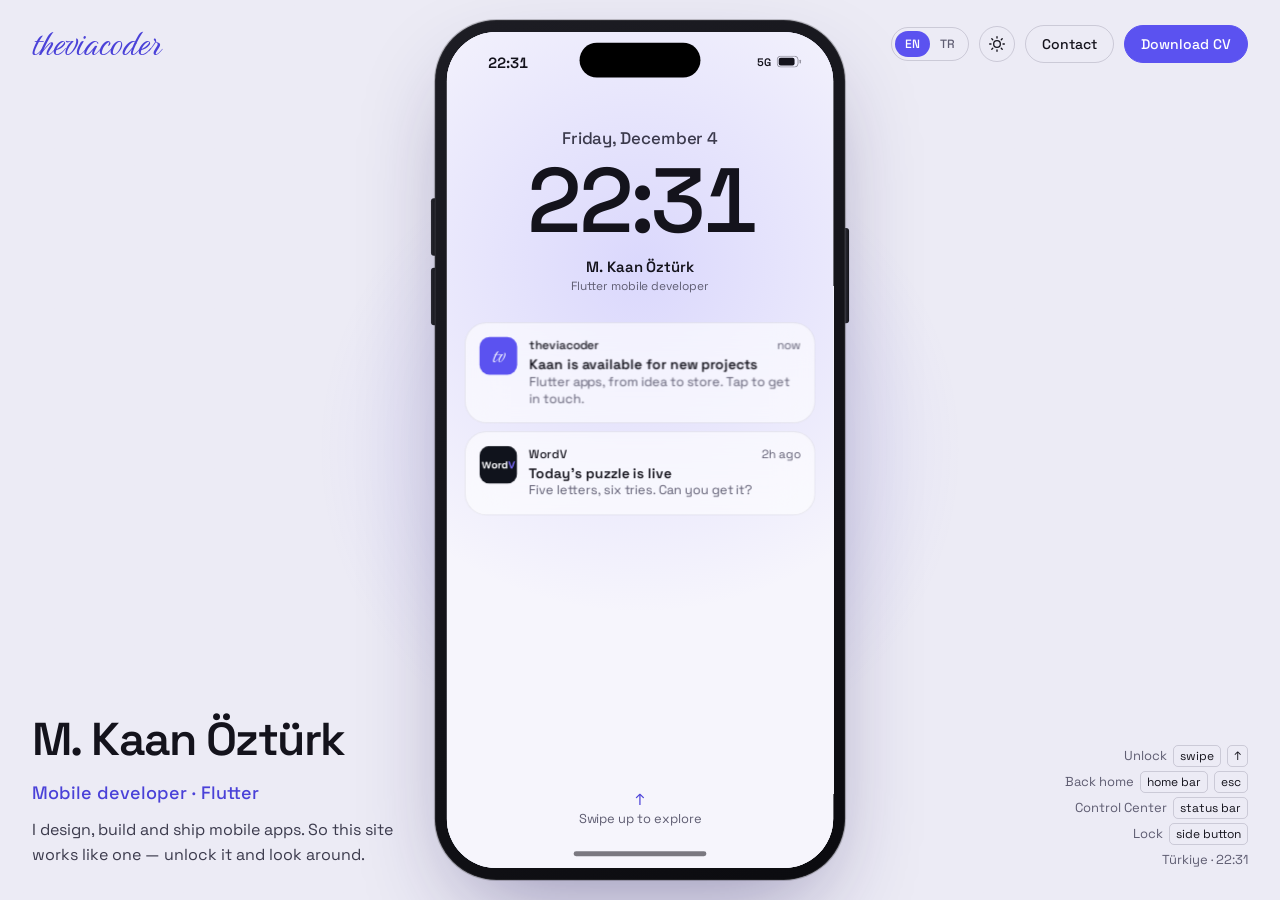
<file: index.html>
<!doctype html>
<html lang="en">
<head>
<meta charset="utf-8" />
<meta name="viewport" content="width=device-width, initial-scale=1, viewport-fit=cover" />
<title>M. Kaan Öztürk — Flutter Mobile Developer</title>
<meta name="description" content="M. Kaan Öztürk — Flutter mobile developer from Türkiye. Multi-tenant SaaS platforms, enterprise client apps and games on Google Play. This site works like a phone: unlock it and look around." />
<link rel="canonical" href="https://theviacoder.com/" />
<meta property="og:type" content="website" />
<meta property="og:url" content="https://theviacoder.com/" />
<meta property="og:title" content="M. Kaan Öztürk — Flutter Mobile Developer" />
<meta property="og:description" content="I design, build and ship mobile apps. So this site works like one — unlock it and look around." />
<meta property="og:image" content="https://theviacoder.com/assets/image/profile.jpg" />
<meta name="twitter:card" content="summary" />
<meta name="theme-color" content="#07070b" />
<link rel="icon" href="data:image/svg+xml,<svg xmlns='http://www.w3.org/2000/svg' viewBox='0 0 64 64'><rect width='64' height='64' rx='14' fill='%236c63ff'/><text x='32' y='43' font-family='Georgia,serif' font-style='italic' font-size='30' fill='white' text-anchor='middle'>tv</text></svg>" />
<script type="application/ld+json">
{
  "@context": "https://schema.org",
  "@type": "Person",
  "name": "M. Kaan Öztürk",
  "jobTitle": "Flutter Mobile Developer",
  "url": "https://theviacoder.com/",
  "email": "mailto:kaanoztrrk411@gmail.com",
  "address": { "@type": "PostalAddress", "addressCountry": "TR" },
  "sameAs": ["https://github.com/kaanoztrrk", "https://instagram.com/kaanoztrrk", "https://medium.com/@kaanoztrrk411"]
}
</script>
<!-- Tema ve dil, sayfa çizilmeden önce ayarlanır (yanıp sönmeyi önler) -->
<script>
  (function () {
    var d = document.documentElement;
    d.setAttribute("data-theme", localStorage.getItem("theme") ||
      (matchMedia("(prefers-color-scheme: light)").matches ? "light" : "dark"));
    var lang = localStorage.getItem("lang") ||
      ((navigator.language || "").toLowerCase().indexOf("tr") === 0 ? "tr" : "en");
    d.setAttribute("lang", lang);
  })();
</script>
<link rel="preconnect" href="https://fonts.googleapis.com" />
<link rel="preconnect" href="https://fonts.gstatic.com" crossorigin />
<link href="https://fonts.googleapis.com/css2?family=Space+Grotesk:wght@400;500;600;700&family=Birthstone&display=swap" rel="stylesheet" />
<link rel="stylesheet" href="assets/css/style.css" />
<noscript>
  <style>
    body { overflow: auto; }
    .stage, .side, .top-actions, .backdrop, .grain { display: none !important; }
    .top { position: static; }
    .pages { display: block; max-width: 640px; margin: 0 auto; padding: 24px; }
    .pages .page { padding: 32px 0; border-bottom: 1px solid var(--line); }
  </style>
</noscript>
</head>
<body>
  <div class="backdrop"></div>
  <div class="grain"></div>

  <header class="top">
    <button class="logo" id="logo" data-i18n-aria="aria.lock" aria-label="Lock the phone">theviacoder</button>
    <nav class="top-actions">
      <div class="seg" role="group" data-i18n-aria="cc.language" aria-label="Language">
        <button data-lang="en" aria-pressed="true">EN</button>
        <button data-lang="tr" aria-pressed="false">TR</button>
      </div>
      <button class="icon-btn" data-theme-toggle data-i18n-aria="aria.theme" aria-label="Toggle theme">
        <svg class="only-dark" viewBox="0 0 24 24" fill="none" stroke="currentColor" stroke-width="2" stroke-linecap="round" stroke-linejoin="round"><path d="M21 12.79A9 9 0 1 1 11.21 3 7 7 0 0 0 21 12.79z"/></svg>
        <svg class="only-light" viewBox="0 0 24 24" fill="none" stroke="currentColor" stroke-width="2" stroke-linecap="round"><circle cx="12" cy="12" r="5"/><path d="M12 1v2M12 21v2M4.2 4.2l1.4 1.4M18.4 18.4l1.4 1.4M1 12h2M21 12h2M4.2 19.8l1.4-1.4M18.4 5.6l1.4-1.4"/></svg>
      </button>
      <a class="pill" href="#contact" data-i18n="nav.contact">Contact</a>
      <a class="pill solid" href="assets/cv/kaan_ozturk_cv.pdf" download="Kaan-Ozturk-CV.pdf" data-i18n="cv">Download CV</a>
    </nav>
  </header>

  <aside class="side left">
    <h1>M. Kaan Öztürk</h1>
    <p class="role-line" data-i18n="side.eyebrow">Mobile developer · Flutter</p>
    <p data-i18n="side.intro">I design, build and ship mobile apps. So this site works like one — unlock it and look around.</p>
  </aside>

  <aside class="side right hints">
    <span><span data-i18n="hint.unlock">Unlock</span><kbd data-i18n="hint.swipe">swipe</kbd><kbd>↑</kbd></span>
    <span><span data-i18n="hint.home">Back home</span><kbd data-i18n="hint.bar">home bar</kbd><kbd>esc</kbd></span>
    <span><span data-i18n="hint.cc">Control Center</span><kbd data-i18n="hint.status">status bar</kbd></span>
    <span><span data-i18n="hint.lock">Lock</span><kbd data-i18n="hint.power">side button</kbd></span>
    <span>Türkiye · <span data-time>--:--</span></span>
  </aside>

  <div class="stage" id="stage">
    <div class="phone" id="phone">
      <span class="hw hw-vol1"></span>
      <span class="hw hw-vol2"></span>
      <button class="hw hw-power" id="power" data-i18n-aria="aria.lock" aria-label="Lock the phone"></button>

      <div class="screen" id="screen">
        <div class="wall"></div>
        <div class="island" id="island"></div>
        <div class="status" id="status" data-i18n-title="hint.cc" title="Control Center">
          <span data-time>--:--</span>
          <span class="sys">5G
            <svg viewBox="0 0 25 12" aria-hidden="true">
              <rect x=".5" y=".5" width="21" height="11" rx="3.5" fill="none" stroke="currentColor" opacity=".4" />
              <rect x="2" y="2" width="16" height="8" rx="2" fill="currentColor" id="battery" />
              <rect x="23" y="4" width="1.5" height="4" rx=".75" fill="currentColor" opacity=".4" />
            </svg>
          </span>
        </div>
        <div class="pull-zone" id="pullZone"></div>

        <!-- Kilit ekranı -->
        <div class="lock" id="lock" role="button" tabindex="0" data-i18n-aria="aria.unlock" aria-label="Unlock: swipe up, click or press Enter">
          <div class="lock-date" data-date></div>
          <div class="lock-time" data-time>--:--</div>
          <div class="lock-id"><b>M. Kaan Öztürk</b><span data-i18n="role">Flutter mobile developer</span></div>
          <div class="notifs">
            <button class="notif" data-open="contact">
              <span class="n-ic n-logo">tv</span>
              <span class="n-body">
                <span class="n-meta"><b>theviacoder</b><span data-i18n="n.now">now</span></span>
                <span class="n-t" style="display:block" data-i18n="n1.t">Kaan is available for new projects</span>
                <span class="n-d" style="display:block" data-i18n="n1.d">Flutter apps, from idea to store. Tap to get in touch.</span>
              </span>
            </button>
            <button class="notif" data-open="wordv">
              <span class="n-ic"><img src="assets/image/apps/wordv_image.png" alt="" /></span>
              <span class="n-body">
                <span class="n-meta"><b>WordV</b><span data-i18n="n.2h">2h ago</span></span>
                <span class="n-t" style="display:block" data-i18n="n2.t">Today's puzzle is live</span>
                <span class="n-d" style="display:block" data-i18n="n2.d">Five letters, six tries. Can you get it?</span>
              </span>
            </button>
          </div>
          <div class="lock-foot"><span class="arrow">↑</span><span data-i18n="lock.foot">Swipe up to explore</span></div>
        </div>

        <!-- Ana ekran -->
        <div class="home" id="home">
          <div class="widget" style="--i: 0">
            <div class="row">
              <span class="live"><span class="dot"></span><span data-i18n="available">Available for work</span></span>
              <button class="gear" id="gear" data-i18n-aria="hint.cc" aria-label="Control Center">
                <svg viewBox="0 0 24 24" fill="none" stroke="currentColor" stroke-width="1.8" stroke-linecap="round" stroke-linejoin="round"><path d="M4 6h10M18 6h2M4 12h4M12 12h8M4 18h12M20 18h0"/><circle cx="16" cy="6" r="2"/><circle cx="10" cy="12" r="2"/><circle cx="18" cy="18" r="2"/></svg>
              </button>
            </div>
            <h2>M. Kaan Öztürk</h2>
            <p data-i18n="widget.sub">Flutter developer · 4+ years · Türkiye</p>
          </div>
          <div class="label" data-i18n="projects">Projects</div>
          <nav class="grid" data-i18n-aria="projects" aria-label="Projects">
            <a class="tile" href="#jarly" data-app="jarly" style="--i:1"><span class="ic"><img src="assets/image/apps/jarly_image.png" alt="" /></span><span class="nm">Jarly</span></a>
            <a class="tile" href="#zeroly" data-app="zeroly" style="--i:2"><span class="ic"><img src="assets/image/apps/zeroly_image.png" alt="" /></span><span class="nm">Zeroly</span></a>
            <a class="tile" href="#pennyroom" data-app="pennyroom" style="--i:3"><span class="ic"><img src="assets/image/apps/pennyroom_image.png" alt="" /></span><span class="nm">Pennyroom</span></a>
            <a class="tile" href="#nexus" data-app="nexus" style="--i:3"><span class="ic"><img src="assets/image/apps/nexus_image.png" alt="" /></span><span class="nm">Nexus</span></a>
            <a class="tile" href="#salonup" data-app="salonup" style="--i:4"><span class="ic"><img src="assets/image/apps/salonup_image.png" alt="" /></span><span class="nm">SalonUp</span></a>
            <a class="tile" href="#fema" data-app="fema" style="--i:5"><span class="ic"><img src="assets/image/apps/fema_image.png" alt="" /></span><span class="nm">Fema LPG</span></a>
            <a class="tile" href="#wordv" data-app="wordv" style="--i:6"><span class="ic"><img src="assets/image/apps/wordv_image.png" alt="" /></span><span class="nm">WordV</span></a>
            <a class="tile" href="#poshtaua" data-app="poshtaua" style="--i:7"><span class="ic"><img src="assets/image/apps/poshtaua_image.png" alt="" /></span><span class="nm">Poshta UA</span></a>
            <a class="tile" href="#matchvest" data-app="matchvest" style="--i:8"><span class="ic"><img src="assets/image/apps/matchvest_image.png" alt="" /></span><span class="nm">MatchVest</span></a>
            <a class="tile" href="#nullnull" data-app="nullnull" style="--i:9"><span class="ic"><img src="assets/image/apps/nullnull_image.png" alt="" /></span><span class="nm">NullNull</span></a>
          </nav>
          <section class="widget soon-w" style="--i: 10" aria-labelledby="soonTitle">
            <h3 id="soonTitle" data-i18n="cta.soon">Coming soon to Google Play</h3>
            <a href="#zeroly"><img src="assets/image/apps/zeroly_image.png" alt="" /><span><b>Zeroly</b><span data-i18n="soon.zeroly">See the day your debt ends</span></span></a>
            <a href="#pennyroom"><img src="assets/image/apps/pennyroom_image.png" alt="" /><span><b>Pennyroom</b><span data-i18n="soon.pennyroom">A room that grows as you save</span></span></a>
          </section>
          <nav class="dock" aria-label="Menu">
            <a class="tile" href="#about" data-app="about" style="--i:10"><span class="ic" data-glyph="about"></span><span class="nm" data-i18n="app.about">About</span></a>
            <a class="tile" href="#skills" data-app="skills" style="--i:11"><span class="ic" data-glyph="skills"></span><span class="nm" data-i18n="app.skills">Skills</span></a>
            <a class="tile" href="#writing" data-app="writing" style="--i:12"><span class="ic" data-glyph="writing"></span><span class="nm" data-i18n="app.writing">Writing</span></a>
            <a class="tile" href="#contact" data-app="contact" style="--i:13"><span class="ic" data-glyph="contact"></span><span class="nm" data-i18n="app.contact">Contact</span></a>
          </nav>
        </div>

        <!-- Açılan uygulama -->
        <div class="app" id="app" role="dialog" aria-modal="true" aria-labelledby="appTitle">
          <button class="app-back" id="appBack">
            <svg viewBox="0 0 24 24" fill="none" stroke="currentColor" stroke-width="2.2" stroke-linecap="round" stroke-linejoin="round"><path d="m15 18-6-6 6-6"/></svg>
            <span data-i18n="back">Home</span>
          </button>
          <div class="app-scroll" id="appScroll" tabindex="-1"></div>
          <div class="app-bar" id="appBar"></div>
          <div class="edge" id="edge"></div>
        </div>

        <!-- Denetim Merkezi -->
        <div class="cc" id="cc" role="dialog" aria-modal="true" data-i18n-aria="hint.cc" aria-label="Control Center">
          <div class="cc-grid">
            <button class="cc-tile" data-theme-toggle>
              <span class="cc-ic">
                <svg class="only-dark" viewBox="0 0 24 24" fill="none" stroke="currentColor" stroke-width="2" stroke-linecap="round" stroke-linejoin="round"><path d="M21 12.79A9 9 0 1 1 11.21 3 7 7 0 0 0 21 12.79z"/></svg>
                <svg class="only-light" viewBox="0 0 24 24" fill="none" stroke="currentColor" stroke-width="2" stroke-linecap="round"><circle cx="12" cy="12" r="5"/><path d="M12 1v2M12 21v2M4.2 4.2l1.4 1.4M18.4 18.4l1.4 1.4M1 12h2M21 12h2M4.2 19.8l1.4-1.4M18.4 5.6l1.4-1.4"/></svg>
              </span>
              <span><span class="t" style="display:block" data-i18n="cc.appearance">Appearance</span><span class="s only-dark" data-i18n="cc.dark">Dark</span><span class="s only-light" data-i18n="cc.light">Light</span></span>
            </button>
            <div class="cc-tile">
              <span class="cc-ic"><svg viewBox="0 0 24 24" fill="none" stroke="currentColor" stroke-width="2" stroke-linecap="round" stroke-linejoin="round"><circle cx="12" cy="12" r="10"/><path d="M2 12h20M12 2a15 15 0 0 1 0 20M12 2a15 15 0 0 0 0 20"/></svg></span>
              <span><span class="t" style="display:block" data-i18n="cc.language">Language</span>
                <span class="seg" role="group" data-i18n-aria="cc.language" aria-label="Language" style="margin-top:6px;display:inline-flex">
                  <button data-lang="en" aria-pressed="true">EN</button>
                  <button data-lang="tr" aria-pressed="false">TR</button>
                </span>
              </span>
            </div>
            <button class="cc-tile wide" id="ccLock">
              <span class="cc-ic"><svg viewBox="0 0 24 24" fill="none" stroke="currentColor" stroke-width="2" stroke-linecap="round" stroke-linejoin="round"><rect x="4" y="11" width="16" height="10" rx="2"/><path d="M8 11V7a4 4 0 0 1 8 0v4"/></svg></span>
              <span><span class="t" style="display:block" data-i18n="cc.lock">Lock screen</span><span class="s" data-i18n="cc.lockSub">Back to the start</span></span>
            </button>
          </div>
          <p class="cc-hint" data-i18n="cc.hint">Swipe up or tap outside to close</p>
        </div>

        <button class="homebar" id="homebar" data-i18n-aria="aria.home" aria-label="Go home"></button>
      </div>
    </div>
  </div>

  <!-- ===== İçerik =====
       Uygulama ekranlarının asıl içeriği. Arama motorları burayı okur;
       bir ikon açıldığında JS ilgili sayfayı telefon ekranına kopyalar.
       .a-actions bloğu ekranın altındaki sabit butonlara taşınır. -->
  <main class="pages" id="pages">

    <article class="page" data-page="jarly">
      <div class="a-head">
        <div class="a-icon"><img src="assets/image/apps/jarly_image.png" alt="" /></div>
        <div><h2 class="a-name">Jarly</h2><div class="a-cat" data-i18n="cat.finance">Personal finance</div><span class="a-badge" data-i18n="badge.live">Live on Play</span></div>
      </div>
      <div class="a-sec"><h3 data-i18n="h.overview">Overview</h3>
        <p data-i18n="jarly.desc1">A budgeting app that gives you a method, not just a ledger. Pick a finance model — Six Jars, 50/30/20 or Pay Yourself First — and Jarly splits your income into its buckets, charging every expense to the right one.</p>
        <p data-i18n="jarly.desc2">The question it answers is not "what did I spend?" but "what is left in each bucket?" Fully offline: no account, no server, no ads.</p></div>
      <div class="a-sec"><h3 data-i18n="h.screens">Screens</h3>
        <div class="shots"><img src="assets/image/jarly/screen-1.webp" width="540" height="1169" loading="lazy" decoding="async" alt="Jarly: Give every dollar a job" /><img src="assets/image/jarly/screen-2.webp" width="540" height="1169" loading="lazy" decoding="async" alt="Jarly: see where your money goes" /><img src="assets/image/jarly/screen-3.webp" width="540" height="1169" loading="lazy" decoding="async" alt="Jarly: know what's left to spend this month" /><img src="assets/image/jarly/screen-4.webp" width="540" height="1169" loading="lazy" decoding="async" alt="Jarly: Six Jars buckets" /><img src="assets/image/jarly/screen-5.webp" width="540" height="1169" loading="lazy" decoding="async" alt="Jarly: pick a proven budget plan" /><img src="assets/image/jarly/screen-6.webp" width="540" height="1169" loading="lazy" decoding="async" alt="Jarly: make the split your own" /></div></div>
      <div class="a-sec"><h3 data-i18n="h.built">Built with</h3>
        <div class="chips"><span class="chip">Flutter</span><span class="chip">BLoC</span><span class="chip">Hive</span><span class="chip">Offline-first</span></div></div>
      <div class="a-actions"><a class="a-cta" href="jarly/"><span data-i18n="cta.site">Visit the Jarly site</span> ↗</a><a class="a-cta" href="https://play.google.com/store/apps/details?id=com.theviacoder.jarly" target="_blank" rel="noopener noreferrer"><span data-i18n="cta.play">Get it on Google Play</span> ↗</a></div>
    </article>

    <article class="page" data-page="zeroly">
      <div class="a-head">
        <div class="a-icon"><img src="assets/image/apps/zeroly_image.png" alt="" /></div>
        <div><h2 class="a-name">Zeroly</h2><div class="a-cat" data-i18n="cat.finance">Personal finance</div><span class="a-badge" data-i18n="badge.soon">Coming soon</span></div>
      </div>
      <div class="a-sec"><h3 data-i18n="h.overview">Overview</h3>
        <p data-i18n="zeroly.desc1">Most debt apps show what you owe. Zeroly shows the day it ends. Add your cards and loans, set what you can pay each month, and get one date: the month you'll be debt-free. Every payment you log moves it.</p>
        <p data-i18n="zeroly.desc2">Snowball or avalanche, recommended with the numbers behind it, a monthly list of what to pay, and a "What if?" slider for paying a little more. Works without an account; optional cloud backup and app lock, no ads.</p></div>
      <div class="a-sec"><h3 data-i18n="h.screens">Screens</h3>
        <div class="shots"><img src="assets/image/zeroly/screen-1.webp" width="540" height="1200" loading="lazy" decoding="async" alt="Zeroly: add the cards and loans you owe" /><img src="assets/image/zeroly/screen-2.webp" width="540" height="1200" loading="lazy" decoding="async" alt="Zeroly: snowball or avalanche, with the interest each one costs" /><img src="assets/image/zeroly/screen-3.webp" width="540" height="1200" loading="lazy" decoding="async" alt="Zeroly: your debt-free date and what to pay this month" /><img src="assets/image/zeroly/screen-4.webp" width="540" height="1200" loading="lazy" decoding="async" alt="Zeroly: what if you paid a little more each month" /></div></div>
      <div class="a-sec"><h3 data-i18n="h.built">Built with</h3>
        <div class="chips"><span class="chip">Flutter</span><span class="chip">BLoC</span><span class="chip">Hive</span><span class="chip">Firebase</span><span class="chip">Offline-first</span></div></div>
      <div class="a-actions"><a class="a-cta" href="zeroly/"><span data-i18n="cta.zsite">Visit the Zeroly site</span> ↗</a><span class="a-cta soon" aria-disabled="true" data-i18n="cta.soon">Coming soon to Google Play</span></div>
    </article>

    <article class="page" data-page="pennyroom">
      <div class="a-head">
        <div class="a-icon"><img src="assets/image/apps/pennyroom_image.png" alt="" /></div>
        <div><h2 class="a-name">Pennyroom</h2><div class="a-cat" data-i18n="cat.cozy">Cozy game for saving</div><span class="a-badge" data-i18n="badge.soon">Coming soon</span></div>
      </div>
      <div class="a-sec"><h3 data-i18n="h.overview">Overview</h3>
        <p data-i18n="pennyroom.desc1">A cozy saving game. Users save every week, earn coins and furnish a pixel-art home. Coins reward regularity rather than amount, so every saver progresses at the same pace.</p>
        <p data-i18n="pennyroom.desc2">Built with Flutter and Flame: an isometric room with depth sorting and pathfinding, a layered character system, a data-driven catalog and seasonal content. Fully offline; amounts are never shared.</p></div>
      <div class="a-sec"><h3 data-i18n="h.screens">Screens</h3>
        <div class="shots"><img src="assets/image/pennyroom/screen-room.png" width="540" height="1200" loading="lazy" decoding="async" alt="Pennyroom: your room" /><img src="assets/image/pennyroom/screen-jars.png" width="540" height="1200" loading="lazy" decoding="async" alt="Pennyroom: jars for a goal, a debt and an emergency fund" /><img src="assets/image/pennyroom/screen-shop.png" width="540" height="1200" loading="lazy" decoding="async" alt="Pennyroom: the shop in shelves" /><img src="assets/image/pennyroom/screen-wardrobe.png" width="540" height="1200" loading="lazy" decoding="async" alt="Pennyroom: the wardrobe" /></div></div>
      <div class="a-sec"><h3 data-i18n="h.built">Built with</h3>
        <div class="chips"><span class="chip">Flutter</span><span class="chip">Flame</span><span class="chip">BLoC</span><span class="chip">Drift</span><span class="chip">Offline-first</span></div></div>
      <div class="a-actions"><a class="a-cta" href="pennyroom/"><span data-i18n="cta.zsite">Visit the Pennyroom site</span> ↗</a><span class="a-cta soon" aria-disabled="true" data-i18n="cta.soon">Coming soon to Google Play</span></div>
    </article>

    <article class="page" data-page="nexus">
      <div class="a-head">
        <div class="a-icon"><img src="assets/image/apps/nexus_image.png" alt="" /></div>
        <div><h2 class="a-name">Nexus</h2><div class="a-cat" data-i18n="cat.assistant">Personal AI assistant</div><span class="a-badge" data-i18n="badge.personal">Personal project</span></div>
      </div>
      <div class="a-sec"><h3 data-i18n="h.overview">Overview</h3>
        <p data-i18n="nexus.desc1">My own Jarvis. Nexus lives on my phone: hold the power button and a panel slides up from the bottom. I talk or type in Turkish, and it answers out loud — the first sentence spoken, the details left on screen.</p>
        <p data-i18n="nexus.desc2">It knows my projects, my calendar and where I left off, and remembers what I tell it. When my PC is on, it hands coding work to Claude Code there: reading code, running tests, building and shipping its own updates to my phone.</p></div>
      <div class="a-sec rows">
        <div><span data-i18n="nx.open">Opens with</span><span data-i18n="nx.openVal">Power button</span></div>
        <div><span data-i18n="nx.voice">Voice</span><span data-i18n="nx.voiceVal">Turkish, streamed</span></div>
        <div><span data-i18n="nx.pc">On the PC</span><span data-i18n="nx.pcVal">Hands work to Claude Code</span></div>
        <div><span data-i18n="nx.mem">Memory</span><span data-i18n="nx.memVal">Shared by phone and PC</span></div>
        <div><span data-i18n="nx.learn">Learning</span><span data-i18n="nx.learnVal">Daily lessons, spaced review</span></div>
      </div>
      <div class="a-sec"><h3 data-i18n="h.built">Built with</h3>
        <div class="chips"><span class="chip">Flutter</span><span class="chip">Claude API</span><span class="chip">Claude Code</span><span class="chip">Python</span><span class="chip">Tailscale</span></div></div>
      <div class="a-actions"><span class="a-cta soon" aria-disabled="true" data-i18n="cta.private">Personal use only, not public</span></div>
    </article>

    <article class="page" data-page="salonup">
      <div class="a-head">
        <div class="a-icon"><img src="assets/image/apps/salonup_image.png" alt="" /></div>
        <div><h2 class="a-name">SalonUp</h2><div class="a-cat">B2B SaaS</div><span class="a-badge" data-i18n="badge.founder">Founder</span></div>
      </div>
      <div class="a-sec"><h3 data-i18n="h.overview">Overview</h3>
        <p data-i18n="salonup.desc">Multi-tenant SaaS for beauty salons and barbershops: appointments, customers, staff, inventory and subscriptions, with role-based access and real-time sync.</p></div>
      <div class="a-sec"><h3 data-i18n="h.built">Built with</h3>
        <div class="chips"><span class="chip">Flutter</span><span class="chip">Firebase</span><span class="chip">BLoC</span><span class="chip">Multi-tenant</span></div></div>
      <div class="a-actions"><a class="a-cta" href="https://salonup-f7909.web.app" target="_blank" rel="noopener noreferrer"><span data-i18n="cta.web">Open web app</span> ↗</a></div>
    </article>

    <article class="page" data-page="fema">
      <div class="a-head">
        <div class="a-icon"><img src="assets/image/apps/fema_image.png" alt="" /></div>
        <div><h2 class="a-name">Fema LPG</h2><div class="a-cat">ERP · B2B</div><span class="a-badge" data-i18n="badge.client">Client</span></div>
      </div>
      <div class="a-sec"><h3 data-i18n="h.overview">Overview</h3>
        <p data-i18n="fema.desc1">ERP and web platform for an LPG/CNG auto parts manufacturer with 280+ dealers: product catalog, stock and serial tracking, price lists, orders, production, and pre-accounting with invoices, cash and cheques.</p>
        <p data-i18n="fema.desc2">Includes a dealer portal for ordering, installation records and digital warranty certificates, plus a public site in Turkish, English, French and Arabic (RTL).</p></div>
      <div class="a-sec"><h3 data-i18n="h.built">Built with</h3>
        <div class="chips"><span class="chip">NestJS</span><span class="chip">PostgreSQL</span><span class="chip">Prisma</span><span class="chip">React</span><span class="chip">Docker</span></div></div>
      <div class="a-actions"><a class="a-cta" href="https://femalpg.com" target="_blank" rel="noopener noreferrer"><span data-i18n="cta.company">Visit company</span> ↗</a></div>
    </article>

    <article class="page" data-page="wordv">
      <div class="a-head">
        <div class="a-icon"><img src="assets/image/apps/wordv_image.png" alt="" /></div>
        <div><h2 class="a-name">WordV</h2><div class="a-cat" data-i18n="cat.puzzle">Daily puzzle game</div><span class="a-badge" data-i18n="badge.live">Live on Play</span></div>
      </div>
      <div class="a-sec"><h3 data-i18n="h.overview">Overview</h3>
        <p data-i18n="wordv.desc">Daily word puzzle in the spirit of Wordle. Daily and Levels modes, three themes (Dark / Light / Noir) and a one-time premium purchase.</p></div>
      <div class="a-sec"><h3 data-i18n="h.built">Built with</h3>
        <div class="chips"><span class="chip">Flutter</span><span class="chip">AdMob</span><span class="chip">RevenueCat</span></div></div>
      <div class="a-actions"><a class="a-cta" href="https://play.google.com/store/apps/details?id=com.theviacoder.wordv" target="_blank" rel="noopener noreferrer"><span data-i18n="cta.play">Get it on Google Play</span> ↗</a></div>
    </article>

    <article class="page" data-page="poshtaua">
      <div class="a-head">
        <div class="a-icon"><img src="assets/image/apps/poshtaua_image.png" alt="" /></div>
        <div><h2 class="a-name">Poshta UA</h2><div class="a-cat" data-i18n="cat.logistics">Logistics</div><span class="a-badge" data-i18n="badge.enterprise">Enterprise client</span></div>
      </div>
      <div class="a-sec"><h3 data-i18n="h.overview">Overview</h3>
        <p data-i18n="poshtaua.desc">Corporate mobile app for a Ukrainian logistics and delivery company: authentication, shipment tracking and production API integration.</p></div>
      <div class="a-sec"><h3 data-i18n="h.built">Built with</h3>
        <div class="chips"><span class="chip">Flutter</span><span class="chip">REST API</span><span class="chip">Enterprise</span></div></div>
      <div class="a-actions"><a class="a-cta" href="https://poshta.ua" target="_blank" rel="noopener noreferrer"><span data-i18n="cta.company">Visit company</span> ↗</a></div>
    </article>

    <article class="page" data-page="matchvest">
      <div class="a-head">
        <div class="a-icon"><img src="assets/image/apps/matchvest_image.png" alt="" /></div>
        <div><h2 class="a-name">MatchVest</h2><div class="a-cat">Hackathon</div><span class="a-badge" data-i18n="badge.first">1st place</span></div>
      </div>
      <div class="a-sec"><h3 data-i18n="h.overview">Overview</h3>
        <p data-i18n="matchvest.desc">Mobile MVP built at the Cube Incubation Hackathon in a defense-industry technopark. I was the Flutter developer on the team that took first place.</p></div>
      <div class="a-sec"><h3 data-i18n="h.built">Built with</h3>
        <div class="chips"><span class="chip">Flutter</span><span class="chip" data-i18n="chip.team">Team project</span><span class="chip">MVP</span></div></div>
      <div class="a-actions"><a class="a-cta" href="https://github.com/mrttyyldrm/matchvest" target="_blank" rel="noopener noreferrer"><span data-i18n="cta.github">View on GitHub</span> ↗</a></div>
    </article>

    <article class="page" data-page="nullnull">
      <div class="a-head">
        <div class="a-icon"><img src="assets/image/apps/nullnull_image.png" alt="" /></div>
        <div><h2 class="a-name">NullNull</h2><div class="a-cat" data-i18n="cat.client">Client project</div><span class="a-badge">v1.0</span></div>
      </div>
      <div class="a-sec"><h3 data-i18n="h.overview">Overview</h3>
        <p data-i18n="nullnull.desc">First version of the NullNull mobile app, built for a client with a focus on performance, clean architecture and a smooth experience.</p></div>
      <div class="a-sec"><h3 data-i18n="h.built">Built with</h3>
        <div class="chips"><span class="chip">Flutter</span><span class="chip">REST API</span><span class="chip">Firebase</span></div></div>
      <div class="a-actions"><a class="a-cta" href="https://play.google.com/store/apps/details?id=info.nullnull.app" target="_blank" rel="noopener noreferrer"><span data-i18n="cta.play">Get it on Google Play</span> ↗</a></div>
    </article>

    <article class="page" data-page="about">
      <img class="avatar" src="assets/image/profile.jpg" alt="M. Kaan Öztürk" />
      <div class="a-sec" style="margin-top:18px">
        <h2 class="big">M. Kaan Öztürk</h2>
        <div class="a-cat" data-i18n="role">Flutter mobile developer</div>
      </div>
      <div class="a-sec">
        <p data-i18n="about.p1">I design, build and ship Flutter apps end to end: UI, architecture, state management, APIs and the store release.</p>
        <p data-i18n="about.p2">My own products and client work, from multi-tenant SaaS platforms to puzzle games. I care about performance, modular code and apps that are still easy to change a year later.</p>
      </div>
      <div class="a-sec rows">
        <div><span data-i18n="row.based">Based in</span><span>Türkiye</span></div>
        <div><span data-i18n="row.focus">Focus</span><span data-i18n="row.focusVal">Flutter · Mobile</span></div>
        <div><span data-i18n="row.exp">Experience</span><span data-i18n="row.expVal">4+ years</span></div>
        <div><span data-i18n="row.shipped">Projects</span><span data-i18n="row.shippedVal">10 projects</span></div>
      </div>
      <div class="a-actions"><a class="a-cta" href="assets/cv/kaan_ozturk_cv.pdf" download="Kaan-Ozturk-CV.pdf"><span data-i18n="cv">Download CV</span> ↓</a></div>
    </article>

    <article class="page" data-page="skills">
      <div class="a-head">
        <div class="a-icon" data-glyph="skills"></div>
        <div><h2 class="a-name" data-i18n="app.skills">Skills</h2><div class="a-cat" data-i18n="skills.sub">What I work with every day</div></div>
      </div>
      <div class="a-sec"><h3 data-i18n="sk.core">Core</h3><div class="chips"><span class="chip">Flutter</span><span class="chip">Dart</span><span class="chip">BLoC / Cubit</span><span class="chip">Provider</span><span class="chip">GetX</span><span class="chip">Clean Architecture</span></div></div>
      <div class="a-sec"><h3 data-i18n="sk.data">Data &amp; backend</h3><div class="chips"><span class="chip">Firebase</span><span class="chip">REST API</span><span class="chip">Hive</span><span class="chip">SQLite</span><span class="chip">SharedPreferences</span></div></div>
      <div class="a-sec"><h3 data-i18n="sk.product">Product</h3><div class="chips"><span class="chip">Responsive UI</span><span class="chip">App publishing</span><span class="chip">AdMob</span><span class="chip">RevenueCat</span><span class="chip">Crashlytics</span><span class="chip">Analytics</span></div></div>
      <div class="a-sec"><h3 data-i18n="sk.tools">Tools</h3><div class="chips"><span class="chip">Git</span><span class="chip">GitHub</span><span class="chip">Figma</span><span class="chip">Android Studio</span><span class="chip">VS Code</span><span class="chip">Play Console</span></div></div>
      <div class="a-actions"><a class="a-cta" href="assets/cv/kaan_ozturk_cv.pdf" download="Kaan-Ozturk-CV.pdf"><span data-i18n="cv">Download CV</span> ↓</a></div>
    </article>

    <article class="page" data-page="writing">
      <div class="a-head">
        <div class="a-icon" data-glyph="writing"></div>
        <div><h2 class="a-name" data-i18n="app.writing">Writing</h2><div class="a-cat" data-i18n="writing.sub">Notes on Flutter and architecture</div></div>
      </div>
      <div class="a-sec list">
        <a href="https://medium.com/@kaanoztrrk411/flutterda-state-management-bloc-cubit-melez-yaklaşımı-cee910dad726" target="_blank" rel="noopener"><div class="lt" data-i18n="w1">State Management in Flutter: BLoC + Cubit Hybrid Approach</div><div class="lm"><span data-i18n="w.meta">Medium · in Turkish</span> · 2026 · 6 <span data-i18n="min">min</span> ↗</div></a>
        <a href="https://medium.com/@kaanoztrrk411/mvvm-bloc-ile-flutter-uygulaması-geliştirmenin-avantajları-03367701fe64" target="_blank" rel="noopener"><div class="lt" data-i18n="w2">Advantages of Developing Flutter Apps with MVVM + BLoC</div><div class="lm"><span data-i18n="w.meta">Medium · in Turkish</span> · 2026 · 7 <span data-i18n="min">min</span> ↗</div></a>
        <a href="https://medium.com/@kaanoztrrk411/flutterda-api-verisi-çekme-freezed-ve-bloc-ile-basit-adımlar-bfea69a87284" target="_blank" rel="noopener"><div class="lt" data-i18n="w3">Fetching API Data in Flutter with freezed and BLoC</div><div class="lm"><span data-i18n="w.meta">Medium · in Turkish</span> · 2024 · 7 <span data-i18n="min">min</span> ↗</div></a>
        <a href="https://medium.com/@kaanoztrrk411/kendi-widgetlerinizi-oluşturun-flutter-i̇çin-adım-adım-kılavuz-818520d98435" target="_blank" rel="noopener"><div class="lt" data-i18n="w4">Create Your Own Widgets: A Step-by-Step Guide</div><div class="lm"><span data-i18n="w.meta">Medium · in Turkish</span> · 2024 · 8 <span data-i18n="min">min</span> ↗</div></a>
        <a href="https://medium.com/@kaanoztrrk411/flutterda-navigasyon-i̇şlemleri-uygulama-içi-rota-yönetimi-1913b0e017a7" target="_blank" rel="noopener"><div class="lt" data-i18n="w5">Navigation in Flutter: In-App Route Management</div><div class="lm"><span data-i18n="w.meta">Medium · in Turkish</span> · 2024 · 8 <span data-i18n="min">min</span> ↗</div></a>
      </div>
      <div class="a-actions"><a class="a-cta" href="https://medium.com/@kaanoztrrk411" target="_blank" rel="noopener noreferrer"><span data-i18n="cta.medium">All posts on Medium</span> ↗</a></div>
    </article>

    <article class="page" data-page="contact">
      <div class="a-head">
        <div class="a-icon" data-glyph="contact"></div>
        <div><h2 class="a-name" data-i18n="app.contact">Contact</h2><div class="a-cat" data-i18n="contact.sub">Usually replies within a day</div></div>
      </div>
      <div class="a-sec"><div class="big" data-i18n="contact.big">Let's build something.</div>
        <p style="margin-top:10px" data-i18n="contact.p">A product idea, a client project or feedback on one of my apps — write me.</p></div>
      <div class="a-sec rows">
        <a href="mailto:kaanoztrrk411@gmail.com"><span data-i18n="row.email">Email</span><span>kaanoztrrk411@gmail.com</span></a>
        <a href="https://github.com/kaanoztrrk" target="_blank" rel="noopener"><span>GitHub</span><span>kaanoztrrk</span></a>
        <a href="https://x.com/theviacoder" target="_blank" rel="noopener"><span>X</span><span>@theviacoder</span></a>
        <a href="https://instagram.com/kaanoztrrk" target="_blank" rel="noopener"><span>Instagram</span><span>@kaanoztrrk</span></a>
      </div>
      <div class="a-actions">
        <a class="a-cta" href="mailto:kaanoztrrk411@gmail.com"><span data-i18n="cta.email">Send an email</span> ↗</a>
        <a class="a-cta ghost" href="assets/cv/kaan_ozturk_cv.pdf" download="Kaan-Ozturk-CV.pdf"><span data-i18n="cv">Download CV</span> ↓</a>
      </div>
    </article>
  </main>

  <script src="assets/js/main.js"></script>
</body>
</html>
</file>
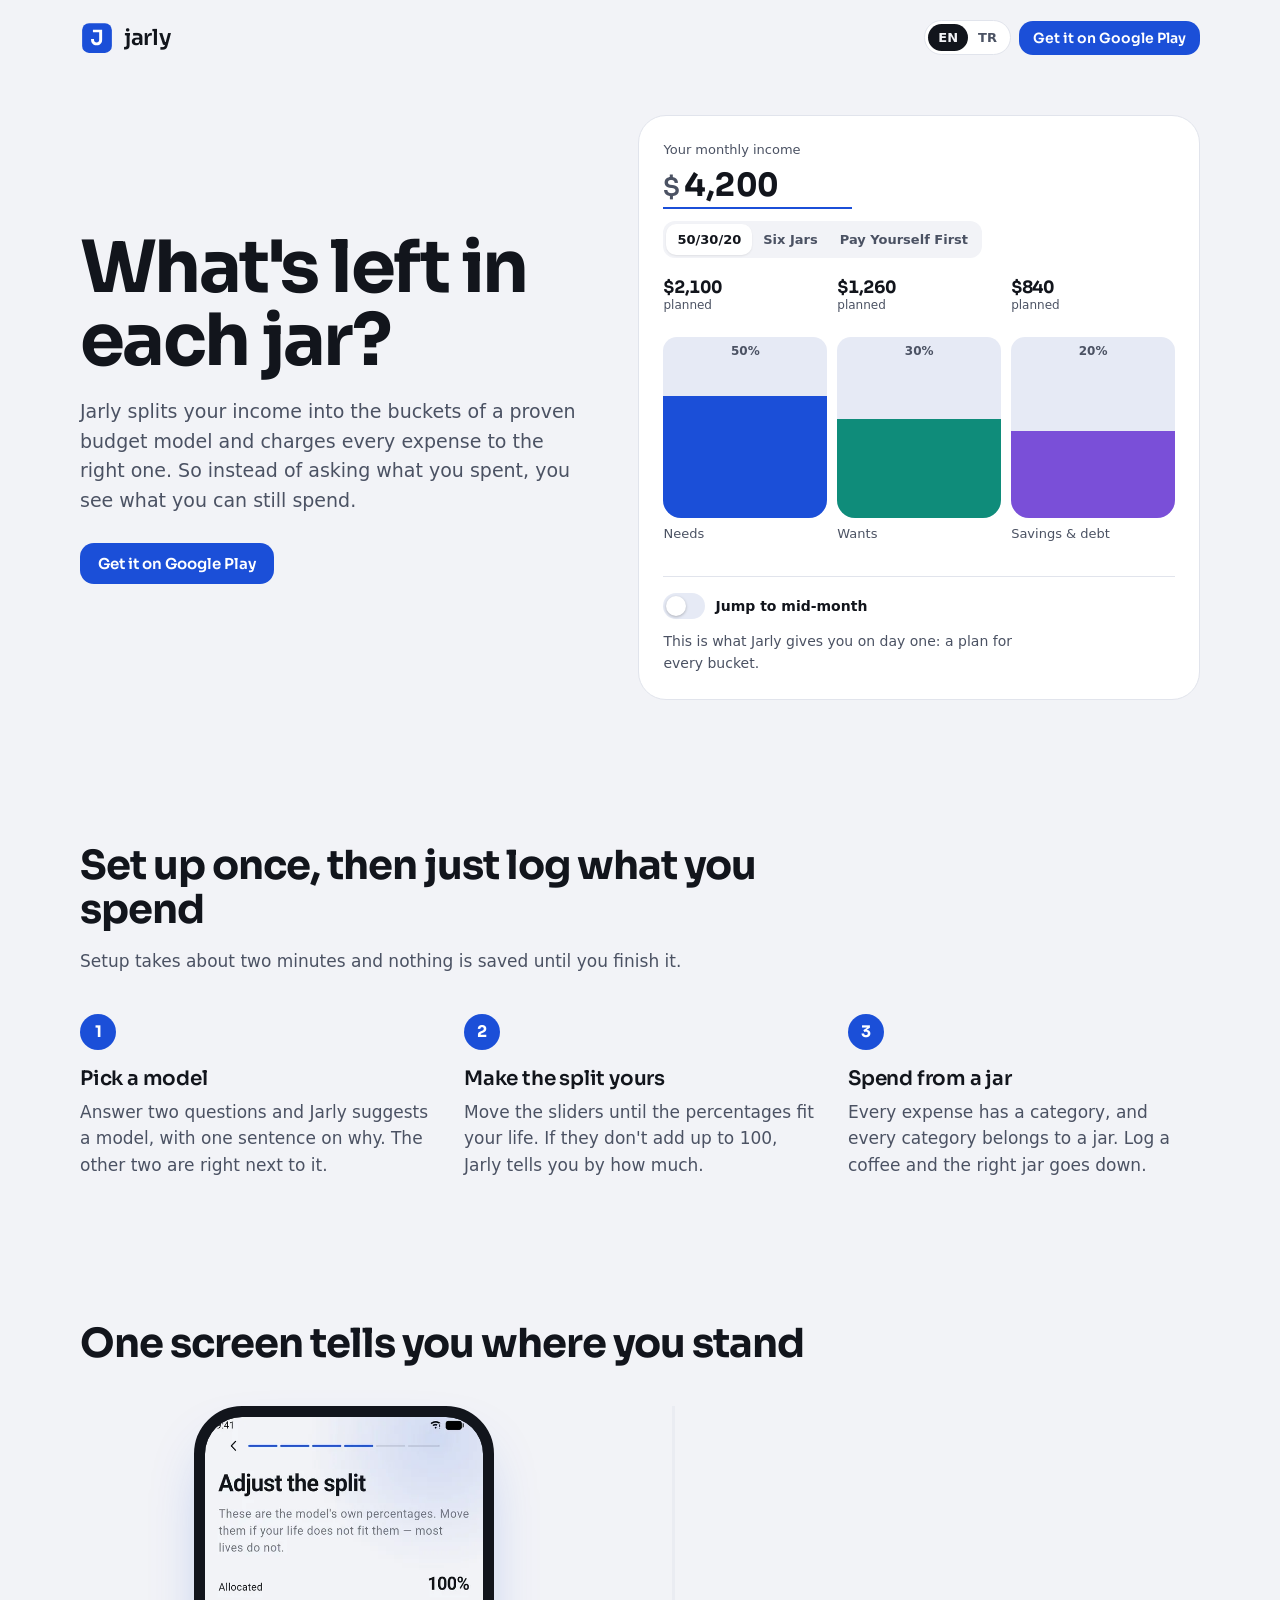
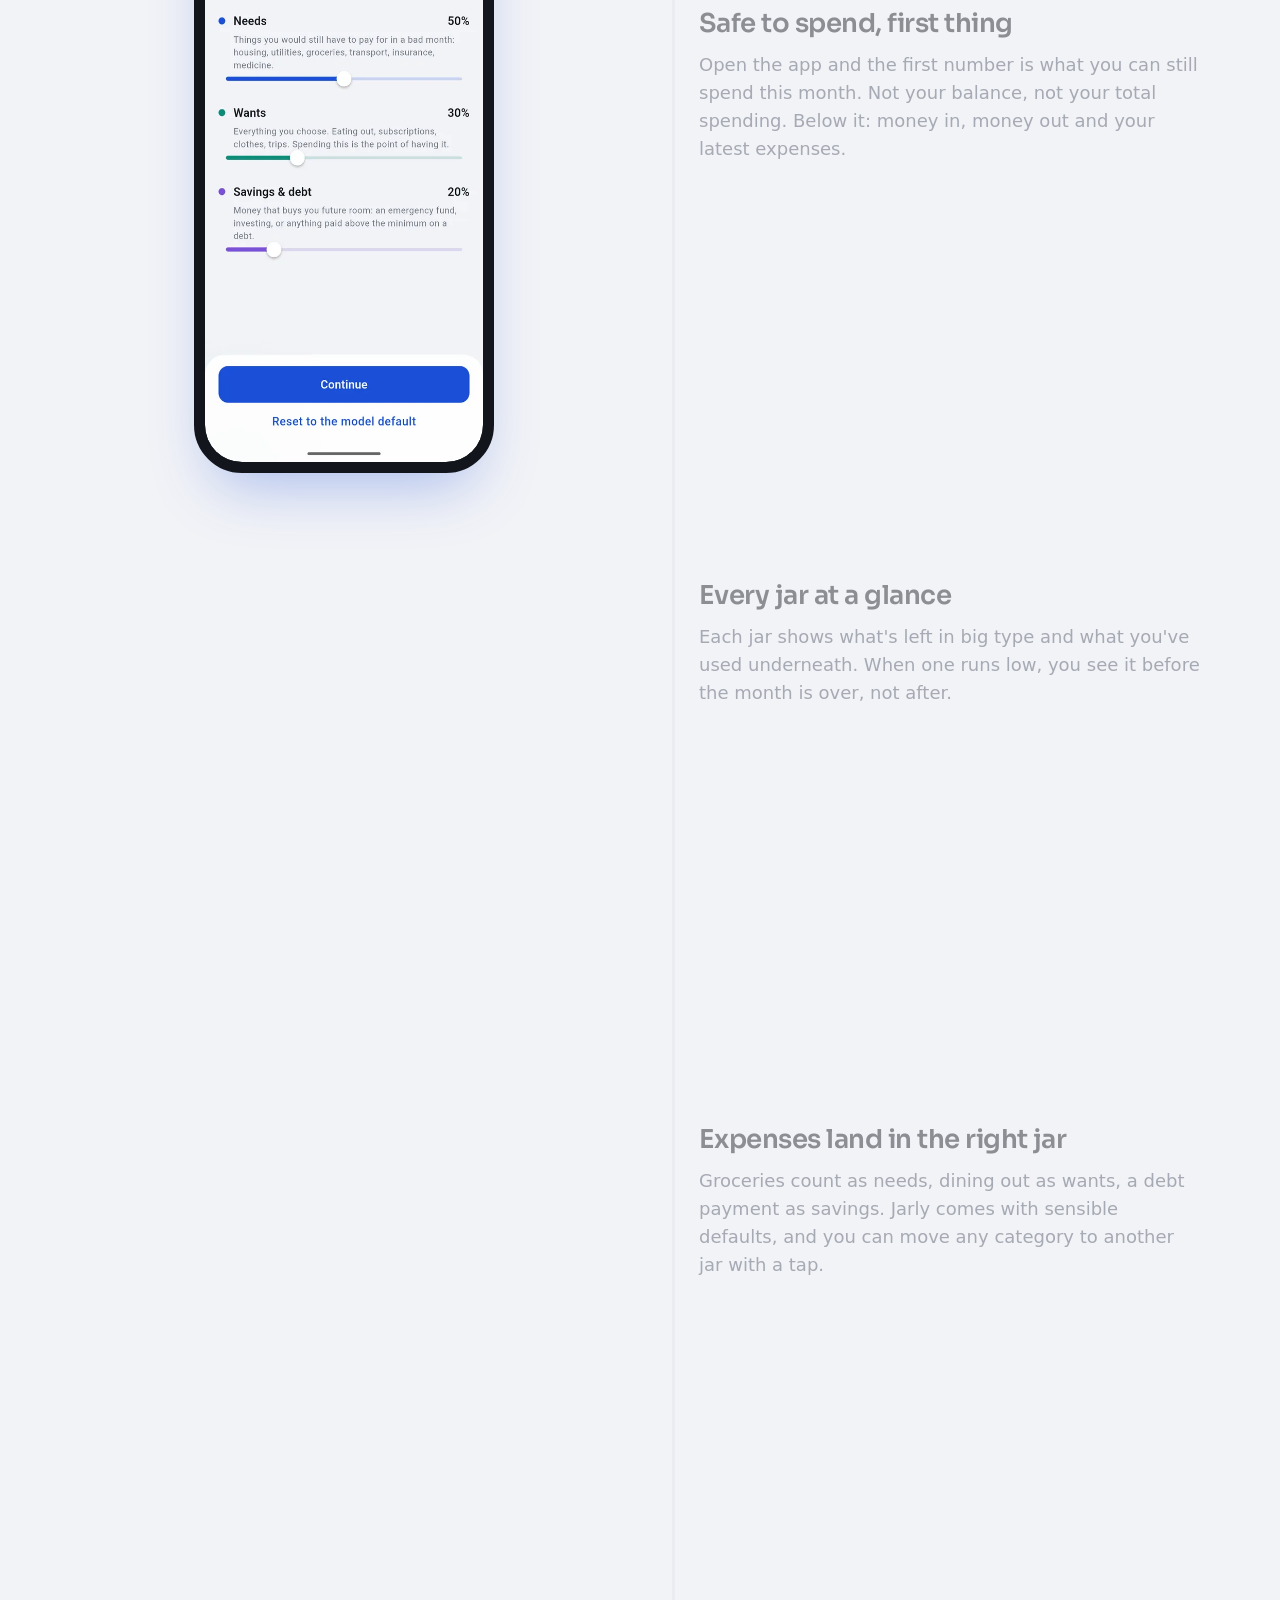
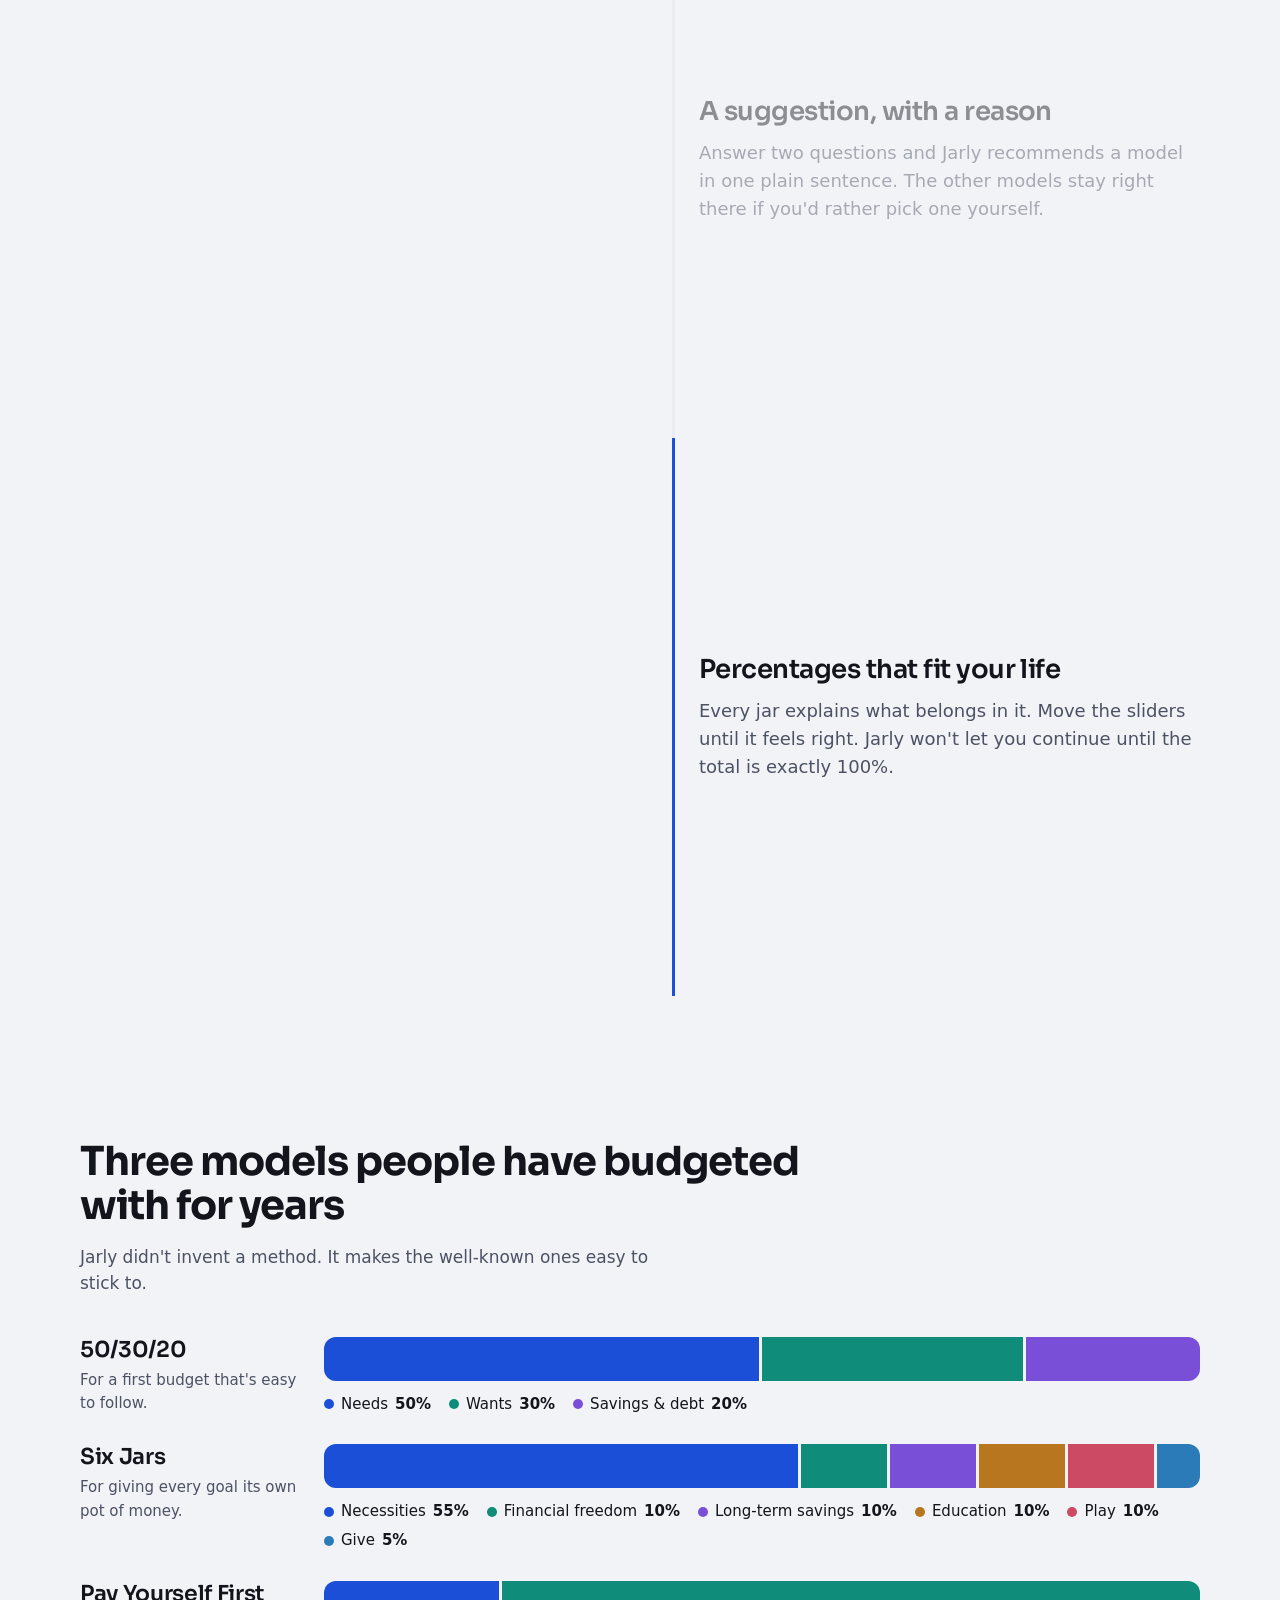
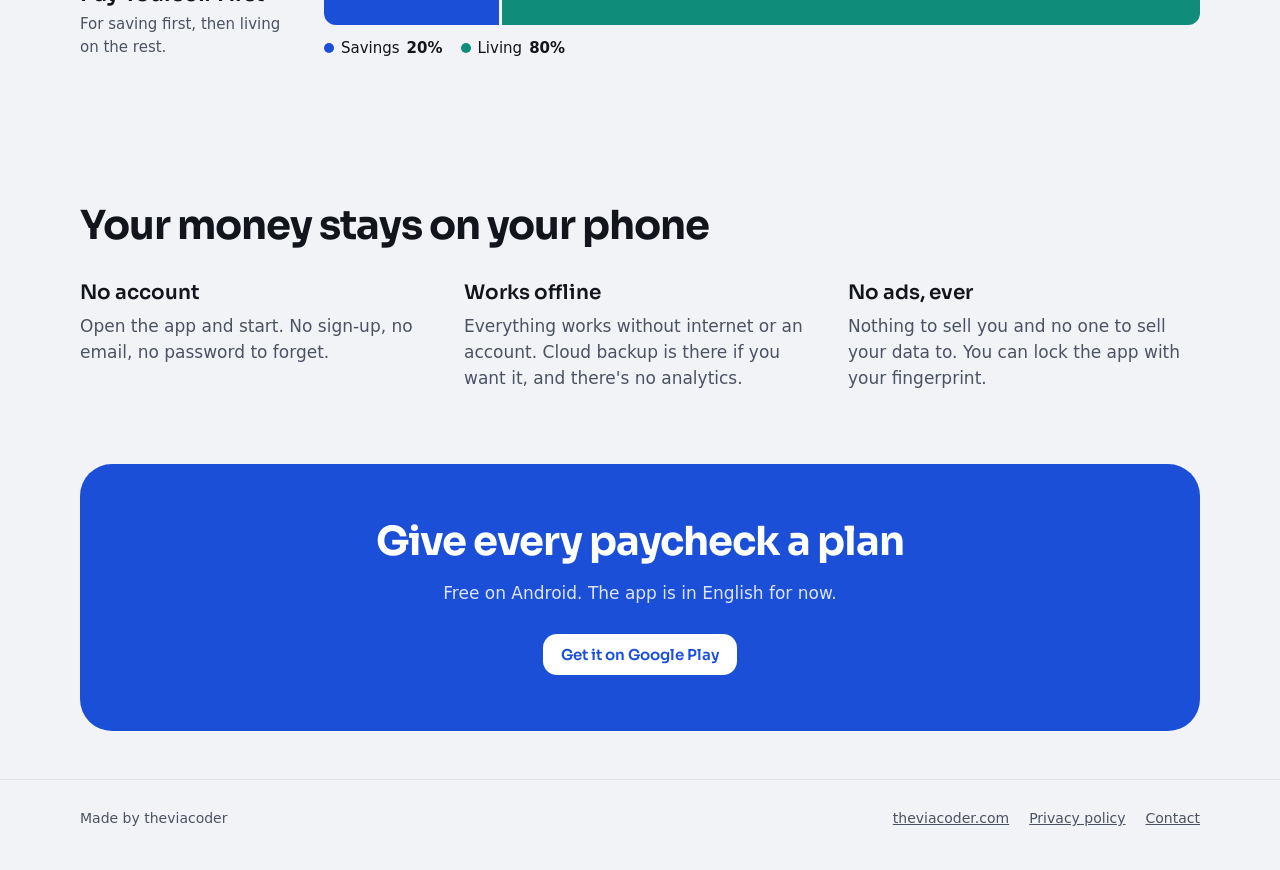
<file: jarly/index.html>
<!doctype html>
<html lang="en">
<head>
<meta charset="utf-8" />
<meta name="viewport" content="width=device-width, initial-scale=1" />
<title>Jarly — a budget with a method</title>
<meta name="description" content="Jarly splits your income into the buckets of a proven budget model — 50/30/20, Six Jars or Pay Yourself First — and shows what is left in each one. Offline, no account, no ads." />
<link rel="canonical" href="https://theviacoder.com/jarly/" />
<meta property="og:title" content="Jarly — what's left in each jar?" />
<meta property="og:description" content="A budgeting app that gives you a method, not just a ledger. Offline, no account, no ads." />
<meta property="og:url" content="https://theviacoder.com/jarly/" />
<meta property="og:image" content="https://theviacoder.com/assets/image/jarly/screen-1.webp" />
<meta name="theme-color" content="#1B4FD8" />
<link rel="icon" href="../assets/image/jarly/symbol.svg" type="image/svg+xml" />
<link rel="preconnect" href="https://fonts.googleapis.com" />
<link rel="preconnect" href="https://fonts.gstatic.com" crossorigin />
<link href="https://fonts.googleapis.com/css2?family=Sora:wght@400;600;700&display=swap" rel="stylesheet" />
<style>
:root {
  --blue: #1B4FD8;
  --blue-deep: #12379B;
  --ink: #12151C;
  --ink-2: #4B5263;
  --mist: #F2F3F7;
  --surface: #FFFFFF;
  --line: #E1E4EC;
  --track: #E6EAF5;
  --on-blue: #FFFFFF;
  --bezel: #12151C;
  --j0: #1B4FD8; --j1: #0F8C7A; --j2: #7A4FD8; --j3: #B8761F; --j4: #CC4A63; --j5: #2B7BB8;
  --display: "Sora", system-ui, sans-serif;
  --body: system-ui, -apple-system, "Segoe UI", Roboto, sans-serif;
}
@media (prefers-color-scheme: dark) {
  :root {
    --blue: #6C94FF; --blue-deep: #A9C0FF;
    --ink: #F4F6FA; --ink-2: #9BA3B4;
    --mist: #0B0D12; --surface: #16191F; --line: #262B36; --track: #232833;
    --on-blue: #0B0D12;
    --bezel: #2A2F3A;
    --j0: #6C94FF; --j1: #3FC7B0; --j2: #A98BFF; --j3: #E0A245; --j4: #FF8098; --j5: #5FAEE8;
  }
}
* { box-sizing: border-box; }
html { -webkit-text-size-adjust: 100%; }
body {
  margin: 0; background: var(--mist); color: var(--ink);
  font: 17px/1.55 var(--body);
}
img { max-width: 100%; display: block; }
a { color: inherit; }
:focus-visible { outline: 3px solid var(--blue); outline-offset: 3px; border-radius: 6px; }
.wrap { width: min(1120px, 100% - 32px); margin-inline: auto; }

/* Top bar */
.bar { display: flex; align-items: center; justify-content: space-between; padding: 20px 0; gap: 12px; }
.brand { display: flex; align-items: center; gap: 10px; text-decoration: none; font: 600 22px/1 var(--display); letter-spacing: -0.012em; }
.brand img { width: 34px; height: 34px; }
.bar-right { display: flex; align-items: center; gap: 8px; }
.lang { display: flex; background: var(--surface); border: 1px solid var(--line); border-radius: 999px; padding: 3px; }
.lang button { border: 0; background: none; color: var(--ink-2); font: 600 13px/1 var(--body); padding: 7px 10px; border-radius: 999px; cursor: pointer; }
.lang button[aria-pressed="true"] { background: var(--ink); color: var(--mist); }

.play {
  display: inline-flex; align-items: center; gap: 8px; text-decoration: none;
  background: var(--blue); color: var(--on-blue); font: 600 15px/1 var(--display);
  padding: 13px 18px; border-radius: 14px; white-space: nowrap;
}
.play[aria-disabled="true"] { background: var(--surface); color: var(--ink-2); border: 1px solid var(--line); cursor: default; }
.bar .play { padding: 10px 14px; font-size: 14px; }

/* Hero */
.hero { display: grid; grid-template-columns: 1fr 1.1fr; gap: 48px; align-items: center; padding: 40px 0 72px; }
.hero > * { min-width: 0; }
h1 { font: 700 clamp(40px, 6.4vw, 72px)/1.02 var(--display); letter-spacing: -0.035em; margin: 0 0 20px; }
.lede { font-size: 19px; color: var(--ink-2); max-width: 30em; margin: 0 0 28px; }

/* The splitter — the one bold thing on the page */
.split { background: var(--surface); border-radius: 28px; padding: 24px; border: 1px solid var(--line); }
.split-top { display: flex; flex-wrap: wrap; gap: 12px 16px; align-items: end; justify-content: space-between; margin-bottom: 20px; }
.income label { display: block; font-size: 13px; color: var(--ink-2); margin-bottom: 4px; }
.income-field { display: flex; align-items: baseline; gap: 4px; border-bottom: 2px solid var(--blue); }
.income-field span { font: 600 26px/1 var(--display); color: var(--ink-2); }
.income input {
  width: 7ch; border: 0; background: none; color: var(--ink); padding: 4px 0;
  font: 700 32px/1.1 var(--display); letter-spacing: -0.02em; font-variant-numeric: tabular-nums;
}
.income input:focus { outline: none; }
.models { display: flex; background: var(--mist); border-radius: 12px; padding: 3px; flex-wrap: wrap; }
.models button {
  border: 0; background: none; color: var(--ink-2); cursor: pointer;
  font: 600 13px/1 var(--body); padding: 9px 11px; border-radius: 10px;
}
.models button[aria-pressed="true"] { background: var(--surface); color: var(--ink); box-shadow: 0 1px 2px rgb(0 0 0 / .08); }

.jars { display: flex; gap: 10px; height: 280px; align-items: stretch; }
.jar { flex: 1 1 0; min-width: 0; display: flex; flex-direction: column; gap: 8px; }
.jar-amt { font: 700 17px/1.15 var(--display); letter-spacing: -0.02em; font-variant-numeric: tabular-nums; white-space: nowrap; overflow: hidden; text-overflow: ellipsis; }
.jar-amt small { display: block; font: 400 12px/1.3 var(--body); color: var(--ink-2); letter-spacing: 0; white-space: normal; min-height: 2.6em; }
.jar-glass { position: relative; flex: 1; border-radius: 14px 14px 18px 18px; background: var(--track); overflow: hidden; }
.jar-fill {
  position: absolute; inset: auto 0 0 0; height: 0; background: var(--c);
  transition: height .7s cubic-bezier(.2,.8,.2,1);
}
.jar-pct { position: absolute; top: 8px; left: 0; right: 0; text-align: center; font: 600 12px/1 var(--body); color: var(--ink-2); }
.jar-name { font-size: 13px; line-height: 1.25; color: var(--ink-2); min-height: 2.5em; }
.jars.many .jar-amt { font-size: 14px; }
.split-foot { display: flex; align-items: center; justify-content: space-between; gap: 12px; margin-top: 18px; padding-top: 16px; border-top: 1px solid var(--line); flex-wrap: wrap; }
.split-foot p { margin: 0; font-size: 14px; color: var(--ink-2); max-width: 26em; }
.toggle { display: inline-flex; align-items: center; gap: 10px; cursor: pointer; font: 600 14px/1.2 var(--body); }
.toggle input { appearance: none; width: 42px; height: 26px; border-radius: 999px; background: var(--track); position: relative; cursor: pointer; margin: 0; transition: background .2s; }
.toggle input::after { content: ""; position: absolute; top: 3px; left: 3px; width: 20px; height: 20px; border-radius: 50%; background: var(--surface); box-shadow: 0 1px 3px rgb(0 0 0 / .25); transition: transform .2s; }
.toggle input:checked { background: var(--blue); }
.toggle input:checked::after { transform: translateX(16px); }

/* Sections */
section { padding: 72px 0; }
h2 { font: 700 clamp(28px, 3.6vw, 40px)/1.1 var(--display); letter-spacing: -0.025em; margin: 0 0 16px; max-width: 20em; }
.sub { color: var(--ink-2); max-width: 36em; margin: 0 0 40px; }

.steps { list-style: none; padding: 0; margin: 0; display: grid; grid-template-columns: repeat(3, 1fr); gap: 32px; counter-reset: s; }
.steps li { counter-increment: s; }
.steps li::before { content: counter(s); display: grid; place-items: center; width: 36px; height: 36px; border-radius: 50%; background: var(--blue); color: var(--on-blue); font: 700 16px/1 var(--display); margin-bottom: 16px; }
.steps h3 { font: 600 20px/1.25 var(--display); margin: 0 0 8px; letter-spacing: -0.01em; }
.steps p { margin: 0; color: var(--ink-2); }

/* Screen tour: a phone that changes with the text beside it */
.tour { display: grid; grid-template-columns: 1fr 1fr; gap: 64px; margin-top: 40px; }
.tour-phone { position: sticky; top: max(24px, calc(50vh - 330px)); align-self: start; display: flex; justify-content: center; }
.phone {
  position: relative; width: 300px; aspect-ratio: 540 / 1200;
  border: 11px solid var(--bezel); border-radius: 48px; background: var(--bezel);
  box-shadow: 0 30px 60px -20px rgb(27 79 216 / .35);
  overflow: hidden;
}
.phone img { position: absolute; inset: 0; width: 100%; height: 100%; border-radius: 37px; opacity: 0; transition: opacity .35s ease; }
.phone img.on { opacity: 1; }
.tour-steps { display: flex; flex-direction: column; }
.tour-step {
  all: unset; box-sizing: border-box; cursor: pointer; display: flex; flex-direction: column; justify-content: center;
  min-height: 62vh; padding: 0 0 0 24px; border-left: 3px solid var(--line);
  transition: border-color .3s, opacity .3s; opacity: .45;
}
.tour-step[aria-pressed="true"] { opacity: 1; border-left-color: var(--blue); }
.tour-step:focus-visible { outline: 3px solid var(--blue); outline-offset: 4px; }
.tour-step h3 { font: 600 26px/1.2 var(--display); letter-spacing: -0.02em; margin: 0 0 12px; color: var(--ink); }
.tour-step p { margin: 0; color: var(--ink-2); font-size: 18px; max-width: 28em; }

.modelrows { display: grid; gap: 28px; }
.mrow { display: grid; grid-template-columns: 220px 1fr; gap: 24px; align-items: start; }
.mrow h3 { font: 600 22px/1.2 var(--display); margin: 0 0 6px; letter-spacing: -0.015em; }
.mrow .who { margin: 0; color: var(--ink-2); font-size: 15px; }
.stack { display: flex; height: 44px; border-radius: 12px; overflow: hidden; gap: 3px; }
.stack span { background: var(--c); }
.keys { display: flex; flex-wrap: wrap; gap: 6px 18px; margin: 12px 0 0; padding: 0; list-style: none; font-size: 15px; }
.keys li { display: flex; align-items: center; gap: 7px; }
.keys li::before { content: ""; width: 10px; height: 10px; border-radius: 50%; background: var(--c); }
.keys b { font-weight: 600; font-variant-numeric: tabular-nums; }

.promise { margin-top: 32px; display: grid; grid-template-columns: repeat(3, 1fr); gap: 32px; }
.promise h3 { font: 600 20px/1.25 var(--display); margin: 0 0 8px; }
.promise p { margin: 0; color: var(--ink-2); }

.end { background: var(--blue); color: var(--on-blue); border-radius: 32px; padding: 56px 40px; text-align: center; margin-bottom: 48px; }
.end h2 { margin-inline: auto; }
.end p { margin: 0 auto 28px; max-width: 30em; opacity: .85; }
.end .play { background: var(--on-blue); color: var(--blue); }
.end .play[aria-disabled="true"] { border: 0; }

footer { border-top: 1px solid var(--line); padding: 28px 0 40px; font-size: 14px; color: var(--ink-2); }
footer .wrap { display: flex; flex-wrap: wrap; gap: 12px 24px; justify-content: space-between; }
footer nav { display: flex; flex-wrap: wrap; gap: 8px 20px; }

@media (max-width: 880px) {
  .hero { grid-template-columns: 1fr; gap: 32px; padding-top: 16px; }
  .steps, .promise { grid-template-columns: 1fr; gap: 28px; }
  .mrow { grid-template-columns: 1fr; gap: 12px; }
  .tour { grid-template-columns: 1fr; gap: 28px; margin-top: 28px; }
  .tour-phone { position: static; }
  .tour-step { min-height: 0; padding: 16px 0 16px 18px; }
  .tour-step h3 { font-size: 20px; margin-bottom: 6px; }
  .tour-step p { font-size: 16px; }
  .tour-step[aria-pressed="false"] p { display: none; }
  section { padding: 56px 0; }
}
@media (max-width: 520px) {
  .bar .play { display: none; }
  .split { padding: 18px; border-radius: 22px; }
  .jars { gap: 6px; height: 240px; }
  .jars.many .jar-amt { font-size: 12px; }
  .jars.many .jar-amt small { display: none; }
  .jar-name { font-size: 11.5px; }
  .phone { width: 250px; border-width: 9px; border-radius: 40px; }
  .phone img { border-radius: 31px; }
  .end { padding: 44px 22px; }
}
@media (prefers-reduced-motion: reduce) {
  .jar-fill, .toggle input, .toggle input::after, .phone img, .tour-step { transition: none; }
}
</style>
</head>
<body>
<div class="wrap">
  <header class="bar">
    <a class="brand" href="./"><img src="../assets/image/jarly/symbol.svg" alt="" />jarly</a>
    <div class="bar-right">
      <div class="lang" role="group" aria-label="Language">
        <button type="button" data-lang="en" aria-pressed="true">EN</button>
        <button type="button" data-lang="tr" aria-pressed="false">TR</button>
      </div>
      <a class="play" data-play href="#"></a>
    </div>
  </header>

  <main>
    <div class="hero">
      <div>
        <h1 data-i18n="hero.title">What's left in each jar?</h1>
        <p class="lede" data-i18n="hero.lede">Jarly splits your income into the buckets of a proven budget model and charges every expense to the right one. So instead of asking what you spent, you see what you can still spend.</p>
        <a class="play" data-play href="#"></a>
      </div>

      <div class="split" aria-label="Try the split">
        <div class="split-top">
          <div class="income">
            <label for="income" data-i18n="split.income">Your monthly income</label>
            <div class="income-field"><span data-cur>$</span><input id="income" inputmode="numeric" autocomplete="off" value="4,200" /></div>
          </div>
          <div class="models" role="group" aria-label="Budget model">
            <button type="button" data-model="0" aria-pressed="true">50/30/20</button>
            <button type="button" data-model="1" aria-pressed="false" data-i18n="m1.name">Six Jars</button>
            <button type="button" data-model="2" aria-pressed="false" data-i18n="m2.name">Pay Yourself First</button>
          </div>
        </div>
        <div class="jars" id="jars" aria-live="polite"></div>
        <div class="split-foot">
          <label class="toggle"><input type="checkbox" id="mid" /> <span data-i18n="split.mid">Jump to mid-month</span></label>
          <p id="split-note" data-i18n="split.note">This is what Jarly gives you on day one: a plan for every bucket.</p>
        </div>
      </div>
    </div>

    <section>
      <h2 data-i18n="how.title">Set up once, then just log what you spend</h2>
      <p class="sub" data-i18n="how.sub">Setup takes about two minutes and nothing is saved until you finish it.</p>
      <ol class="steps">
        <li><h3 data-i18n="how.1.t">Pick a model</h3><p data-i18n="how.1.p">Answer two questions and Jarly suggests a model, with one sentence on why. The other two are right next to it.</p></li>
        <li><h3 data-i18n="how.2.t">Make the split yours</h3><p data-i18n="how.2.p">Move the sliders until the percentages fit your life. If they don't add up to 100, Jarly tells you by how much.</p></li>
        <li><h3 data-i18n="how.3.t">Spend from a jar</h3><p data-i18n="how.3.p">Every expense has a category, and every category belongs to a jar. Log a coffee and the right jar goes down.</p></li>
      </ol>
    </section>

    <section>
      <h2 data-i18n="shots.title">One screen tells you where you stand</h2>
      <div class="tour">
        <div class="tour-phone">
          <div class="phone" aria-hidden="true">
            <img class="on" src="../assets/image/jarly/app-home.webp" width="540" height="1200" decoding="async" alt="" />
            <img src="../assets/image/jarly/app-jars.webp" width="540" height="1200" loading="lazy" decoding="async" alt="" />
            <img src="../assets/image/jarly/app-categories.webp" width="540" height="1200" loading="lazy" decoding="async" alt="" />
            <img src="../assets/image/jarly/app-models.webp" width="540" height="1200" loading="lazy" decoding="async" alt="" />
            <img src="../assets/image/jarly/app-split.webp" width="540" height="1200" loading="lazy" decoding="async" alt="" />
          </div>
        </div>
        <div class="tour-steps">
          <button type="button" class="tour-step" aria-pressed="true">
            <h3 data-i18n="t1.t">Safe to spend, first thing</h3>
            <p data-i18n="t1.p">Open the app and the first number is what you can still spend this month. Not your balance, not your total spending. Below it: money in, money out and your latest expenses.</p>
          </button>
          <button type="button" class="tour-step" aria-pressed="false">
            <h3 data-i18n="t2.t">Every jar at a glance</h3>
            <p data-i18n="t2.p">Each jar shows what's left in big type and what you've used underneath. When one runs low, you see it before the month is over, not after.</p>
          </button>
          <button type="button" class="tour-step" aria-pressed="false">
            <h3 data-i18n="t3.t">Expenses land in the right jar</h3>
            <p data-i18n="t3.p">Groceries count as needs, dining out as wants, a debt payment as savings. Jarly comes with sensible defaults, and you can move any category to another jar with a tap.</p>
          </button>
          <button type="button" class="tour-step" aria-pressed="false">
            <h3 data-i18n="t4.t">A suggestion, with a reason</h3>
            <p data-i18n="t4.p">Answer two questions and Jarly recommends a model in one plain sentence. The other models stay right there if you'd rather pick one yourself.</p>
          </button>
          <button type="button" class="tour-step" aria-pressed="false">
            <h3 data-i18n="t5.t">Percentages that fit your life</h3>
            <p data-i18n="t5.p">Every jar explains what belongs in it. Move the sliders until it feels right. Jarly won't let you continue until the total is exactly 100%.</p>
          </button>
        </div>
      </div>
    </section>

    <section>
      <h2 data-i18n="models.title">Three models people have budgeted with for years</h2>
      <p class="sub" data-i18n="models.sub">Jarly didn't invent a method. It makes the well-known ones easy to stick to.</p>
      <div class="modelrows" id="modelrows"></div>
    </section>

    <section>
      <h2 data-i18n="promise.title">Your money stays on your phone</h2>
      <div class="promise">
        <div><h3 data-i18n="p1.t">No account</h3><p data-i18n="p1.p">Open the app and start. No sign-up, no email, no password to forget.</p></div>
        <div><h3 data-i18n="p2.t">Works offline</h3><p data-i18n="p2.p">Everything works without internet or an account. Cloud backup is there if you want it, and there's no analytics.</p></div>
        <div><h3 data-i18n="p3.t">No ads, ever</h3><p data-i18n="p3.p">Nothing to sell you and no one to sell your data to. You can lock the app with your fingerprint.</p></div>
      </div>
    </section>

    <div class="end">
      <h2 data-i18n="end.title">Give every paycheck a plan</h2>
      <p data-i18n="end.p">Free on Android. The app is in English for now.</p>
      <a class="play" data-play href="#"></a>
    </div>
  </main>
</div>

<footer>
  <div class="wrap">
    <span data-i18n="foot.by">Made by theviacoder</span>
    <nav>
      <a href="../" data-i18n="foot.home">theviacoder.com</a>
      <a href="https://kaanoztrrk.github.io/jarly-privacy/" data-i18n="foot.privacy">Privacy policy</a>
      <a href="mailto:kaanoztrrk411@gmail.com" data-i18n="foot.contact">Contact</a>
    </nav>
  </div>
</footer>

<script>
// Flip to true once Jarly is live on Google Play.
const LIVE = true;
const PLAY_URL = "https://play.google.com/store/apps/details?id=com.theviacoder.jarly";

const MODELS = [
  { name: "50/30/20", who: { en: "For a first budget that's easy to follow.", tr: "Takip etmesi kolay ilk bütçe için." },
    jars: [[50, "Needs", "İhtiyaç"], [30, "Wants", "İstek"], [20, "Savings & debt", "Tasarruf ve borç"]] },
  { name: "Six Jars", tr: "6 Kavanoz", who: { en: "For giving every goal its own pot of money.", tr: "Her hedefe ayrı bir para kabı açmak için." },
    jars: [[55, "Necessities", "Zorunlu"], [10, "Financial freedom", "Finansal özgürlük"], [10, "Long-term savings", "Uzun vade"], [10, "Education", "Eğitim"], [10, "Play", "Eğlence"], [5, "Give", "Bağış"]] },
  { name: "Pay Yourself First", tr: "Önce Kendine Öde", who: { en: "For saving first, then living on the rest.", tr: "Önce biriktirip kalanla yaşamak için." },
    jars: [[20, "Savings", "Tasarruf"], [80, "Living", "Yaşam"]] },
];
// Share of each jar already spent by mid-month, by position.
const SPENT = [0.58, 0.41, 0.12, 0.3, 0.72, 0.2];

const TR = {
  "hero.title": "Hangi kavanozda ne kaldı?",
  "hero.lede": "Jarly gelirini denenmiş bir bütçe modelinin kovalarına böler ve her harcamayı doğru kovadan düşer. Böylece ne harcadığını değil, daha ne kadar harcayabileceğini görürsün.",
  "split.income": "Aylık gelirin",
  "m1.name": "6 Kavanoz",
  "m2.name": "Önce Kendine Öde",
  "split.mid": "Ayın ortasına geç",
  "split.note": "Jarly'nin ilk gün verdiği şey bu: her kova için bir plan.",
  "split.note.mid": "Ayın ortası. Kavanozlar harcadıkça azalıyor, büyük rakam her zaman kalan.",
  "how.title": "Bir kez kur, sonra sadece harcadığını gir",
  "how.sub": "Kurulum yaklaşık iki dakika sürüyor ve bitirene kadar hiçbir şey kaydedilmiyor.",
  "how.1.t": "Bir model seç",
  "how.1.p": "İki soruya cevap ver, Jarly sana bir model önersin ve nedenini bir cümleyle anlatsın. Diğer ikisi hemen yanında.",
  "how.2.t": "Oranları kendine göre ayarla",
  "how.2.p": "Yüzdeler hayatına uyana kadar kaydırıcıları oynat. Toplam 100 etmiyorsa Jarly kaç puan eksik ya da fazla olduğunu söyler.",
  "how.3.t": "Kavanozdan harca",
  "how.3.p": "Her harcamanın bir kategorisi, her kategorinin bir kavanozu var. Bir kahve gir, doğru kavanoz azalsın.",
  "shots.title": "Tek ekran nerede durduğunu söyler",
  "t1.t": "Önce harcanabilir tutar",
  "t1.p": "Uygulamayı açtığında ilk gördüğün sayı, bu ay daha ne kadar harcayabileceğin. Bakiyen değil, toplam harcaman değil. Altında gelen, giden ve son harcamaların.",
  "t2.t": "Bütün kavanozlar tek bakışta",
  "t2.p": "Her kavanoz kalan tutarı büyük, harcananı altında küçük gösterir. Biri azalmaya başlayınca bunu ay bitmeden görürsün, bittikten sonra değil.",
  "t3.t": "Harcamalar doğru kavanoza düşer",
  "t3.p": "Market ihtiyaca, dışarıda yemek isteğe, borç ödemesi tasarrufa sayılır. Jarly mantıklı varsayılanlarla gelir; istediğin kategoriyi tek dokunuşla başka kavanoza taşıyabilirsin.",
  "t4.t": "Gerekçesiyle bir öneri",
  "t4.p": "İki soruya cevap ver, Jarly sana tek ve sade bir cümleyle bir model önersin. Kendin seçmek istersen diğer modeller hemen orada.",
  "t5.t": "Hayatına uyan oranlar",
  "t5.p": "Her kavanoz içine neyin girdiğini anlatır. Kaydırıcıları içine sinene kadar oynat. Toplam tam %100 olmadan Jarly ilerlemene izin vermez.",
  "models.title": "İnsanların yıllardır kullandığı üç bütçe modeli",
  "models.sub": "Jarly yeni bir yöntem icat etmedi. Bilinenlere sadık kalmayı kolaylaştırıyor.",
  "promise.title": "Paran telefonunda kalır",
  "p1.t": "Hesap yok", "p1.p": "Uygulamayı aç ve başla. Kayıt yok, e-posta yok, unutulacak şifre yok.",
  "p2.t": "Çevrimdışı çalışır", "p2.p": "Her şey internetsiz ve hesapsız çalışır. İstersen bulut yedeği var; analitik yok.",
  "p3.t": "Reklam yok, hiçbir zaman", "p3.p": "Sana satacak bir şey ya da verini satacak biri yok. Uygulamayı parmak izinle kilitleyebilirsin.",
  "end.title": "Her maaşa bir plan ver",
  "end.p": "Android'de ücretsiz. Uygulama şimdilik İngilizce.",
  "foot.by": "theviacoder yapımı",
  "foot.privacy": "Gizlilik politikası",
  "foot.contact": "İletişim",
};
const EN_NOTE_MID = "Mid-month. Jars go down as you spend, and the big number is always what's left.";

const root = document.documentElement;
const $ = (s, el = document) => el.querySelector(s);
const $$ = (s, el = document) => [...el.querySelectorAll(s)];
let lang = "en";
try { lang = localStorage.getItem("lang") === "tr" ? "tr" : (localStorage.getItem("lang") ? "en" : (navigator.language || "").startsWith("tr") ? "tr" : "en"); } catch (e) {}
let model = 0;
let mid = false;

const EN = {};
$$("[data-i18n]").forEach((el) => { EN[el.dataset.i18n] = el.textContent; });

const money = (n) => new Intl.NumberFormat(lang === "tr" ? "tr-TR" : "en-US", {
  style: "currency", currency: lang === "tr" ? "TRY" : "USD", maximumFractionDigits: 0,
}).format(n);
const compact = (n) => new Intl.NumberFormat(lang === "tr" ? "tr-TR" : "en-US", {
  style: "currency", currency: lang === "tr" ? "TRY" : "USD", notation: "compact", maximumFractionDigits: 1,
}).format(n);
const parseIncome =() => Number($("#income").value.replace(/[^\d]/g, "")) || 0;
const formatInput = (n) => new Intl.NumberFormat(lang === "tr" ? "tr-TR" : "en-US").format(n);

function renderJars() {
  const income = parseIncome();
  const m = MODELS[model];
  const box = $("#jars");
  box.classList.toggle("many", m.jars.length > 3);
  if (box.children.length !== m.jars.length) {
    box.innerHTML = m.jars.map((_, i) => `
      <div class="jar" style="--c:var(--j${i})">
        <div class="jar-amt"></div>
        <div class="jar-glass"><div class="jar-fill"></div><span class="jar-pct"></span></div>
        <div class="jar-name"></div>
      </div>`).join("");
    void box.offsetHeight; // let the empty jars paint so the fill animates
  }
  m.jars.forEach(([pct, en, tr], i) => {
    const el = box.children[i];
    const plan = Math.round(income * pct / 100);
    const left = mid ? Math.round(plan * (1 - SPENT[i])) : plan;
    const tail = mid ? (lang === "tr" ? `kaldı · ${money(plan)} içinden` : `left of ${money(plan)}`)
                     : (lang === "tr" ? "planlandı" : "planned");
    const tight = m.jars.length > 3 && innerWidth <= 520;
    $(".jar-amt", el).innerHTML = `${tight ? compact(left) : money(left)}<small>${tail}</small>`;
    $(".jar-fill", el).style.height = (mid ? (1 - SPENT[i]) * 100 : 100) * (0.35 + pct / 100 * 0.65) + "%";
    $(".jar-pct", el).textContent = pct + "%";
    $(".jar-name", el).textContent = lang === "tr" ? tr : en;
  });
  $("#split-note").textContent = mid ? (lang === "tr" ? TR["split.note.mid"] : EN_NOTE_MID)
                                     : (lang === "tr" ? TR["split.note"] : EN["split.note"]);
}

function renderModels() {
  $("#modelrows").innerHTML = MODELS.map((m) => `
    <div class="mrow">
      <div><h3>${lang === "tr" && m.tr ? m.tr : m.name}</h3><p class="who">${m.who[lang]}</p></div>
      <div>
        <div class="stack" aria-hidden="true">${m.jars.map(([p], i) => `<span style="flex:${p};--c:var(--j${i})"></span>`).join("")}</div>
        <ul class="keys">${m.jars.map(([p, en, tr], i) => `<li style="--c:var(--j${i})">${lang === "tr" ? tr : en} <b>${p}%</b></li>`).join("")}</ul>
      </div>
    </div>`).join("");
}

function renderPlay() {
  $$("[data-play]").forEach((a) => {
    if (LIVE) {
      a.href = PLAY_URL; a.rel = "noopener"; a.removeAttribute("aria-disabled");
      a.textContent = lang === "tr" ? "Google Play'den indir" : "Get it on Google Play";
    } else {
      a.removeAttribute("href"); a.setAttribute("aria-disabled", "true");
      a.textContent = lang === "tr" ? "Yakında Google Play'de" : "Coming soon to Google Play";
    }
  });
}

function applyLang() {
  root.lang = lang;
  $$("[data-i18n]").forEach((el) => {
    const k = el.dataset.i18n;
    el.textContent = lang === "tr" && TR[k] ? TR[k] : EN[k];
  });
  $$("[data-lang]").forEach((b) => b.setAttribute("aria-pressed", b.dataset.lang === lang));
  $("[data-cur]").textContent = lang === "tr" ? "₺" : "$";
  if (!applyLang.done) applyLang.done = true;
  else $("#income").value = formatInput(lang === "tr" ? 60000 : 4200);
  renderPlay(); renderModels(); renderJars();
}

$$("[data-lang]").forEach((b) => b.addEventListener("click", () => {
  lang = b.dataset.lang;
  try { localStorage.setItem("lang", lang); } catch (e) {}
  applyLang();
}));
$$("[data-model]").forEach((b) => b.addEventListener("click", () => {
  model = +b.dataset.model;
  $$("[data-model]").forEach((x) => x.setAttribute("aria-pressed", x === b));
  renderJars();
}));
$("#mid").addEventListener("change", (e) => { mid = e.target.checked; renderJars(); });
$("#income").addEventListener("input", (e) => {
  const n = Math.min(parseIncome(), 99999999);
  e.target.value = n ? formatInput(n) : "";
  renderJars();
});

// Screen tour: tap a step, or on wide screens just scroll past it.
const steps = $$(".tour-step");
const screens = $$(".phone img");
function showStep(i) {
  steps.forEach((s, j) => s.setAttribute("aria-pressed", i === j));
  screens.forEach((img, j) => img.classList.toggle("on", i === j));
}
steps.forEach((s, i) => s.addEventListener("click", () => showStep(i)));
const wide = matchMedia("(min-width: 881px)");
const io = new IntersectionObserver((entries) => {
  if (!wide.matches) return;
  entries.forEach((e) => { if (e.isIntersecting) showStep(steps.indexOf(e.target)); });
}, { rootMargin: "-45% 0px -45% 0px" });
steps.forEach((s) => io.observe(s));

if (lang === "tr") $("#income").value = formatInput(60000);
applyLang();
</script>
</body>
</html>
</file>
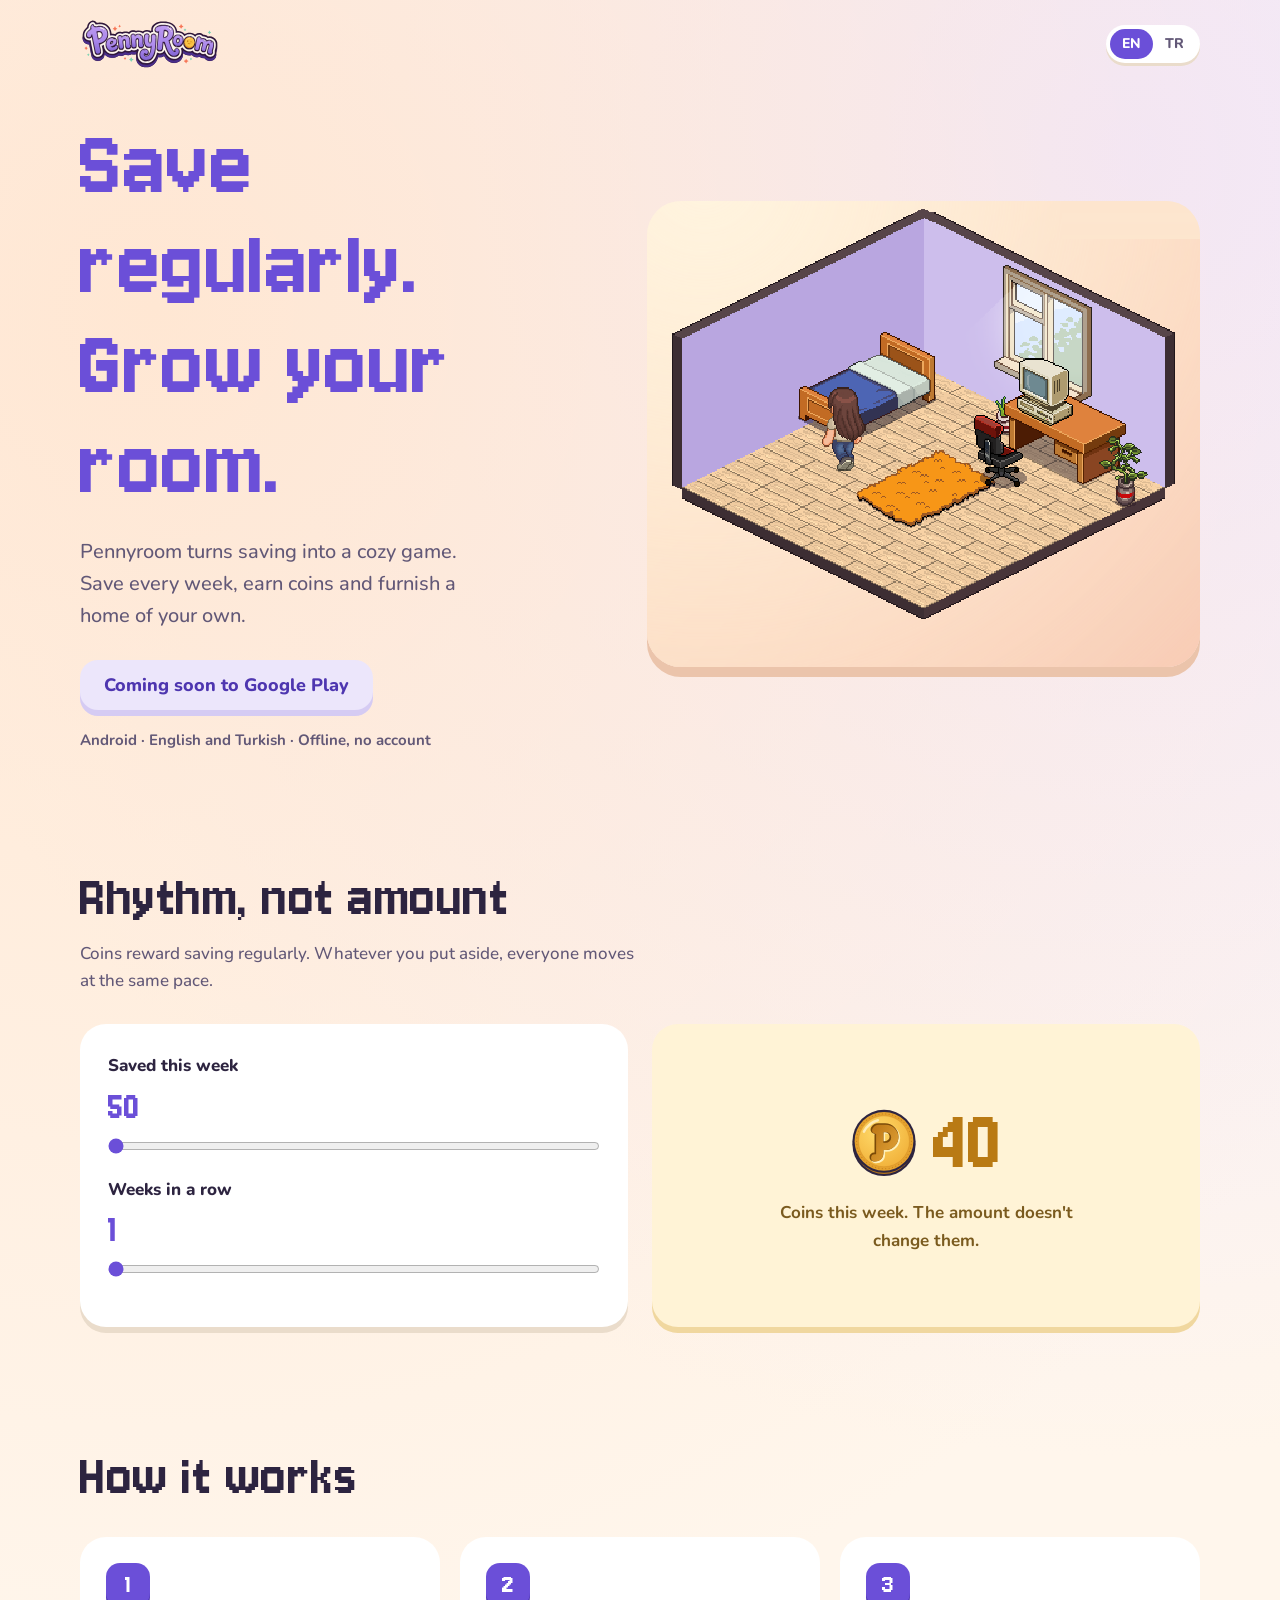
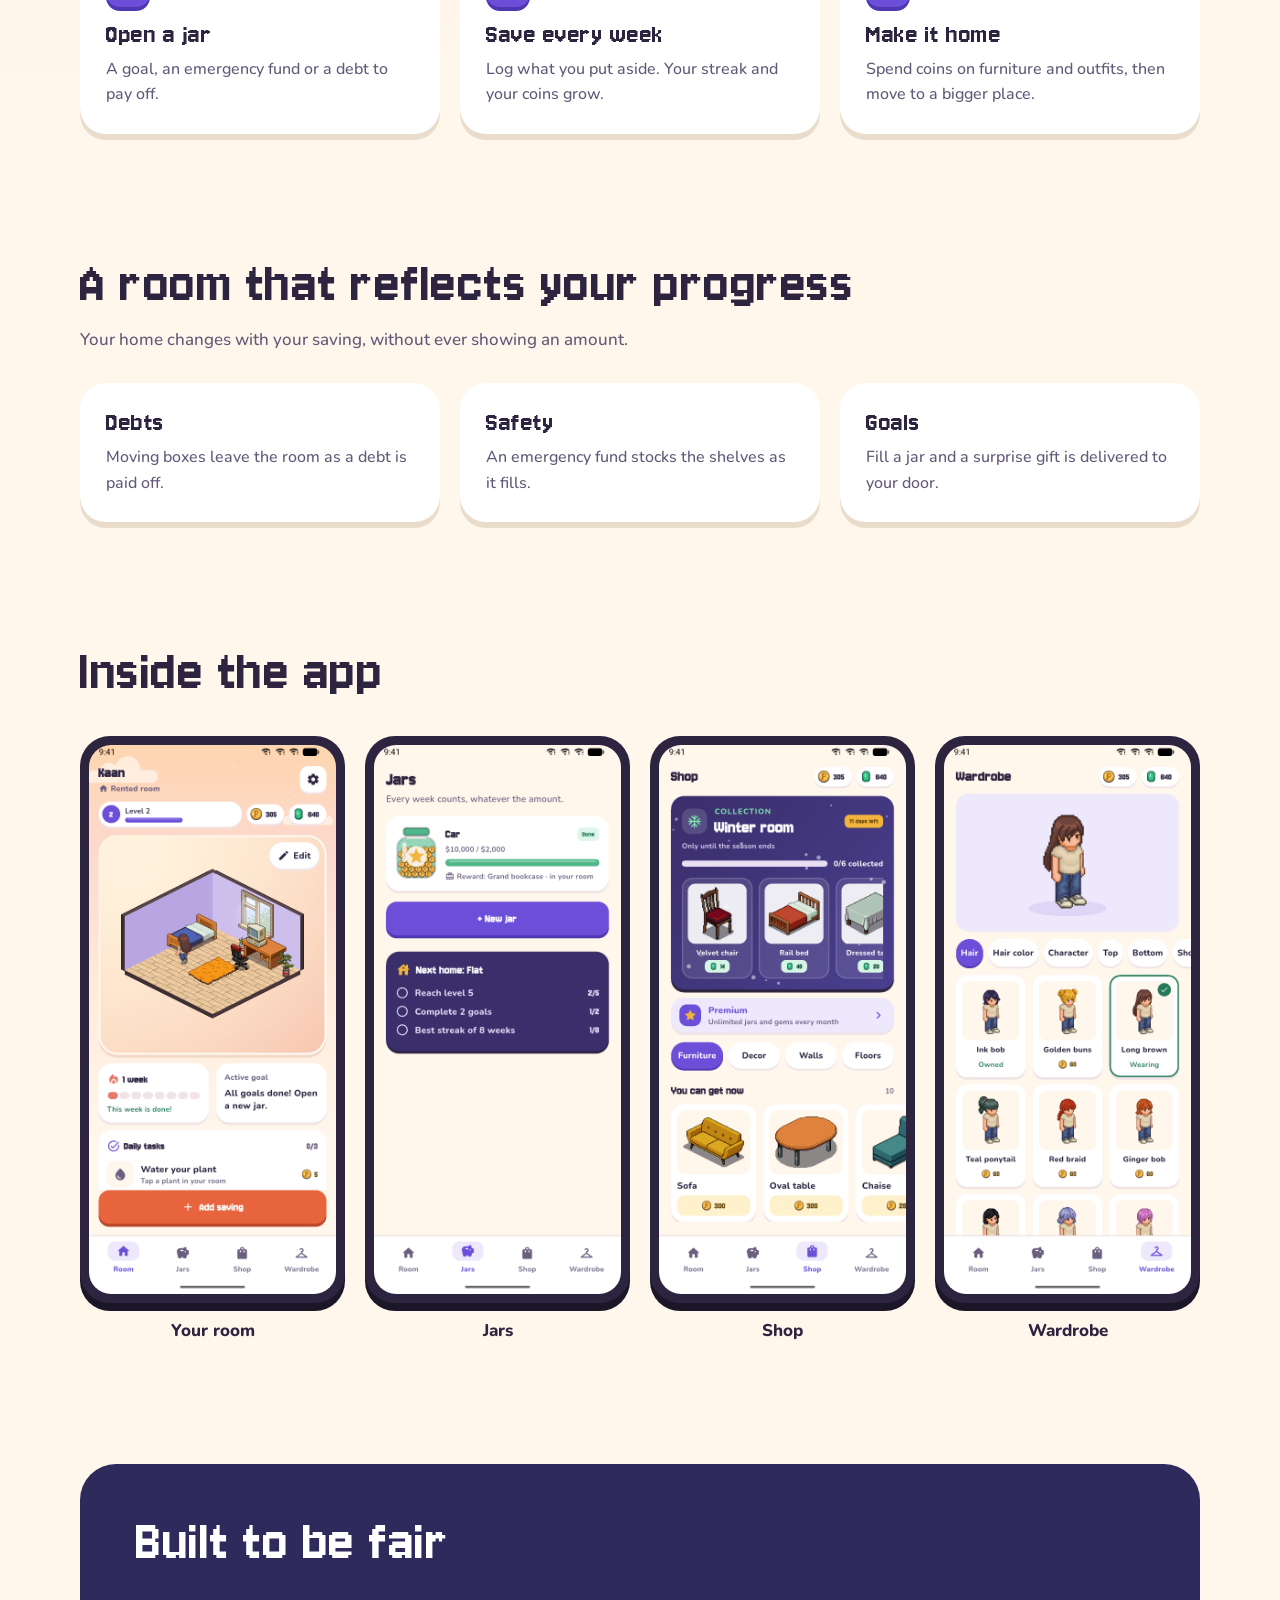
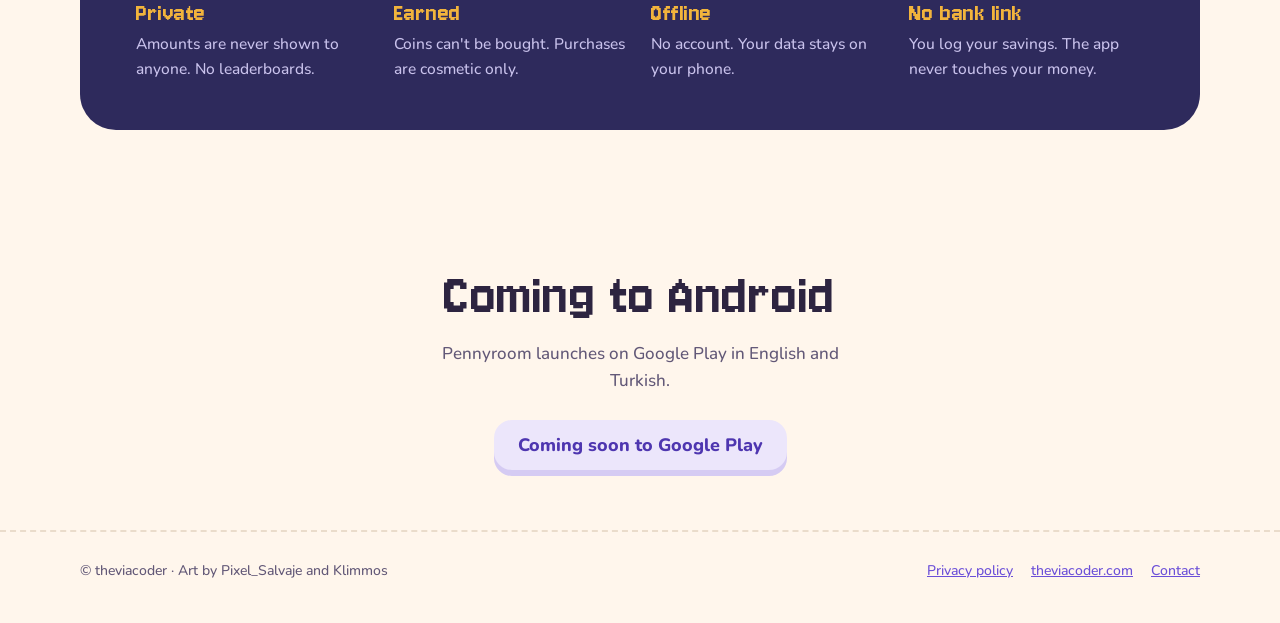
<file: pennyroom/index.html>
<!doctype html>
<html lang="en">
<head>
<meta charset="utf-8" />
<meta name="viewport" content="width=device-width, initial-scale=1" />
<title>Pennyroom — save regularly, grow your room</title>
<meta name="description" content="Pennyroom turns saving into a cozy game. Save every week, earn coins and furnish a pixel-art home. Coins reward regularity, not amount. Offline, no account." />
<link rel="canonical" href="https://theviacoder.com/pennyroom/" />
<meta property="og:title" content="Pennyroom — save regularly, grow your room" />
<meta property="og:description" content="A cozy saving game: save every week, earn coins, furnish your home." />
<meta property="og:url" content="https://theviacoder.com/pennyroom/" />
<meta property="og:image" content="https://theviacoder.com/assets/image/pennyroom/room.png" />
<meta name="theme-color" content="#6B4FD8" />
<link rel="icon" href="../assets/image/pennyroom/icon.svg" type="image/svg+xml" />
<link rel="preconnect" href="https://fonts.googleapis.com" />
<link rel="preconnect" href="https://fonts.gstatic.com" crossorigin />
<link href="https://fonts.googleapis.com/css2?family=Jersey+10&family=Nunito:wght@500;700;800&display=swap" rel="stylesheet" />
<style>
:root {
  --cream: #FFF6EC;
  --peach: #F9D3BC;
  --lav: #6B4FD8;
  --lav-deep: #4E36B0;
  --lav-soft: #ECE6FB;
  --coral: #E8643C;
  --coral-deep: #B9462A;
  --gold-deep: #B97A14;
  --ink: #2D2440;
  --ink-2: #625877;
  --line: #EADCCB;
  --surface: #FFFFFF;
  --night: #2E2A5C;
  --pixel: "Jersey 10", ui-monospace, monospace;
  --body: "Nunito", system-ui, -apple-system, "Segoe UI", sans-serif;
}
*, *::before, *::after { box-sizing: border-box; }
html { scroll-behavior: smooth; }
body {
  margin: 0; background: var(--cream); color: var(--ink);
  font: 500 17px/1.6 var(--body); -webkit-font-smoothing: antialiased;
  background-image: radial-gradient(circle at 12% 8%, #FFE7D3 0, transparent 38%), radial-gradient(circle at 88% 4%, #EFE6FF 0, transparent 34%);
}
img { max-width: 100%; height: auto; display: block; }
a { color: var(--lav); }
.wrap { width: min(1120px, 100% - 32px); margin-inline: auto; }
h1, h2, h3 { font-family: var(--pixel); font-weight: 400; letter-spacing: .5px; line-height: 1; margin: 0; }
h1 { font-size: clamp(56px, 9vw, 100px); }
h2 { font-size: clamp(40px, 5.5vw, 60px); }
h3 { font-size: 28px; }
p { margin: 0; }
.sub { color: var(--ink-2); max-width: 56ch; margin-top: 12px; }
section { padding: 60px 0; }

.btn {
  display: inline-flex; align-items: center; gap: 10px; border: 0; cursor: pointer; text-decoration: none;
  font: 800 18px/1 var(--body); color: #fff; background: var(--coral); padding: 16px 24px; border-radius: 18px;
  box-shadow: 0 6px 0 var(--coral-deep); transition: transform .12s, box-shadow .12s;
}
.btn:hover { transform: translateY(-2px); box-shadow: 0 8px 0 var(--coral-deep); }
.btn.soon { background: var(--lav-soft); color: var(--lav-deep); box-shadow: 0 6px 0 #D5CBF3; cursor: default; transform: none; }
.card { background: var(--surface); border-radius: 26px; box-shadow: 0 6px 0 var(--line); }

.bar { display: flex; align-items: center; justify-content: space-between; padding: 18px 0; }
.bar .logo img { height: 52px; width: auto; }
.lang { display: flex; background: var(--surface); border-radius: 999px; padding: 4px; box-shadow: 0 3px 0 var(--line); }
.lang button { border: 0; background: none; color: var(--ink-2); font: 800 14px/1 var(--body); padding: 8px 12px; border-radius: 999px; cursor: pointer; }
.lang button[aria-pressed="true"] { background: var(--lav); color: #fff; }

.hero { display: grid; grid-template-columns: 1fr 1.05fr; gap: 40px; align-items: center; padding: 28px 0 56px; }
.hero h1 span { color: var(--lav); display: block; }
.lede { font-size: 20px; color: var(--ink-2); margin: 20px 0 28px; max-width: 32ch; }
.meta { margin-top: 18px; color: var(--ink-2); font-size: 15px; font-weight: 700; }
.stage { position: relative; aspect-ratio: 880 / 740; border-radius: 34px; background: linear-gradient(160deg, #FFF1E2, var(--peach)); box-shadow: 0 10px 0 #EBC4AB; overflow: hidden; }
.stage img { position: absolute; inset: 0; width: 100%; height: 100%; object-fit: cover; image-rendering: pixelated; }

.rule { display: grid; grid-template-columns: 1fr 1fr; gap: 24px; margin-top: 30px; }
.panel { padding: 28px; }
.panel label { display: block; font-weight: 800; margin-bottom: 6px; }
.panel .val { font: 400 42px/1 var(--pixel); color: var(--lav); }
input[type=range] { width: 100%; accent-color: var(--lav); margin: 10px 0 22px; }
.out { display: flex; flex-direction: column; justify-content: center; align-items: center; text-align: center; gap: 10px; padding: 28px; background: #FFF3D6; box-shadow: 0 6px 0 #F0D79F; }
.out .big { font: 400 92px/1 var(--pixel); color: var(--gold-deep); display: flex; align-items: center; gap: 14px; }
.out .big img { width: 70px; height: 70px; }
.out .why { color: #7A5A1E; font-weight: 700; max-width: 30ch; }
.bump { animation: bump .35s ease; }
@keyframes bump { 40% { transform: scale(1.1); } }

.steps { display: grid; grid-template-columns: repeat(3, 1fr); gap: 20px; margin: 30px 0 0; padding: 0; counter-reset: s; }
.steps li { list-style: none; padding: 26px; }
.steps li::before { counter-increment: s; content: counter(s); display: grid; place-items: center; width: 44px; height: 44px; border-radius: 14px; background: var(--lav); color: #fff; font: 400 28px/1 var(--pixel); margin-bottom: 14px; box-shadow: 0 4px 0 var(--lav-deep); }
.steps p, .reflect p { color: var(--ink-2); margin-top: 8px; font-size: 16px; }

.reflect { display: grid; grid-template-columns: repeat(3, 1fr); gap: 20px; margin-top: 30px; }
.reflect > div { padding: 26px; }

.phones { display: grid; grid-template-columns: repeat(4, 1fr); gap: 20px; margin-top: 34px; }
.phones figure { margin: 0; }
.phone { background: var(--ink); border-radius: 30px; padding: 9px; box-shadow: 0 8px 0 #1C1629; }
.phone img { border-radius: 22px; width: 100%; height: auto; }
.phones figcaption { margin-top: 14px; font-weight: 800; text-align: center; }

.promise { background: var(--night); color: #EDE9FF; border-radius: 36px; padding: 48px clamp(24px, 5vw, 56px); }
.promise h2 { color: #fff; }
.pgrid { display: grid; grid-template-columns: repeat(4, 1fr); gap: 22px; margin-top: 28px; }
.pgrid h3 { font-size: 26px; color: #F2B43C; }
.pgrid p { color: #C9C2EC; font-size: 15.5px; margin-top: 6px; }

.end { text-align: center; padding: 76px 0 60px; }
.end p { color: var(--ink-2); margin: 14px auto 26px; max-width: 46ch; }
footer { padding: 28px 0 40px; color: var(--ink-2); font-size: 14px; border-top: 2px dashed var(--line); }
footer .wrap { display: flex; flex-wrap: wrap; justify-content: space-between; gap: 12px; }
footer nav { display: flex; gap: 18px; flex-wrap: wrap; }

@media (max-width: 900px) {
  .hero, .rule, .steps, .reflect { grid-template-columns: 1fr; }
  .phones { grid-template-columns: 1fr 1fr; }
  .pgrid { grid-template-columns: 1fr 1fr; }
}
@media (max-width: 520px) { .pgrid { grid-template-columns: 1fr; } .out .big { font-size: 72px; } }
@media (prefers-reduced-motion: reduce) { * { transition: none !important; animation: none !important; } }
</style>
</head>
<body>
<div class="wrap">
  <header class="bar">
    <a class="logo" href="./" aria-label="Pennyroom"><img src="../assets/image/pennyroom/wordmark.svg" width="1316" height="488" alt="PennyRoom" /></a>
    <div class="lang" role="group" aria-label="Language">
      <button type="button" data-lang="en" aria-pressed="true">EN</button>
      <button type="button" data-lang="tr" aria-pressed="false">TR</button>
    </div>
  </header>

  <main>
    <div class="hero">
      <div>
        <h1><span data-i18n="hero.a">Save regularly.</span> <span data-i18n="hero.b">Grow your room.</span></h1>
        <p class="lede" data-i18n="hero.lede">Pennyroom turns saving into a cozy game. Save every week, earn coins and furnish a home of your own.</p>
        <a class="btn cta" href="#get"><span data-i18n="cta.soon">Coming soon to Google Play</span></a>
        <p class="meta" data-i18n="hero.meta">Android · English and Turkish · Offline, no account</p>
      </div>
      <div class="stage">
        <img src="../assets/image/pennyroom/room.png" width="880" height="740" alt="A pixel-art bedroom in Pennyroom" />
      </div>
    </div>

    <section id="rule">
      <h2 data-i18n="rule.title">Rhythm, not amount</h2>
      <p class="sub" data-i18n="rule.sub">Coins reward saving regularly. Whatever you put aside, everyone moves at the same pace.</p>
      <div class="rule">
        <div class="card panel">
          <label for="amount" data-i18n="rule.amount">Saved this week</label>
          <div class="val" id="amount-out">50</div>
          <input type="range" id="amount" min="0" max="100" value="0" />
          <label for="weeks" data-i18n="rule.weeks">Weeks in a row</label>
          <div class="val" id="weeks-out">1</div>
          <input type="range" id="weeks" min="1" max="15" value="1" />
        </div>
        <div class="card out" aria-live="polite">
          <div class="big"><img src="../assets/image/pennyroom/coin.svg" alt="" /><span id="coins">40</span></div>
          <p class="why" id="why" data-i18n="rule.why1">Coins this week. The amount doesn't change them.</p>
        </div>
      </div>
    </section>

    <section>
      <h2 data-i18n="how.title">How it works</h2>
      <ol class="steps">
        <li class="card"><h3 data-i18n="how.1.t">Open a jar</h3><p data-i18n="how.1.p">A goal, an emergency fund or a debt to pay off.</p></li>
        <li class="card"><h3 data-i18n="how.2.t">Save every week</h3><p data-i18n="how.2.p">Log what you put aside. Your streak and your coins grow.</p></li>
        <li class="card"><h3 data-i18n="how.3.t">Make it home</h3><p data-i18n="how.3.p">Spend coins on furniture and outfits, then move to a bigger place.</p></li>
      </ol>
    </section>

    <section>
      <h2 data-i18n="ref.title">A room that reflects your progress</h2>
      <p class="sub" data-i18n="ref.sub">Your home changes with your saving, without ever showing an amount.</p>
      <div class="reflect">
        <div class="card"><h3 data-i18n="ref.1.t">Debts</h3><p data-i18n="ref.1.p">Moving boxes leave the room as a debt is paid off.</p></div>
        <div class="card"><h3 data-i18n="ref.2.t">Safety</h3><p data-i18n="ref.2.p">An emergency fund stocks the shelves as it fills.</p></div>
        <div class="card"><h3 data-i18n="ref.3.t">Goals</h3><p data-i18n="ref.3.p">Fill a jar and a surprise gift is delivered to your door.</p></div>
      </div>
    </section>

    <section>
      <h2 data-i18n="scr.title">Inside the app</h2>
      <div class="phones">
        <figure><div class="phone"><img src="../assets/image/pennyroom/screen-room.png" width="540" height="1200" loading="lazy" alt="Pennyroom home: your room, streak and goal" /></div><figcaption data-i18n="s1">Your room</figcaption></figure>
        <figure><div class="phone"><img src="../assets/image/pennyroom/screen-jars.png" width="540" height="1200" loading="lazy" alt="Pennyroom jars" /></div><figcaption data-i18n="s2">Jars</figcaption></figure>
        <figure><div class="phone"><img src="../assets/image/pennyroom/screen-shop.png" width="540" height="1200" loading="lazy" alt="Pennyroom shop with a seasonal collection" /></div><figcaption data-i18n="s3">Shop</figcaption></figure>
        <figure><div class="phone"><img src="../assets/image/pennyroom/screen-wardrobe.png" width="540" height="1200" loading="lazy" alt="Pennyroom wardrobe" /></div><figcaption data-i18n="s4">Wardrobe</figcaption></figure>
      </div>
    </section>

    <section>
      <div class="promise">
        <h2 data-i18n="pr.title">Built to be fair</h2>
        <div class="pgrid">
          <div><h3 data-i18n="pr.1.t">Private</h3><p data-i18n="pr.1.p">Amounts are never shown to anyone. No leaderboards.</p></div>
          <div><h3 data-i18n="pr.2.t">Earned</h3><p data-i18n="pr.2.p">Coins can't be bought. Purchases are cosmetic only.</p></div>
          <div><h3 data-i18n="pr.3.t">Offline</h3><p data-i18n="pr.3.p">No account. Your data stays on your phone.</p></div>
          <div><h3 data-i18n="pr.4.t">No bank link</h3><p data-i18n="pr.4.p">You log your savings. The app never touches your money.</p></div>
        </div>
      </div>
    </section>

    <section class="end" id="get">
      <h2 data-i18n="end.title">Coming to Android</h2>
      <p data-i18n="end.p">Pennyroom launches on Google Play in English and Turkish.</p>
      <a class="btn cta" href="#get"><span data-i18n="cta.soon">Coming soon to Google Play</span></a>
    </section>
  </main>
</div>

<footer>
  <div class="wrap">
    <span data-i18n="foot.by">© theviacoder · Art by Pixel_Salvaje and Klimmos</span>
    <nav>
      <a href="privacy/" data-i18n="foot.privacy">Privacy policy</a>
      <a href="../" data-i18n="foot.home">theviacoder.com</a>
      <a href="mailto:kaanoztrrk411@gmail.com" data-i18n="foot.contact">Contact</a>
    </nav>
  </div>
</footer>

<script>
// Flip to true once Pennyroom is live on Google Play.
const LIVE = false;
const PLAY_URL = "https://play.google.com/store/apps/details?id=com.theviacoder.pennyroom";

// Mirrors lib/core/economy/economy.dart.
const WEEKLY = 40, BONUS_PER_WEEK = 5, BONUS_CAP = 50;
const AMOUNTS = [50, 100, 250, 500, 1000, 2500, 5000, 10000, 25000, 50000];

const TR = {
  "hero.a": "Düzenli biriktir.",
  "hero.b": "Odanı büyüt.",
  "hero.lede": "Pennyroom birikimi sıcacık bir oyuna dönüştürür. Her hafta biriktir, coin kazan ve kendi evini döşe.",
  "hero.meta": "Android · Türkçe ve İngilizce · Çevrimdışı, hesapsız",
  "cta.soon": "Yakında Google Play'de",
  "cta.play": "Google Play'den indir",
  "rule.title": "Miktar değil, düzen",
  "rule.sub": "Coin düzenli biriktirmeyi ödüllendirir. Ne kadar ayırırsan ayır, herkes aynı hızda ilerler.",
  "rule.amount": "Bu hafta biriktirdiğin",
  "rule.weeks": "Üst üste hafta",
  "rule.why1": "Bu haftanın coin'leri. Miktar bunları değiştirmez.",
  "rule.whyN": "Haftalık 40 coin, artı {w} haftalık seri için {b}. Miktar yine fark etmez.",
  "how.title": "Nasıl çalışır",
  "how.1.t": "Kavanoz aç", "how.1.p": "Bir hedef, acil durum fonu ya da kapatılacak bir borç.",
  "how.2.t": "Her hafta biriktir", "how.2.p": "Ayırdığını gir. Serin ve coin'lerin büyüsün.",
  "how.3.t": "Evini kur", "how.3.p": "Coin'lerle mobilya ve kıyafet al, sonra daha büyük bir eve taşın.",
  "ref.title": "İlerlemeni yansıtan bir oda",
  "ref.sub": "Evin birikiminle birlikte değişir; hiçbir zaman tutar göstermez.",
  "ref.1.t": "Borçlar", "ref.1.p": "Borç ödendikçe taşınma kolileri odadan kalkar.",
  "ref.2.t": "Güvence", "ref.2.p": "Acil durum fonu doldukça raflar dolar.",
  "ref.3.t": "Hedefler", "ref.3.p": "Bir kavanozu doldur, kapına sürpriz bir hediye gelsin.",
  "scr.title": "Uygulamanın içi",
  "s1": "Odan", "s2": "Kavanozlar", "s3": "Mağaza", "s4": "Gardırop",
  "pr.title": "Adil olsun diye",
  "pr.1.t": "Gizli", "pr.1.p": "Tutarlar kimseye gösterilmez. Sıralama yok.",
  "pr.2.t": "Kazanılır", "pr.2.p": "Coin satın alınmaz. Satın alımlar yalnızca görünüm içindir.",
  "pr.3.t": "Çevrimdışı", "pr.3.p": "Hesap yok. Verilerin telefonunda kalır.",
  "pr.4.t": "Banka bağlantısı yok", "pr.4.p": "Birikimini sen girersin. Uygulama paraya dokunmaz.",
  "end.title": "Android'e geliyor",
  "end.p": "Pennyroom Google Play'de Türkçe ve İngilizce olarak yayınlanacak.",
  "foot.by": "© theviacoder · Çizimler Pixel_Salvaje ve Klimmos",
  "foot.contact": "İletişim",
  "foot.privacy": "Gizlilik politikası",
};
const EN = { "rule.whyN": "40 coins for the week, plus {b} for a {w}-week streak. Still not the amount.", "cta.play": "Get it on Google Play" };

const $ = (s, el = document) => el.querySelector(s);
const $$ = (s, el = document) => [...el.querySelectorAll(s)];
const originals = new Map($$("[data-i18n]").map((el) => [el, el.textContent]));
let lang = "en";
try { lang = localStorage.getItem("pennyroom.lang") || ((navigator.language || "").startsWith("tr") ? "tr" : "en"); } catch (e) {}
const t = (key) => (lang === "tr" ? TR[key] ?? EN[key] : EN[key]);

function applyLang() {
  document.documentElement.lang = lang;
  for (const [el, en] of originals) el.textContent = lang === "tr" && TR[el.dataset.i18n] ? TR[el.dataset.i18n] : en;
  $$(".lang button").forEach((b) => b.setAttribute("aria-pressed", String(b.dataset.lang === lang)));
  if (LIVE) $$(".cta").forEach((a) => { a.href = PLAY_URL; a.target = "_blank"; a.rel = "noopener noreferrer"; $("span", a).textContent = t("cta.play"); });
  else $$(".cta").forEach((a) => a.classList.add("soon"));
  updateRule(false);
}
$$(".lang button").forEach((b) => b.addEventListener("click", () => { lang = b.dataset.lang; try { localStorage.setItem("pennyroom.lang", lang); } catch (e) {} applyLang(); }));

function updateRule(animate = true) {
  const amount = AMOUNTS[Math.round(+$("#amount").value / 100 * (AMOUNTS.length - 1))];
  const weeks = +$("#weeks").value;
  const bonus = Math.min((weeks - 1) * BONUS_PER_WEEK, BONUS_CAP);
  $("#amount-out").textContent = (lang === "tr" ? "₺" : "") + amount.toLocaleString(lang === "tr" ? "tr-TR" : "en-US");
  $("#weeks-out").textContent = weeks;
  const coins = $("#coins"), next = String(WEEKLY + bonus);
  if (animate && coins.textContent !== next) { coins.parentElement.classList.remove("bump"); void coins.offsetWidth; coins.parentElement.classList.add("bump"); }
  coins.textContent = next;
  $("#why").textContent = bonus === 0 ? (lang === "tr" ? TR["rule.why1"] : originals.get($("#why"))) : t("rule.whyN").replace("{b}", bonus).replace("{w}", weeks);
}
$("#amount").addEventListener("input", () => updateRule());
$("#weeks").addEventListener("input", () => updateRule());

applyLang();
</script>
</body>
</html>
</file>
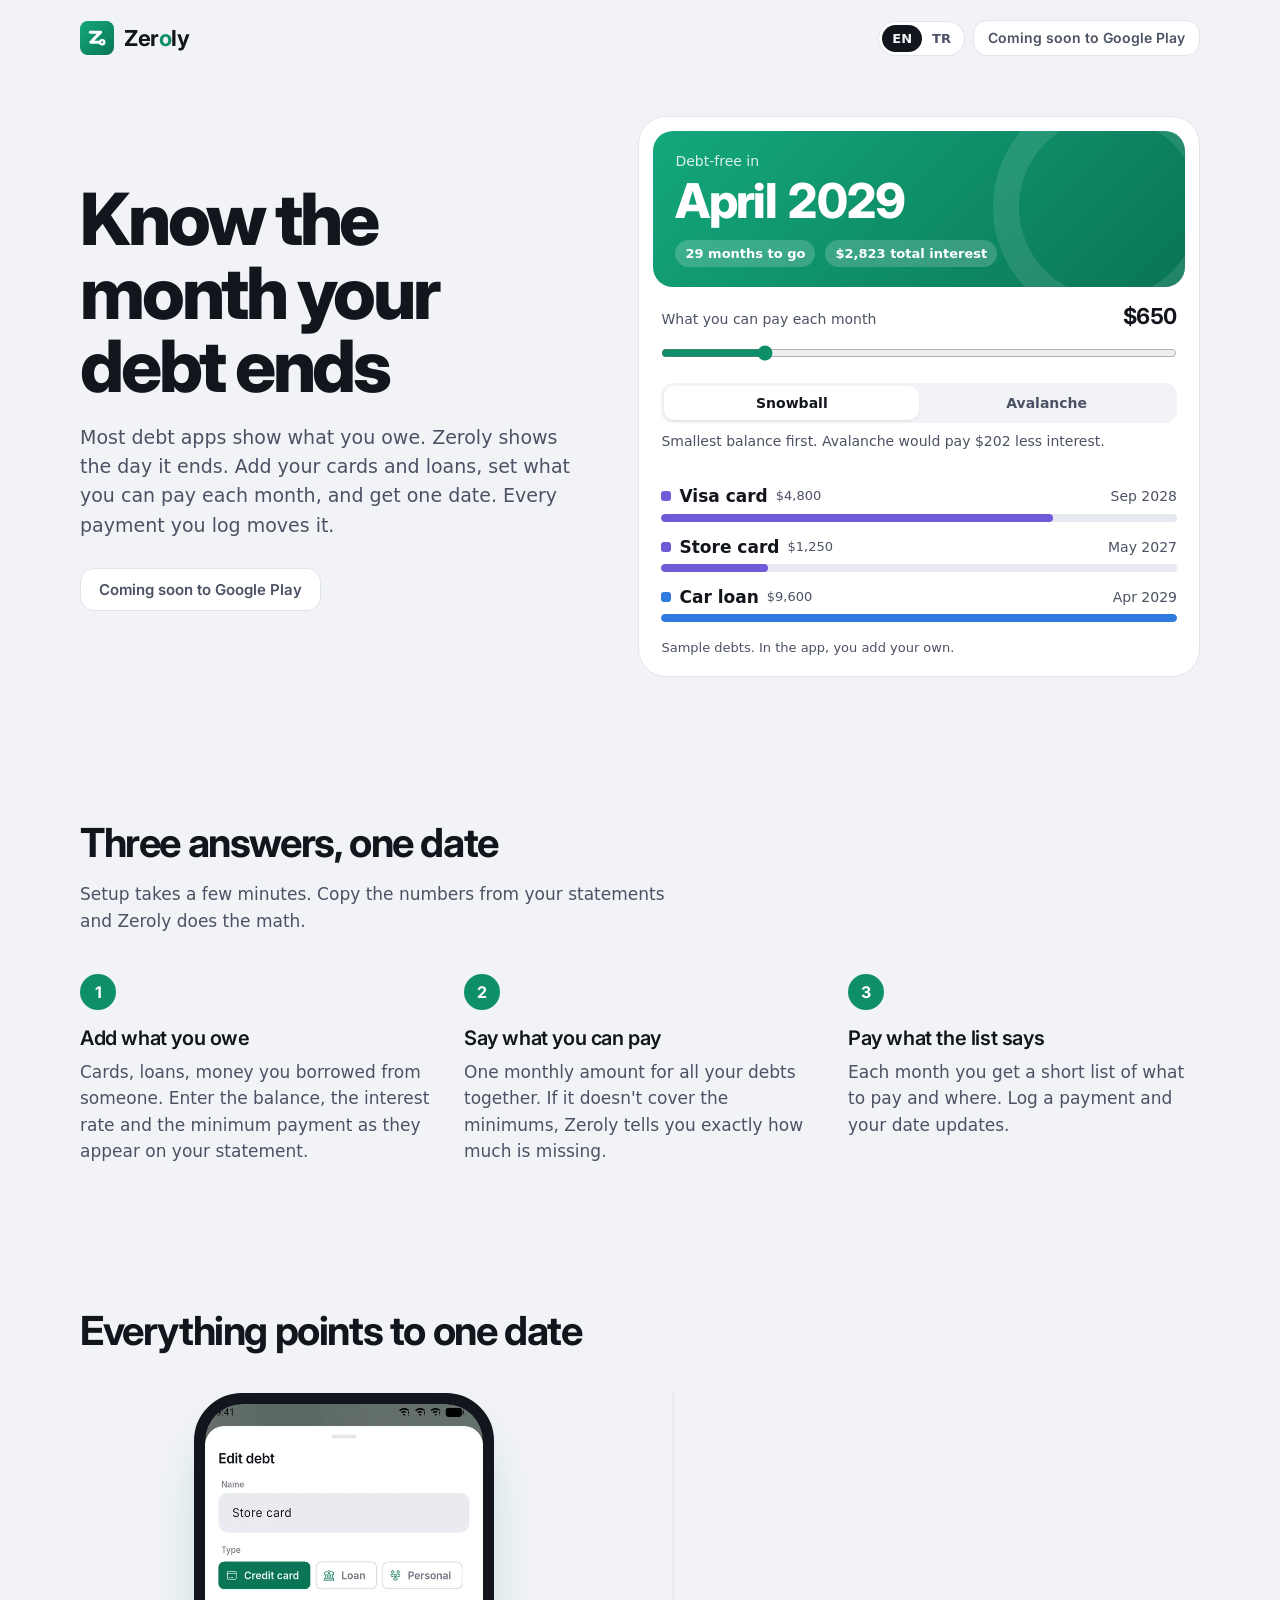
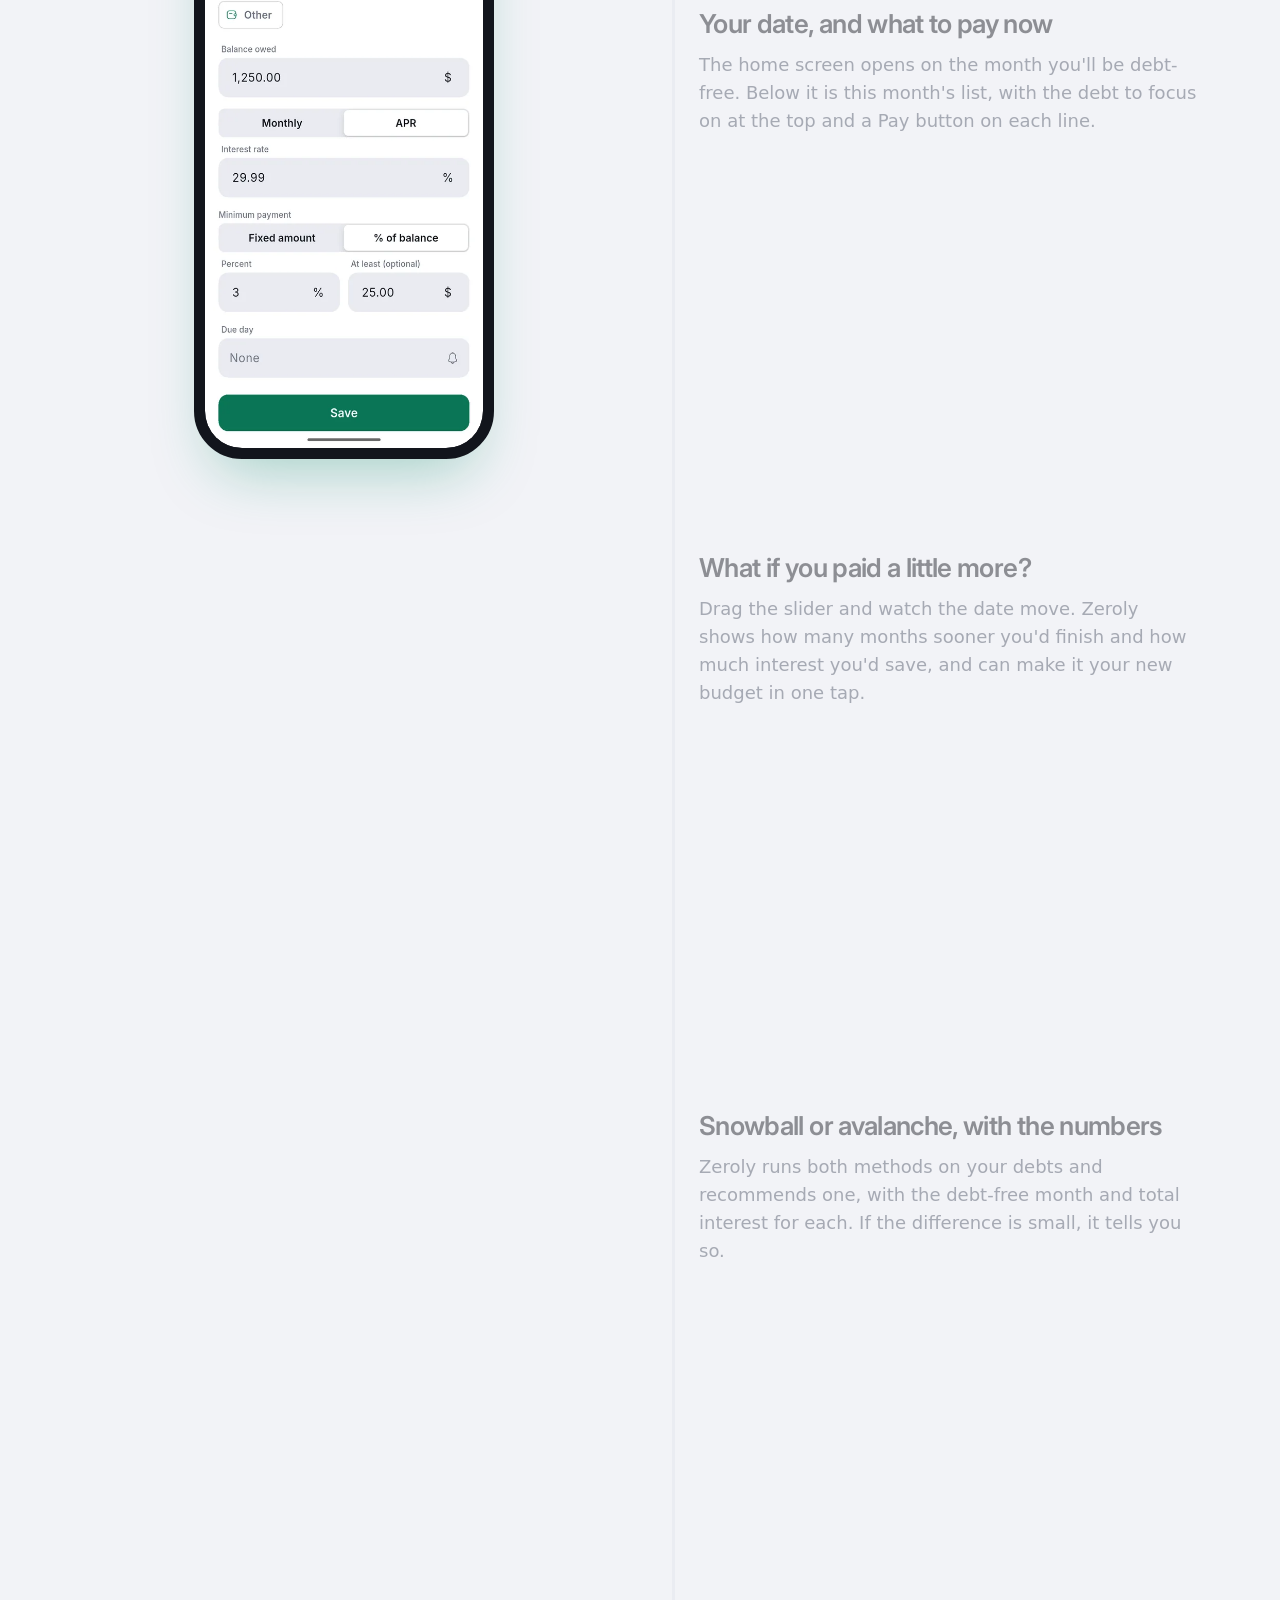
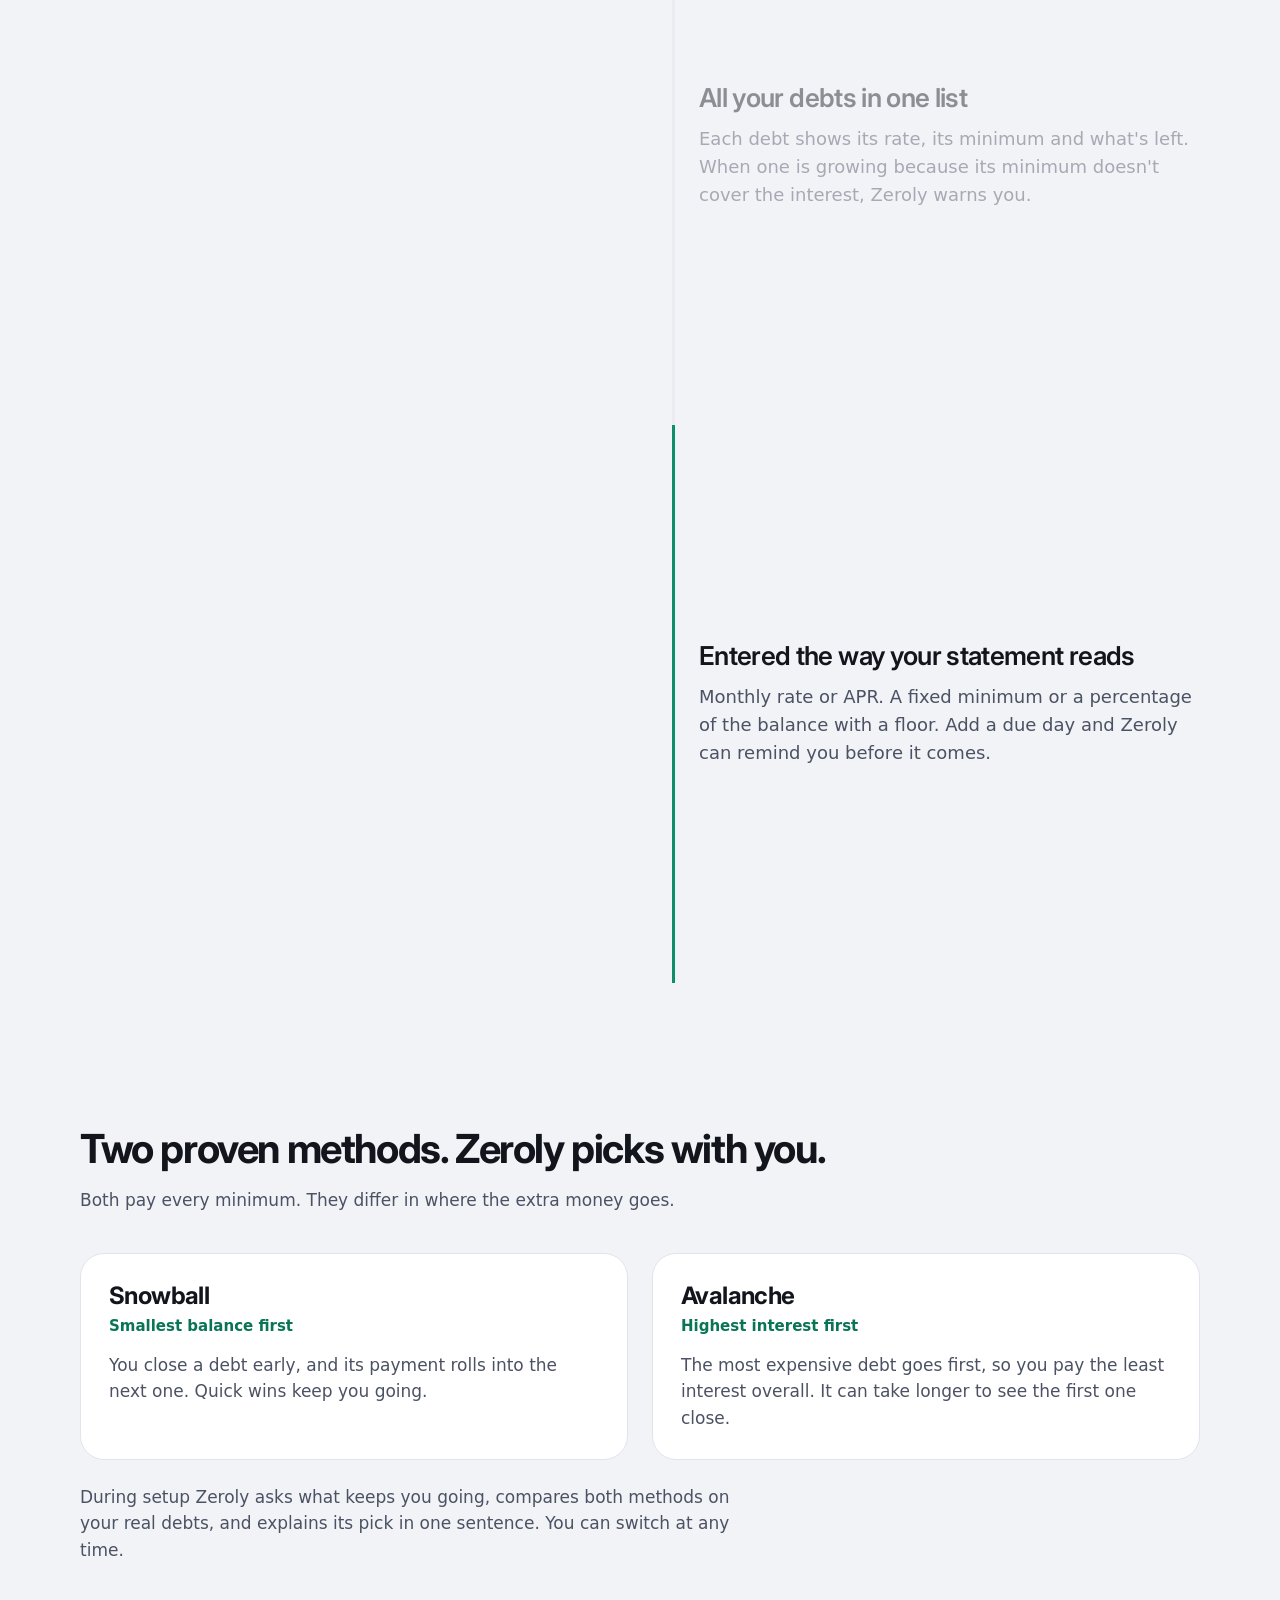
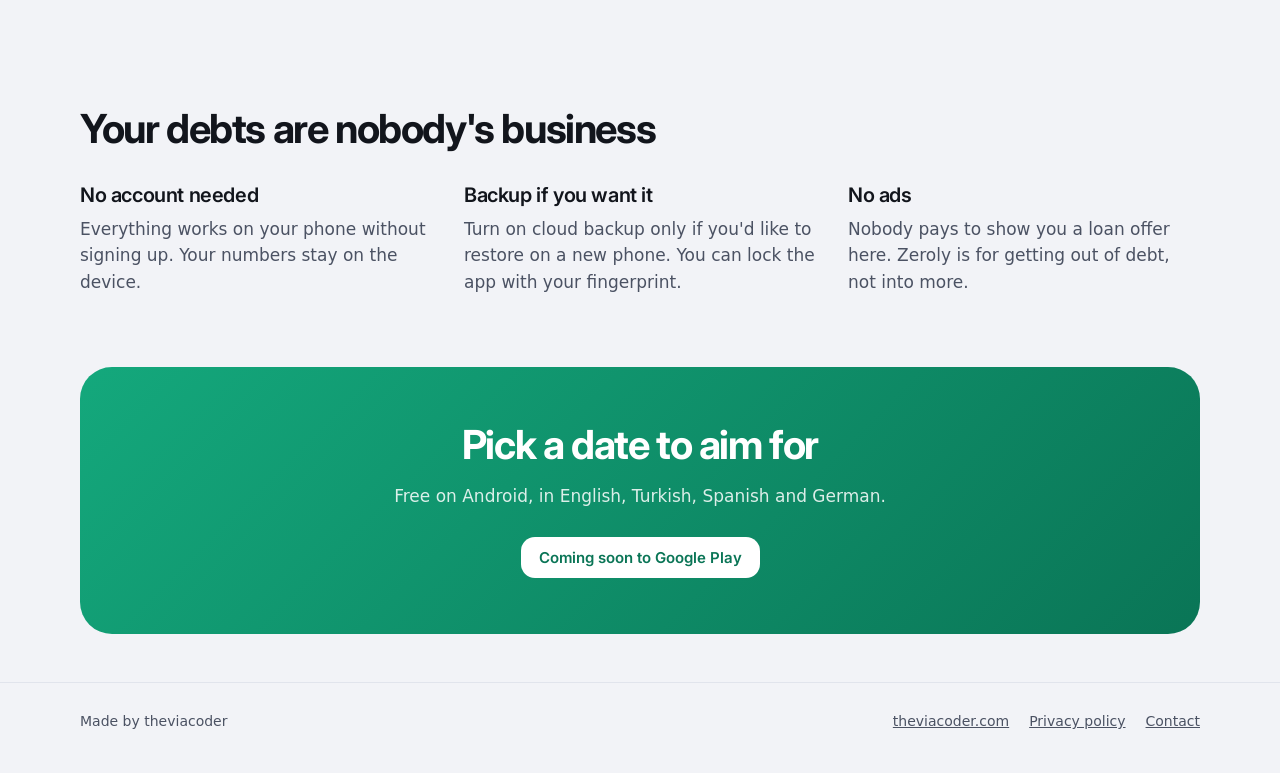
<file: zeroly/index.html>
<!doctype html>
<html lang="en">
<head>
<meta charset="utf-8" />
<meta name="viewport" content="width=device-width, initial-scale=1" />
<title>Zeroly — the day your debt ends</title>
<meta name="description" content="Zeroly turns your cards and loans into one date: the month you'll be debt-free. Snowball or avalanche, a monthly list of what to pay, and a what-if slider. No ads." />
<link rel="canonical" href="https://theviacoder.com/zeroly/" />
<meta property="og:title" content="Zeroly — the day your debt ends" />
<meta property="og:description" content="Add what you owe and what you can pay. Zeroly tells you the month you'll be debt-free, and what to pay this month." />
<meta property="og:url" content="https://theviacoder.com/zeroly/" />
<meta property="og:image" content="https://theviacoder.com/assets/image/zeroly/screen-1.webp" />
<meta name="theme-color" content="#0E8F6A" />
<link rel="icon" href="../assets/image/zeroly/symbol.svg" type="image/svg+xml" />
<link rel="preconnect" href="https://fonts.googleapis.com" />
<link rel="preconnect" href="https://fonts.gstatic.com" crossorigin />
<link href="https://fonts.googleapis.com/css2?family=Inter:wght@400;500;600;700;800&display=swap" rel="stylesheet" />
<style>
:root {
  --green: #0E8F6A;
  --green-ink: #0A7556;
  --hero-a: #14A87C;
  --hero-b: #0A7556;
  --green-soft: #E3F5EE;
  --ink: #12151C;
  --ink-2: #4B5263;
  --mist: #F2F3F7;
  --surface: #FFFFFF;
  --line: #E1E4EC;
  --track: #E6EAF0;
  --on-green: #FFFFFF;
  --bezel: #12151C;
  --amber: #9A6216;
  --k-card: #6E5BD8; --k-loan: #2F7BE0; --k-personal: #D9822B;
  --display: "Inter", system-ui, sans-serif;
  --body: system-ui, -apple-system, "Segoe UI", Roboto, sans-serif;
}
@media (prefers-color-scheme: dark) {
  :root {
    --green: #34D39E; --green-ink: #34D39E; --green-soft: #0F2A22;
    --hero-a: #0F8C68; --hero-b: #075842;
    --ink: #F4F6FA; --ink-2: #9BA3B4;
    --mist: #0B0D12; --surface: #16191F; --line: #262B36; --track: #232833;
    --on-green: #0B0D12; --bezel: #2A2F3A; --amber: #E0A245;
    --k-card: #9C8CFF; --k-loan: #6AA6FF; --k-personal: #F0A55C;
  }
}
* { box-sizing: border-box; }
html { -webkit-text-size-adjust: 100%; }
body { margin: 0; background: var(--mist); color: var(--ink); font: 17px/1.55 var(--body); }
img { max-width: 100%; display: block; }
a { color: inherit; }
:focus-visible { outline: 3px solid var(--green); outline-offset: 3px; border-radius: 6px; }
.wrap { width: min(1120px, 100% - 32px); margin-inline: auto; }

/* Top bar */
.bar { display: flex; align-items: center; justify-content: space-between; padding: 20px 0; gap: 12px; }
.brand { display: flex; align-items: center; gap: 10px; text-decoration: none; font: 700 22px/1 var(--display); letter-spacing: -0.02em; }
.brand img { width: 34px; height: 34px; }
.brand em { font-style: normal; color: var(--green); }
.bar-right { display: flex; align-items: center; gap: 8px; }
.lang { display: flex; background: var(--surface); border: 1px solid var(--line); border-radius: 999px; padding: 3px; }
.lang button { border: 0; background: none; color: var(--ink-2); font: 600 13px/1 var(--body); padding: 7px 10px; border-radius: 999px; cursor: pointer; }
.lang button[aria-pressed="true"] { background: var(--ink); color: var(--mist); }

.play {
  display: inline-flex; align-items: center; gap: 8px; text-decoration: none;
  background: var(--green); color: var(--on-green); font: 600 15px/1 var(--display);
  padding: 13px 18px; border-radius: 14px; white-space: nowrap;
}
.play[aria-disabled="true"] { background: var(--surface); color: var(--ink-2); border: 1px solid var(--line); cursor: default; }
.bar .play { padding: 10px 14px; font-size: 14px; }

/* Hero */
.hero { display: grid; grid-template-columns: 1fr 1.1fr; gap: 48px; align-items: center; padding: 40px 0 72px; }
.hero > * { min-width: 0; }
h1 { font: 800 clamp(40px, 6.4vw, 72px)/1.02 var(--display); letter-spacing: -0.045em; margin: 0 0 20px; }
.lede { font-size: 19px; color: var(--ink-2); max-width: 30em; margin: 0 0 28px; }

/* The payoff demo — the one bold thing on the page */
.demo { background: var(--surface); border-radius: 28px; padding: 14px; border: 1px solid var(--line); }
.date-card {
  position: relative; overflow: hidden; color: #fff; border-radius: 20px; padding: 22px 22px 20px;
  background: linear-gradient(135deg, var(--hero-a), var(--hero-b));
}
.date-card::after {
  content: ""; position: absolute; right: -40px; top: -40px; width: 180px; height: 180px; border-radius: 50%;
  border: 26px solid rgb(255 255 255 / .1);
}
.date-label { font: 500 14px/1.2 var(--body); opacity: .85; margin: 0 0 6px; }
.date { font: 800 clamp(34px, 4.6vw, 48px)/1.05 var(--display); letter-spacing: -0.035em; margin: 0; font-variant-numeric: tabular-nums; }
.date-meta { display: flex; flex-wrap: wrap; gap: 6px 10px; margin-top: 14px; font: 600 13px/1 var(--body); }
.date-meta span { background: rgb(255 255 255 / .18); padding: 7px 10px; border-radius: 999px; font-variant-numeric: tabular-nums; }
.demo-body { padding: 18px 8px 4px; }
.budget-row { display: flex; justify-content: space-between; align-items: baseline; gap: 12px; margin-bottom: 8px; }
.budget-row label { font-size: 14px; color: var(--ink-2); }
.budget-row output { font: 700 22px/1 var(--display); letter-spacing: -0.02em; font-variant-numeric: tabular-nums; }
input[type="range"] { width: 100%; accent-color: var(--green); margin: 0 0 16px; height: 28px; }
.methods { display: flex; background: var(--mist); border-radius: 12px; padding: 3px; margin-bottom: 8px; }
.methods button { flex: 1; border: 0; background: none; color: var(--ink-2); cursor: pointer; font: 600 14px/1 var(--body); padding: 10px; border-radius: 10px; }
.methods button[aria-pressed="true"] { background: var(--surface); color: var(--ink); box-shadow: 0 1px 2px rgb(0 0 0 / .08); }
.method-note { font-size: 14px; color: var(--ink-2); margin: 0 0 16px; min-height: 2.6em; }
.debts { list-style: none; margin: 0; padding: 0; display: grid; gap: 12px; }
.debt { display: grid; grid-template-columns: 1fr auto; gap: 4px 12px; align-items: baseline; }
.debt-name { font-weight: 600; display: flex; align-items: center; gap: 8px; }
.debt-name::before { content: ""; width: 10px; height: 10px; border-radius: 3px; background: var(--c); flex: none; }
.debt-name small { font-weight: 400; color: var(--ink-2); font-size: 13px; }
.debt-close { font-size: 14px; color: var(--ink-2); font-variant-numeric: tabular-nums; text-align: right; }
.debt-track { grid-column: 1 / -1; height: 8px; border-radius: 999px; background: var(--track); overflow: hidden; }
.debt-track span { display: block; height: 100%; border-radius: 999px; background: var(--c); transition: width .5s cubic-bezier(.2,.8,.2,1); }
.demo-foot { margin: 16px 0 0; font-size: 13px; color: var(--ink-2); }
.demo-warn { margin: 12px 0 0; font-size: 14px; color: var(--amber); }

/* Sections */
section { padding: 72px 0; }
h2 { font: 700 clamp(28px, 3.6vw, 40px)/1.1 var(--display); letter-spacing: -0.035em; margin: 0 0 16px; max-width: 20em; }
.sub { color: var(--ink-2); max-width: 36em; margin: 0 0 40px; }

.steps { list-style: none; padding: 0; margin: 0; display: grid; grid-template-columns: repeat(3, 1fr); gap: 32px; counter-reset: s; }
.steps li { counter-increment: s; }
.steps li::before { content: counter(s); display: grid; place-items: center; width: 36px; height: 36px; border-radius: 50%; background: var(--green); color: var(--on-green); font: 700 16px/1 var(--display); margin-bottom: 16px; }
.steps h3 { font: 600 20px/1.25 var(--display); margin: 0 0 8px; letter-spacing: -0.02em; }
.steps p { margin: 0; color: var(--ink-2); }

/* Screen tour: a phone that changes with the text beside it */
.tour { display: grid; grid-template-columns: 1fr 1fr; gap: 64px; margin-top: 40px; }
.tour-phone { position: sticky; top: max(24px, calc(50vh - 330px)); align-self: start; display: flex; justify-content: center; }
.phone {
  position: relative; width: 300px; aspect-ratio: 540 / 1200;
  border: 11px solid var(--bezel); border-radius: 48px; background: var(--bezel);
  box-shadow: 0 30px 60px -20px rgb(14 143 106 / .35);
  overflow: hidden;
}
.phone img { position: absolute; inset: 0; width: 100%; height: 100%; border-radius: 37px; opacity: 0; transition: opacity .35s ease; }
.phone img.on { opacity: 1; }
.tour-steps { display: flex; flex-direction: column; }
.tour-step {
  all: unset; box-sizing: border-box; cursor: pointer; display: flex; flex-direction: column; justify-content: center;
  min-height: 62vh; padding: 0 0 0 24px; border-left: 3px solid var(--line);
  transition: border-color .3s, opacity .3s; opacity: .45;
}
.tour-step[aria-pressed="true"] { opacity: 1; border-left-color: var(--green); }
.tour-step:focus-visible { outline: 3px solid var(--green); outline-offset: 4px; }
.tour-step h3 { font: 600 26px/1.2 var(--display); letter-spacing: -0.025em; margin: 0 0 12px; color: var(--ink); }
.tour-step p { margin: 0; color: var(--ink-2); font-size: 18px; max-width: 28em; }

.versus { display: grid; grid-template-columns: 1fr 1fr; gap: 24px; }
.versus > div { background: var(--surface); border: 1px solid var(--line); border-radius: 24px; padding: 28px; }
.versus h3 { font: 700 24px/1.2 var(--display); letter-spacing: -0.025em; margin: 0 0 4px; }
.versus .tag { margin: 0 0 14px; color: var(--green-ink); font-weight: 600; font-size: 15px; }
.versus p { margin: 0; color: var(--ink-2); }
.versus-note { margin: 24px 0 0; color: var(--ink-2); max-width: 40em; }

.promise { margin-top: 32px; display: grid; grid-template-columns: repeat(3, 1fr); gap: 32px; }
.promise h3 { font: 600 20px/1.25 var(--display); margin: 0 0 8px; letter-spacing: -0.02em; }
.promise p { margin: 0; color: var(--ink-2); }

.end { background: linear-gradient(135deg, var(--hero-a), var(--hero-b)); color: #fff; border-radius: 32px; padding: 56px 40px; text-align: center; margin-bottom: 48px; }
.end h2 { margin-inline: auto; }
.end p { margin: 0 auto 28px; max-width: 30em; opacity: .85; }
.end .play { background: #fff; color: var(--hero-b); }
.end .play[aria-disabled="true"] { border: 0; }

footer { border-top: 1px solid var(--line); padding: 28px 0 40px; font-size: 14px; color: var(--ink-2); }
footer .wrap { display: flex; flex-wrap: wrap; gap: 12px 24px; justify-content: space-between; }
footer nav { display: flex; flex-wrap: wrap; gap: 8px 20px; }

@media (max-width: 880px) {
  .hero { grid-template-columns: 1fr; gap: 32px; padding-top: 16px; }
  .steps, .promise, .versus { grid-template-columns: 1fr; gap: 28px; }
  .versus { gap: 16px; }
  section { padding: 56px 0; }
  .tour { grid-template-columns: 1fr; gap: 28px; margin-top: 28px; }
  .tour-phone { position: static; }
  .tour-step { min-height: 0; padding: 16px 0 16px 18px; }
  .tour-step h3 { font-size: 20px; margin-bottom: 6px; }
  .tour-step p { font-size: 16px; }
  .tour-step[aria-pressed="false"] p { display: none; }
}
@media (max-width: 520px) {
  .bar .play { display: none; }
  .demo { padding: 10px; border-radius: 22px; }
  .demo-body { padding: 16px 6px 4px; }
  .phone { width: 250px; border-width: 9px; border-radius: 40px; }
  .phone img { border-radius: 31px; }
  .versus > div { padding: 22px; }
  .end { padding: 44px 22px; }
}
@media (prefers-reduced-motion: reduce) {
  .debt-track span, .phone img, .tour-step { transition: none; }
}
</style>
</head>
<body>
<div class="wrap">
  <header class="bar">
    <a class="brand" href="./"><img src="../assets/image/zeroly/symbol.svg" alt="" /><span>Zer<em>o</em>ly</span></a>
    <div class="bar-right">
      <div class="lang" role="group" aria-label="Language">
        <button type="button" data-lang="en" aria-pressed="true">EN</button>
        <button type="button" data-lang="tr" aria-pressed="false">TR</button>
      </div>
      <a class="play" data-play href="#"></a>
    </div>
  </header>

  <main>
    <div class="hero">
      <div>
        <h1 data-i18n="hero.title">Know the month your debt ends</h1>
        <p class="lede" data-i18n="hero.lede">Most debt apps show what you owe. Zeroly shows the day it ends. Add your cards and loans, set what you can pay each month, and get one date. Every payment you log moves it.</p>
        <a class="play" data-play href="#"></a>
      </div>

      <div class="demo" aria-label="Try it">
        <div class="date-card" aria-live="polite">
          <p class="date-label" data-i18n="demo.label">Debt-free in</p>
          <p class="date" id="date">—</p>
          <div class="date-meta"><span id="togo"></span><span id="interest"></span></div>
        </div>
        <div class="demo-body">
          <div class="budget-row">
            <label for="budget" data-i18n="demo.budget">What you can pay each month</label>
            <output id="budget-out" for="budget"></output>
          </div>
          <input type="range" id="budget" />
          <div class="methods" role="group" aria-label="Method">
            <button type="button" data-method="snowball" aria-pressed="true" data-i18n="m.snowball">Snowball</button>
            <button type="button" data-method="avalanche" aria-pressed="false" data-i18n="m.avalanche">Avalanche</button>
          </div>
          <p class="method-note" id="method-note"></p>
          <ul class="debts" id="debts"></ul>
          <p class="demo-foot" data-i18n="demo.foot">Sample debts. In the app, you add your own.</p>
        </div>
      </div>
    </div>

    <section>
      <h2 data-i18n="how.title">Three answers, one date</h2>
      <p class="sub" data-i18n="how.sub">Setup takes a few minutes. Copy the numbers from your statements and Zeroly does the math.</p>
      <ol class="steps">
        <li><h3 data-i18n="how.1.t">Add what you owe</h3><p data-i18n="how.1.p">Cards, loans, money you borrowed from someone. Enter the balance, the interest rate and the minimum payment as they appear on your statement.</p></li>
        <li><h3 data-i18n="how.2.t">Say what you can pay</h3><p data-i18n="how.2.p">One monthly amount for all your debts together. If it doesn't cover the minimums, Zeroly tells you exactly how much is missing.</p></li>
        <li><h3 data-i18n="how.3.t">Pay what the list says</h3><p data-i18n="how.3.p">Each month you get a short list of what to pay and where. Log a payment and your date updates.</p></li>
      </ol>
    </section>

    <section>
      <h2 data-i18n="shots.title">Everything points to one date</h2>
      <div class="tour">
        <div class="tour-phone">
          <div class="phone" aria-hidden="true">
            <img class="on" src="../assets/image/zeroly/app-home.webp" width="540" height="1200" decoding="async" alt="" />
            <img src="../assets/image/zeroly/app-whatif.webp" width="540" height="1200" loading="lazy" decoding="async" alt="" />
            <img src="../assets/image/zeroly/app-plan.webp" width="540" height="1200" loading="lazy" decoding="async" alt="" />
            <img src="../assets/image/zeroly/app-debts.webp" width="540" height="1200" loading="lazy" decoding="async" alt="" />
            <img src="../assets/image/zeroly/app-debt-form.webp" width="540" height="1200" loading="lazy" decoding="async" alt="" />
          </div>
        </div>
        <div class="tour-steps">
          <button type="button" class="tour-step" aria-pressed="true">
            <h3 data-i18n="t1.t">Your date, and what to pay now</h3>
            <p data-i18n="t1.p">The home screen opens on the month you'll be debt-free. Below it is this month's list, with the debt to focus on at the top and a Pay button on each line.</p>
          </button>
          <button type="button" class="tour-step" aria-pressed="false">
            <h3 data-i18n="t2.t">What if you paid a little more?</h3>
            <p data-i18n="t2.p">Drag the slider and watch the date move. Zeroly shows how many months sooner you'd finish and how much interest you'd save, and can make it your new budget in one tap.</p>
          </button>
          <button type="button" class="tour-step" aria-pressed="false">
            <h3 data-i18n="t3.t">Snowball or avalanche, with the numbers</h3>
            <p data-i18n="t3.p">Zeroly runs both methods on your debts and recommends one, with the debt-free month and total interest for each. If the difference is small, it tells you so.</p>
          </button>
          <button type="button" class="tour-step" aria-pressed="false">
            <h3 data-i18n="t4.t">All your debts in one list</h3>
            <p data-i18n="t4.p">Each debt shows its rate, its minimum and what's left. When one is growing because its minimum doesn't cover the interest, Zeroly warns you.</p>
          </button>
          <button type="button" class="tour-step" aria-pressed="false">
            <h3 data-i18n="t5.t">Entered the way your statement reads</h3>
            <p data-i18n="t5.p">Monthly rate or APR. A fixed minimum or a percentage of the balance with a floor. Add a due day and Zeroly can remind you before it comes.</p>
          </button>
        </div>
      </div>
    </section>

    <section>
      <h2 data-i18n="vs.title">Two proven methods. Zeroly picks with you.</h2>
      <p class="sub" data-i18n="vs.sub">Both pay every minimum. They differ in where the extra money goes.</p>
      <div class="versus">
        <div>
          <h3 data-i18n="m.snowball">Snowball</h3>
          <p class="tag" data-i18n="vs.s.tag">Smallest balance first</p>
          <p data-i18n="vs.s.p">You close a debt early, and its payment rolls into the next one. Quick wins keep you going.</p>
        </div>
        <div>
          <h3 data-i18n="m.avalanche">Avalanche</h3>
          <p class="tag" data-i18n="vs.a.tag">Highest interest first</p>
          <p data-i18n="vs.a.p">The most expensive debt goes first, so you pay the least interest overall. It can take longer to see the first one close.</p>
        </div>
      </div>
      <p class="versus-note" data-i18n="vs.note">During setup Zeroly asks what keeps you going, compares both methods on your real debts, and explains its pick in one sentence. You can switch at any time.</p>
    </section>

    <section>
      <h2 data-i18n="promise.title">Your debts are nobody's business</h2>
      <div class="promise">
        <div><h3 data-i18n="p1.t">No account needed</h3><p data-i18n="p1.p">Everything works on your phone without signing up. Your numbers stay on the device.</p></div>
        <div><h3 data-i18n="p2.t">Backup if you want it</h3><p data-i18n="p2.p">Turn on cloud backup only if you'd like to restore on a new phone. You can lock the app with your fingerprint.</p></div>
        <div><h3 data-i18n="p3.t">No ads</h3><p data-i18n="p3.p">Nobody pays to show you a loan offer here. Zeroly is for getting out of debt, not into more.</p></div>
      </div>
    </section>

    <div class="end">
      <h2 data-i18n="end.title">Pick a date to aim for</h2>
      <p data-i18n="end.p">Free on Android, in English, Turkish, Spanish and German.</p>
      <a class="play" data-play href="#"></a>
    </div>
  </main>
</div>

<footer>
  <div class="wrap">
    <span data-i18n="foot.by">Made by theviacoder</span>
    <nav>
      <a href="../" data-i18n="foot.home">theviacoder.com</a>
      <a href="https://kaanoztrrk.github.io/zeroly-privacy/" data-i18n="foot.privacy">Privacy policy</a>
      <a href="mailto:kaanoztrrk411@gmail.com" data-i18n="foot.contact">Contact</a>
    </nav>
  </div>
</footer>

<script>
// Flip to true once Zeroly is live on Google Play.
const LIVE = false;
const PLAY_URL = "https://play.google.com/store/apps/details?id=com.theviacoder.zeroly";

// Sample debts per language. rate = yearly; minimum = fixed, or pct of balance with a floor.
const SCENARIOS = {
  en: {
    currency: "USD", locale: "en-US", budget: { min: 450, max: 1500, step: 10, value: 650 },
    debts: [
      { name: "Visa card", kind: "card", bal: 4800, rate: 0.2799, pct: 0.02, floor: 35 },
      { name: "Store card", kind: "card", bal: 1250, rate: 0.1799, pct: 0.03, floor: 25 },
      { name: "Car loan", kind: "loan", bal: 9600, rate: 0.079, fixed: 295 },
    ],
  },
  tr: {
    currency: "TRY", locale: "tr-TR", budget: { min: 22000, max: 60000, step: 500, value: 25000 },
    debts: [
      { name: "Kredi kartı", kind: "card", bal: 60000, rate: 0.51, pct: 0.2, floor: 0 },
      { name: "İhtiyaç kredisi", kind: "loan", bal: 150000, rate: 0.42, fixed: 8000 },
      { name: "Ablama borç", kind: "personal", bal: 20000, rate: 0, fixed: 2000 },
    ],
  },
};

function simulate(debts, budget, method) {
  const ds = debts.map((d) => ({ ...d, closed: 0 }));
  let interest = 0, month = 0;
  while (ds.some((d) => d.bal > 0.005) && month < 600) {
    month++;
    let left = budget;
    for (const d of ds) {
      if (d.bal <= 0.005) continue;
      const i = d.bal * d.rate / 12;
      d.bal += i; interest += i;
      const min = Math.min(d.bal, d.fixed ?? Math.max(d.bal * d.pct, d.floor));
      d.bal -= min; left -= min;
    }
    if (left < 0) return null;
    const order = ds.filter((d) => d.bal > 0.005)
      .sort((a, b) => method === "snowball" ? a.bal - b.bal : b.rate - a.rate);
    for (const d of order) { const p = Math.min(left, d.bal); d.bal -= p; left -= p; }
    for (const d of ds) if (!d.closed && d.bal <= 0.005) d.closed = month;
  }
  return { months: month, interest, closes: ds.map((d) => d.closed) };
}

const TR = {
  "hero.title": "Borcunun biteceği ayı bil",
  "hero.lede": "Çoğu borç uygulaması ne kadar borçlu olduğunu gösterir. Zeroly borcun biteceği günü gösterir. Kartlarını ve kredilerini ekle, her ay ne kadar ödeyebileceğini yaz ve tek bir tarih al. Girdiğin her ödeme o tarihi değiştirir.",
  "demo.label": "Borçsuz olacağın ay",
  "demo.budget": "Her ay ödeyebileceğin",
  "m.snowball": "Kartopu",
  "m.avalanche": "Çığ",
  "demo.foot": "Örnek borçlar. Uygulamada kendi borçlarını eklersin.",
  "how.title": "Üç cevap, tek tarih",
  "how.sub": "Kurulum birkaç dakika sürer. Rakamları ekstrelerinden kopyala, hesabı Zeroly yapsın.",
  "how.1.t": "Borçlarını ekle",
  "how.1.p": "Kartlar, krediler, birinden aldığın borç. Bakiyeyi, faiz oranını ve asgari ödemeyi ekstrende yazdığı gibi gir.",
  "how.2.t": "Ne ödeyebileceğini söyle",
  "how.2.p": "Tüm borçların için tek bir aylık tutar. Asgarileri karşılamıyorsa Zeroly tam olarak ne kadar eksik olduğunu söyler.",
  "how.3.t": "Listede yazanı öde",
  "how.3.p": "Her ay neyi nereye ödeyeceğini gösteren kısa bir liste alırsın. Ödemeyi gir, tarihin güncellensin.",
  "shots.title": "Her şey tek bir tarihi gösterir",
  "t1.t": "Tarihin ve şimdi ne ödeyeceğin",
  "t1.p": "Ana ekran borçsuz olacağın ayla açılır. Altında bu ayın listesi var: odaklanılacak borç en üstte, her satırda bir Öde butonu.",
  "t2.t": "Biraz daha fazla ödesen?",
  "t2.p": "Kaydırıcıyı çek, tarihin öne geldiğini gör. Zeroly kaç ay erken biteceğini ve ne kadar faizden kurtulacağını gösterir; tek dokunuşla yeni bütçen yapar.",
  "t3.t": "Kartopu mu çığ mı, rakamlarıyla",
  "t3.p": "Zeroly iki yöntemi de senin borçlarınla hesaplar ve birini önerir; her biri için borçsuz ayı ve toplam faizi gösterir. Fark küçükse bunu da söyler.",
  "t4.t": "Tüm borçların tek listede",
  "t4.p": "Her borç faizini, asgarisini ve kalanını gösterir. Asgari ödemesi faizi karşılamadığı için büyüyen bir borç varsa Zeroly seni uyarır.",
  "t5.t": "Ekstrende yazdığı gibi gir",
  "t5.p": "Aylık faiz ya da yıllık. Sabit asgari ya da bakiyenin yüzdesi ve bir alt sınır. Ödeme gününü eklersen Zeroly gelmeden hatırlatır.",
  "vs.title": "Kanıtlanmış iki yöntem. Zeroly seninle seçer.",
  "vs.sub": "İkisi de tüm asgarileri öder. Fark, fazladan paranın nereye gittiğinde.",
  "vs.s.tag": "Önce en küçük bakiye",
  "vs.s.p": "Bir borcu erkenden kapatırsın ve onun ödemesi sıradakine eklenir. Hızlı kazanımlar seni devam ettirir.",
  "vs.a.tag": "Önce en yüksek faiz",
  "vs.a.p": "En pahalı borç önce gider, böylece toplamda en az faizi ödersin. İlk borcun kapandığını görmek daha uzun sürebilir.",
  "vs.note": "Kurulumda Zeroly seni neyin motive ettiğini sorar, iki yöntemi gerçek borçlarınla karşılaştırır ve seçimini tek cümleyle açıklar. İstediğin zaman değiştirebilirsin.",
  "promise.title": "Borçların kimseyi ilgilendirmez",
  "p1.t": "Hesap gerekmez", "p1.p": "Her şey kayıt olmadan telefonunda çalışır. Rakamların cihazda kalır.",
  "p2.t": "İstersen yedek", "p2.p": "Bulut yedeğini yalnızca yeni bir telefona geri yüklemek istersen aç. Uygulamayı parmak izinle kilitleyebilirsin.",
  "p3.t": "Reklam yok", "p3.p": "Burada kimse sana kredi teklifi göstermek için para ödemiyor. Zeroly borçtan çıkmak için, daha fazlasına girmek için değil.",
  "end.title": "Hedefleyeceğin bir tarih seç",
  "end.p": "Android'de ücretsiz; Türkçe, İngilizce, İspanyolca ve Almanca.",
  "foot.by": "theviacoder yapımı",
  "foot.privacy": "Gizlilik politikası",
  "foot.contact": "İletişim",
};

const root = document.documentElement;
const $ = (s, el = document) => el.querySelector(s);
const $$ = (s, el = document) => [...el.querySelectorAll(s)];
let lang = "en";
try { lang = localStorage.getItem("lang") === "tr" ? "tr" : (localStorage.getItem("lang") ? "en" : (navigator.language || "").startsWith("tr") ? "tr" : "en"); } catch (e) {}
let method = "snowball";

const EN = {};
$$("[data-i18n]").forEach((el) => { EN[el.dataset.i18n] = el.textContent; });
const tx = (k) => (lang === "tr" && TR[k]) || EN[k];

const sc = () => SCENARIOS[lang];
const money = (n) => new Intl.NumberFormat(sc().locale, { style: "currency", currency: sc().currency, maximumFractionDigits: 0 }).format(n);
// The first payment is this month, so month n of the plan is n - 1 months from now.
const monthName = (offset) => {
  const d = new Date(); d.setDate(1); d.setMonth(d.getMonth() + offset - 1);
  return new Intl.DateTimeFormat(sc().locale, { month: "long", year: "numeric" }).format(d);
};
const shortMonth = (offset) => {
  const d = new Date(); d.setDate(1); d.setMonth(d.getMonth() + offset - 1);
  return new Intl.DateTimeFormat(sc().locale, { month: "short", year: "numeric" }).format(d);
};
const plural = (n, en1, enN, tr) => lang === "tr" ? `${n} ${tr}` : `${n} ${n === 1 ? en1 : enN}`;

function renderDemo() {
  const budget = +$("#budget").value;
  $("#budget-out").textContent = money(budget);
  const debts = sc().debts;
  const r = simulate(debts, budget, method);
  const other = simulate(debts, budget, method === "snowball" ? "avalanche" : "snowball");
  if (!r) return;
  const date = monthName(r.months);
  $("#date").textContent = date.charAt(0).toUpperCase() + date.slice(1);
  $("#togo").textContent = lang === "tr" ? `${r.months} ay kaldı` : plural(r.months, "month to go", "months to go");
  $("#interest").textContent = lang === "tr" ? `${money(r.interest)} toplam faiz` : `${money(r.interest)} total interest`;

  const diff = Math.round(other.interest - r.interest);
  const dm = other.months - r.months;
  let note;
  if (method === "snowball") {
    note = lang === "tr"
      ? `Önce en küçük bakiye. Çığ ${money(-diff)} daha az faiz öderdi${-dm > 0 ? `, ${-dm} ay erken biterdi` : ""}.`
      : `Smallest balance first. Avalanche would pay ${money(-diff)} less interest${-dm > 0 ? ` and finish ${plural(-dm, "month", "months")} sooner` : ""}.`;
  } else {
    note = lang === "tr"
      ? `Önce en yüksek faiz. Kartopuna göre ${money(diff)} daha az faiz.`
      : `Highest interest first. ${money(diff)} less interest than snowball.`;
  }
  if (Math.abs(diff) < 1) note = lang === "tr" ? "Bu borçlarda iki yöntem de aynı tutuyor." : "On these debts both methods cost the same.";
  $("#method-note").textContent = note;

  $("#debts").innerHTML = debts.map((d, i) => `
    <li class="debt" style="--c:var(--k-${d.kind})">
      <span class="debt-name">${d.name} <small>${money(d.bal)}</small></span>
      <span class="debt-close">${shortMonth(r.closes[i])}</span>
      <span class="debt-track"><span style="width:${(r.closes[i] / r.months * 100).toFixed(1)}%"></span></span>
    </li>`).join("");
}

function setupBudget() {
  const b = sc().budget, el = $("#budget");
  el.min = b.min; el.max = b.max; el.step = b.step; el.value = b.value;
}

function renderPlay() {
  $$("[data-play]").forEach((a) => {
    if (LIVE) {
      a.href = PLAY_URL; a.rel = "noopener"; a.removeAttribute("aria-disabled");
      a.textContent = lang === "tr" ? "Google Play'den indir" : "Get it on Google Play";
    } else {
      a.removeAttribute("href"); a.setAttribute("aria-disabled", "true");
      a.textContent = lang === "tr" ? "Yakında Google Play'de" : "Coming soon to Google Play";
    }
  });
}

function applyLang() {
  root.lang = lang;
  $$("[data-i18n]").forEach((el) => { el.textContent = tx(el.dataset.i18n); });
  $$("[data-lang]").forEach((b) => b.setAttribute("aria-pressed", b.dataset.lang === lang));
  setupBudget(); renderPlay(); renderDemo();
}

$$("[data-lang]").forEach((b) => b.addEventListener("click", () => {
  lang = b.dataset.lang;
  try { localStorage.setItem("lang", lang); } catch (e) {}
  applyLang();
}));
$$("[data-method]").forEach((b) => b.addEventListener("click", () => {
  method = b.dataset.method;
  $$("[data-method]").forEach((x) => x.setAttribute("aria-pressed", x === b));
  renderDemo();
}));
$("#budget").addEventListener("input", renderDemo);

// Screen tour: tap a step, or on wide screens just scroll past it.
const steps = $$(".tour-step");
const screens = $$(".phone img");
function showStep(i) {
  steps.forEach((s, j) => s.setAttribute("aria-pressed", i === j));
  screens.forEach((img, j) => img.classList.toggle("on", i === j));
}
steps.forEach((s, i) => s.addEventListener("click", () => showStep(i)));
const wide = matchMedia("(min-width: 881px)");
const io = new IntersectionObserver((entries) => {
  if (!wide.matches) return;
  entries.forEach((e) => { if (e.isIntersecting) showStep(steps.indexOf(e.target)); });
}, { rootMargin: "-45% 0px -45% 0px" });
steps.forEach((s) => io.observe(s));

applyLang();
</script>
</body>
</html>
</file>
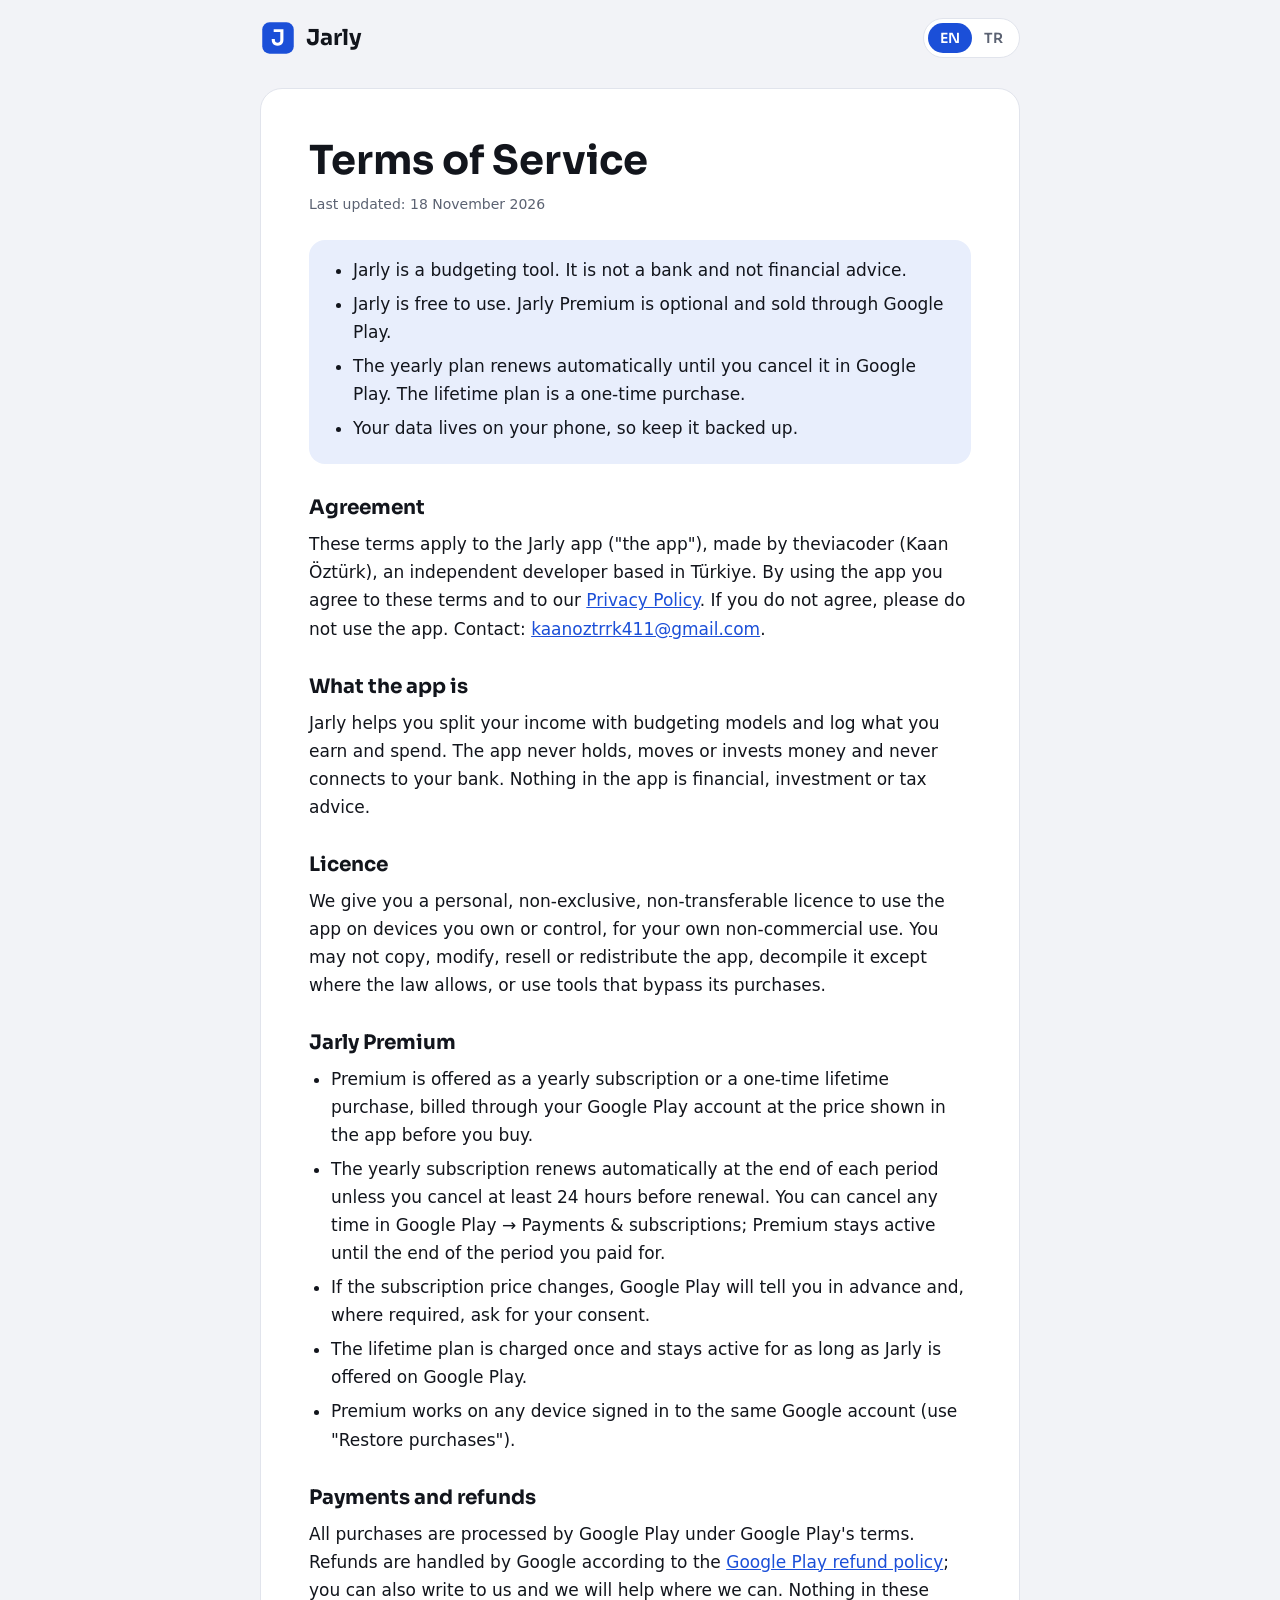
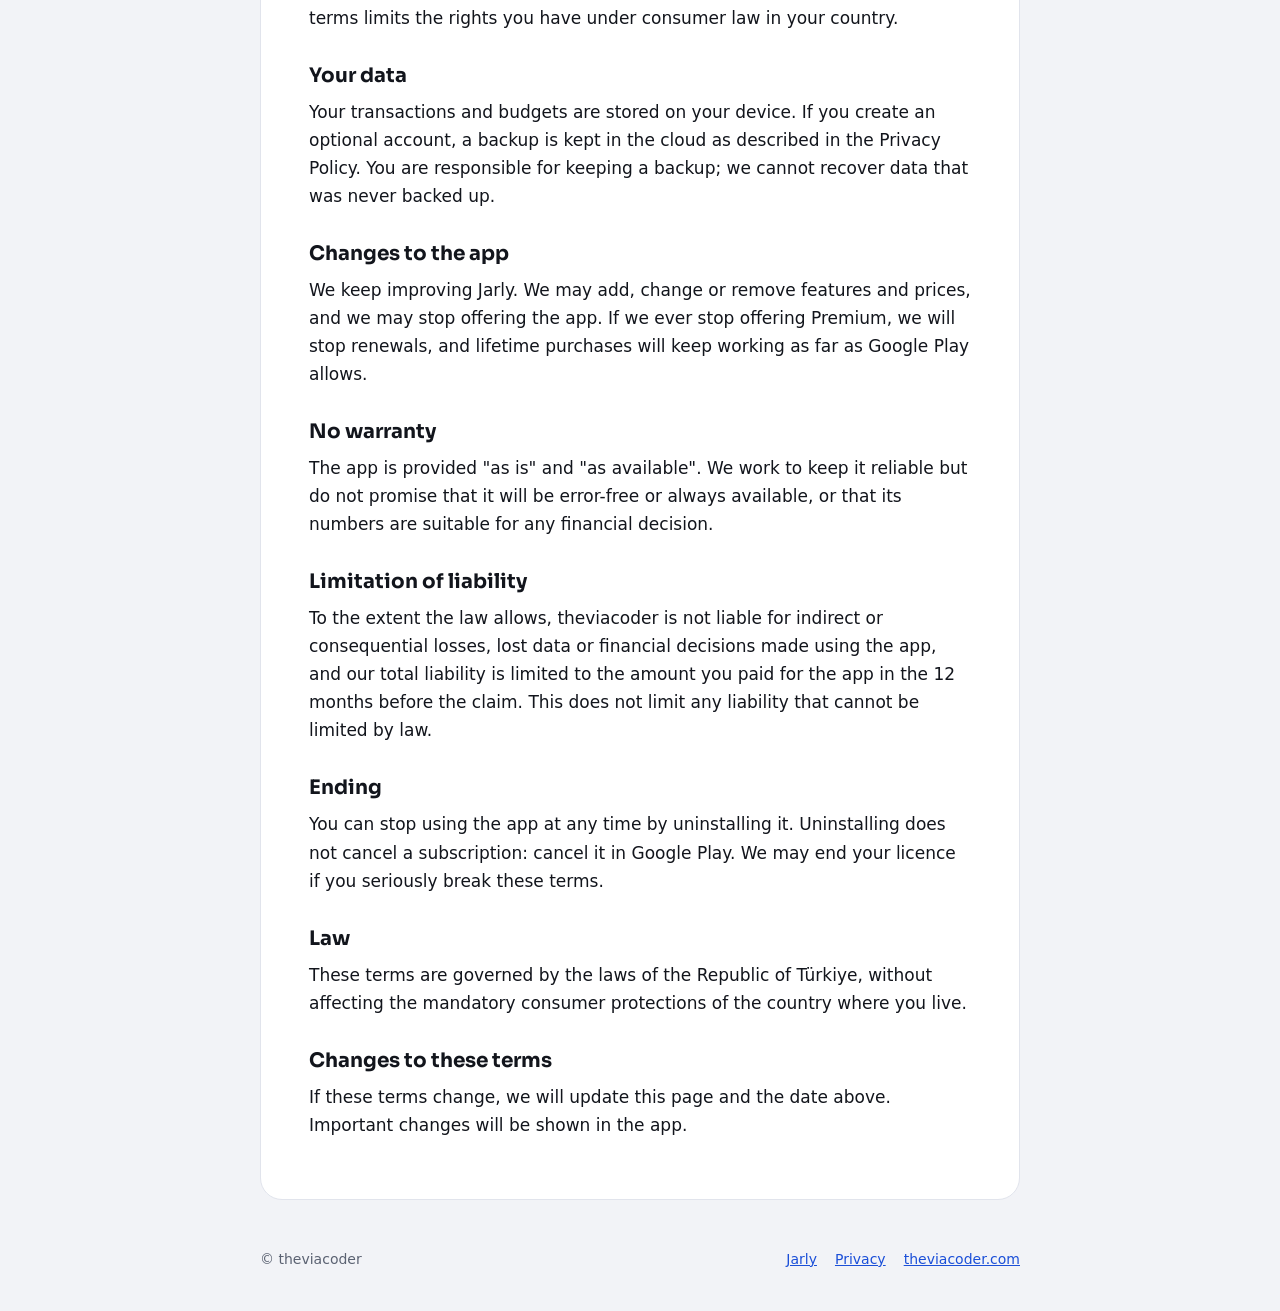
<file: jarly/terms/index.html>
<!doctype html>
<html lang="en">
<head>
<meta charset="utf-8" />
<meta name="viewport" content="width=device-width, initial-scale=1" />
<title>Jarly — Terms of Service</title>
<meta name="description" content="Terms of service for the Jarly app: Premium, subscriptions, refunds and your data." />
<link rel="canonical" href="https://theviacoder.com/jarly/terms/" />
<meta name="theme-color" content="#1B4FD8" />
<link rel="icon" href="../../assets/image/jarly/symbol.svg" type="image/svg+xml" />
<link rel="preconnect" href="https://fonts.googleapis.com" />
<link rel="preconnect" href="https://fonts.gstatic.com" crossorigin />
<link href="https://fonts.googleapis.com/css2?family=Sora:wght@400;600;700&display=swap" rel="stylesheet" />
<style>
:root {
  --blue: #1B4FD8;
  --ink: #12151C;
  --ink-2: #5B6272;
  --mist: #F2F3F7;
  --surface: #FFFFFF;
  --line: #E1E4EC;
  --soft: #E8EEFC;
  --display: "Sora", system-ui, sans-serif;
  --body: system-ui, -apple-system, "Segoe UI", Roboto, sans-serif;
}
@media (prefers-color-scheme: dark) {
  :root { --blue: #6C94FF; --ink: #F4F6FA; --ink-2: #9BA3B4; --mist: #0B0D12; --surface: #16191F; --line: #262B36; --soft: #1B2233; }
}
*, *::before, *::after { box-sizing: border-box; }
body { margin: 0; background: var(--mist); color: var(--ink); font: 400 17px/1.65 var(--body); -webkit-font-smoothing: antialiased; }
a { color: var(--blue); }
.wrap { width: min(760px, 100% - 32px); margin-inline: auto; }
.bar { display: flex; align-items: center; justify-content: space-between; padding: 18px 0; }
.logo { display: flex; align-items: center; gap: 10px; color: var(--ink); text-decoration: none; font: 700 22px/1 var(--display); }
.logo img { width: 36px; height: 36px; display: block; }
.lang { display: flex; background: var(--surface); border: 1px solid var(--line); border-radius: 999px; padding: 4px; }
.lang button { border: 0; background: none; color: var(--ink-2); font: 600 14px/1 var(--display); padding: 8px 12px; border-radius: 999px; cursor: pointer; }
.lang button[aria-pressed="true"] { background: var(--blue); color: #fff; }
.doc { background: var(--surface); border: 1px solid var(--line); border-radius: 22px; padding: clamp(24px, 5vw, 48px); margin: 12px 0 48px; }
h1, h2 { font-family: var(--display); font-weight: 700; line-height: 1.2; margin: 0; }
h1 { font-size: clamp(30px, 6vw, 40px); }
h2 { font-size: 20px; margin: 32px 0 10px; }
p, ul { margin: 0 0 12px; }
ul { padding-left: 22px; }
li { margin-bottom: 6px; }
.updated { color: var(--ink-2); margin: 8px 0 24px; font-size: 14px; }
.summary { background: var(--soft); border-radius: 16px; padding: 16px 22px; }
.summary ul { margin: 0; }
[data-lang-block][hidden] { display: none; }
footer { padding: 0 0 40px; color: var(--ink-2); font-size: 14px; }
footer .wrap { display: flex; flex-wrap: wrap; justify-content: space-between; gap: 12px; }
footer nav { display: flex; gap: 18px; flex-wrap: wrap; }
</style>
</head>
<body>
<div class="wrap">
  <header class="bar">
    <a class="logo" href="../"><img src="../../assets/image/jarly/symbol.svg" width="36" height="36" alt="" />Jarly</a>
    <div class="lang" role="group" aria-label="Language">
      <button type="button" data-lang="en" aria-pressed="true">EN</button>
      <button type="button" data-lang="tr" aria-pressed="false">TR</button>
    </div>
  </header>

  <main class="doc">
    <article data-lang-block="en">
      <h1>Terms of Service</h1>
      <p class="updated">Last updated: 18 November 2026</p>

      <div class="summary">
        <ul>
          <li>Jarly is a budgeting tool. It is not a bank and not financial advice.</li>
          <li>Jarly is free to use. Jarly Premium is optional and sold through Google Play.</li>
          <li>The yearly plan renews automatically until you cancel it in Google Play. The lifetime plan is a one-time purchase.</li>
          <li>Your data lives on your phone, so keep it backed up.</li>
        </ul>
      </div>

      <h2>Agreement</h2>
      <p>These terms apply to the Jarly app ("the app"), made by theviacoder (Kaan Öztürk), an independent developer based in Türkiye. By using the app you agree to these terms and to our <a href="https://kaanoztrrk.github.io/jarly-privacy/">Privacy Policy</a>. If you do not agree, please do not use the app. Contact: <a href="mailto:kaanoztrrk411@gmail.com">kaanoztrrk411@gmail.com</a>.</p>

      <h2>What the app is</h2>
      <p>Jarly helps you split your income with budgeting models and log what you earn and spend. The app never holds, moves or invests money and never connects to your bank. Nothing in the app is financial, investment or tax advice.</p>

      <h2>Licence</h2>
      <p>We give you a personal, non-exclusive, non-transferable licence to use the app on devices you own or control, for your own non-commercial use. You may not copy, modify, resell or redistribute the app, decompile it except where the law allows, or use tools that bypass its purchases.</p>

      <h2>Jarly Premium</h2>
      <ul>
        <li>Premium is offered as a yearly subscription or a one-time lifetime purchase, billed through your Google Play account at the price shown in the app before you buy.</li>
        <li>The yearly subscription renews automatically at the end of each period unless you cancel at least 24 hours before renewal. You can cancel any time in Google Play → Payments &amp; subscriptions; Premium stays active until the end of the period you paid for.</li>
        <li>If the subscription price changes, Google Play will tell you in advance and, where required, ask for your consent.</li>
        <li>The lifetime plan is charged once and stays active for as long as Jarly is offered on Google Play.</li>
        <li>Premium works on any device signed in to the same Google account (use "Restore purchases").</li>
      </ul>

      <h2>Payments and refunds</h2>
      <p>All purchases are processed by Google Play under Google Play's terms. Refunds are handled by Google according to the <a href="https://support.google.com/googleplay/answer/2479637" target="_blank" rel="noopener noreferrer">Google Play refund policy</a>; you can also write to us and we will help where we can. Nothing in these terms limits the rights you have under consumer law in your country.</p>

      <h2>Your data</h2>
      <p>Your transactions and budgets are stored on your device. If you create an optional account, a backup is kept in the cloud as described in the Privacy Policy. You are responsible for keeping a backup; we cannot recover data that was never backed up.</p>

      <h2>Changes to the app</h2>
      <p>We keep improving Jarly. We may add, change or remove features and prices, and we may stop offering the app. If we ever stop offering Premium, we will stop renewals, and lifetime purchases will keep working as far as Google Play allows.</p>

      <h2>No warranty</h2>
      <p>The app is provided "as is" and "as available". We work to keep it reliable but do not promise that it will be error-free or always available, or that its numbers are suitable for any financial decision.</p>

      <h2>Limitation of liability</h2>
      <p>To the extent the law allows, theviacoder is not liable for indirect or consequential losses, lost data or financial decisions made using the app, and our total liability is limited to the amount you paid for the app in the 12 months before the claim. This does not limit any liability that cannot be limited by law.</p>

      <h2>Ending</h2>
      <p>You can stop using the app at any time by uninstalling it. Uninstalling does not cancel a subscription: cancel it in Google Play. We may end your licence if you seriously break these terms.</p>

      <h2>Law</h2>
      <p>These terms are governed by the laws of the Republic of Türkiye, without affecting the mandatory consumer protections of the country where you live.</p>

      <h2>Changes to these terms</h2>
      <p>If these terms change, we will update this page and the date above. Important changes will be shown in the app.</p>
    </article>

    <article data-lang-block="tr" hidden>
      <h1>Hizmet Şartları</h1>
      <p class="updated">Son güncelleme: 18 Kasım 2026</p>

      <div class="summary">
        <ul>
          <li>Jarly bir bütçe aracıdır. Banka değildir, finansal tavsiye vermez.</li>
          <li>Jarly ücretsiz kullanılır. Jarly Premium isteğe bağlıdır ve Google Play üzerinden satılır.</li>
          <li>Yıllık plan, Google Play'den iptal edene kadar otomatik yenilenir. Ömür boyu plan tek seferlik bir satın almadır.</li>
          <li>Verilerin telefonunda durur, yedeklemeyi unutma.</li>
        </ul>
      </div>

      <h2>Sözleşme</h2>
      <p>Bu şartlar, Türkiye'de bağımsız geliştirici theviacoder (Kaan Öztürk) tarafından yapılan Jarly uygulaması ("uygulama") için geçerlidir. Uygulamayı kullanarak bu şartları ve <a href="https://kaanoztrrk.github.io/jarly-privacy/">Gizlilik Politikası</a>'nı kabul etmiş olursun. Kabul etmiyorsan lütfen uygulamayı kullanma. İletişim: <a href="mailto:kaanoztrrk411@gmail.com">kaanoztrrk411@gmail.com</a>.</p>

      <h2>Uygulama nedir</h2>
      <p>Jarly, gelirini bütçe modelleriyle bölmene ve gelir ile giderlerini kaydetmene yardım eder. Uygulama hiçbir zaman para tutmaz, para hareket ettirmez, yatırım yapmaz ve bankana bağlanmaz. Uygulamadaki hiçbir şey finansal, yatırım ya da vergi tavsiyesi değildir.</p>

      <h2>Kullanım lisansı</h2>
      <p>Sana, uygulamayı sahip olduğun ya da kontrol ettiğin cihazlarda kişisel ve ticari olmayan amaçla kullanman için kişisel, münhasır olmayan, devredilemez bir lisans veriyoruz. Uygulamayı kopyalayamaz, değiştiremez, yeniden satamaz ya da dağıtamazsın. Yasanın izin verdiği durumlar dışında kaynak koda dönüştüremez, satın alımları atlatan araçlar kullanamazsın.</p>

      <h2>Jarly Premium</h2>
      <ul>
        <li>Premium, yıllık abonelik ya da tek seferlik ömür boyu satın alma olarak sunulur ve satın almadan önce uygulamada gösterilen fiyattan Google Play hesabın üzerinden ücretlendirilir.</li>
        <li>Yıllık abonelik, yenilemeden en az 24 saat önce iptal etmezsen her dönemin sonunda otomatik olarak yenilenir. Google Play → Ödemeler ve abonelikler bölümünden istediğin zaman iptal edebilirsin; Premium, ödediğin dönemin sonuna kadar açık kalır.</li>
        <li>Abonelik fiyatı değişirse Google Play seni önceden bilgilendirir ve gerektiğinde onayını ister.</li>
        <li>Ömür boyu plan bir kez ücretlendirilir ve Jarly Google Play'de sunulduğu sürece açık kalır.</li>
        <li>Premium, aynı Google hesabıyla giriş yaptığın her cihazda çalışır ("Satın alımları geri yükle").</li>
      </ul>

      <h2>Ödemeler ve iadeler</h2>
      <p>Tüm satın alımlar Google Play şartlarına göre Google Play tarafından işlenir. İadeleri Google, <a href="https://support.google.com/googleplay/answer/2479637?hl=tr" target="_blank" rel="noopener noreferrer">Google Play iade politikası</a>'na göre yönetir; bize de yazabilirsin, elimizden geldiğince yardımcı oluruz. Bu şartlardaki hiçbir şey, ülkendeki tüketici mevzuatından doğan haklarını kısıtlamaz.</p>

      <h2>Verilerin</h2>
      <p>İşlemlerin ve bütçelerin cihazında saklanır. İsteğe bağlı bir hesap açarsan, Gizlilik Politikası'nda anlatıldığı gibi bir yedek bulutta tutulur. Yedek almak senin sorumluluğundadır; hiç yedeklenmemiş verileri kurtaramayız.</p>

      <h2>Uygulamadaki değişiklikler</h2>
      <p>Jarly'yi geliştirmeye devam ediyoruz. Özellik ve fiyat ekleyebilir, değiştirebilir ya da kaldırabilir; uygulamayı sunmayı bırakabiliriz. Premium'u sunmayı bırakırsak yenilemeleri durdururuz; ömür boyu satın alımlar Google Play'in izin verdiği ölçüde çalışmaya devam eder.</p>

      <h2>Garanti verilmemesi</h2>
      <p>Uygulama "olduğu gibi" ve "erişilebildiği ölçüde" sunulur. Güvenilir olması için çalışırız, ancak hatasız ya da her zaman erişilebilir olacağını veya gösterdiği sayıların herhangi bir finansal karar için uygun olduğunu taahhüt etmeyiz.</p>

      <h2>Sorumluluğun sınırı</h2>
      <p>Yasanın izin verdiği ölçüde theviacoder, uygulamanın kullanımından doğan dolaylı zararlardan, veri kaybından ya da uygulamaya bakarak verilen finansal kararlardan sorumlu değildir. Toplam sorumluluğumuz, talepten önceki 12 ayda uygulama için ödediğin tutarla sınırlıdır. Bu, yasa gereği sınırlanamayan sorumluluğu kısıtlamaz.</p>

      <h2>Sona erme</h2>
      <p>Uygulamayı kaldırarak istediğin zaman kullanmayı bırakabilirsin. Uygulamayı kaldırmak aboneliği iptal etmez; aboneliği Google Play'den iptal et. Bu şartları ciddi biçimde ihlal edersen lisansını sona erdirebiliriz.</p>

      <h2>Uygulanacak hukuk</h2>
      <p>Bu şartlar Türkiye Cumhuriyeti hukukuna tabidir; yaşadığın ülkedeki zorunlu tüketici korumaları saklıdır.</p>

      <h2>Şartlardaki değişiklikler</h2>
      <p>Bu şartlar değişirse bu sayfayı ve yukarıdaki tarihi güncelleriz. Önemli değişiklikler uygulamada gösterilir.</p>
    </article>
  </main>
</div>

<footer>
  <div class="wrap">
    <span>© theviacoder</span>
    <nav>
      <a href="../">Jarly</a>
      <a href="https://kaanoztrrk.github.io/jarly-privacy/">Privacy</a>
      <a href="../../">theviacoder.com</a>
    </nav>
  </div>
</footer>

<script>
const blocks = [...document.querySelectorAll("[data-lang-block]")];
const buttons = [...document.querySelectorAll(".lang button")];
function setLang(lang) {
  document.documentElement.lang = lang;
  blocks.forEach((b) => (b.hidden = b.dataset.langBlock !== lang));
  buttons.forEach((b) => b.setAttribute("aria-pressed", String(b.dataset.lang === lang)));
  document.title = lang === "tr" ? "Jarly — Hizmet Şartları" : "Jarly — Terms of Service";
}
let lang = new URLSearchParams(location.search).get("lang");
if (!lang) { try { lang = localStorage.getItem("jarly.lang"); } catch (e) {} }
if (!lang) lang = (navigator.language || "").startsWith("tr") ? "tr" : "en";
setLang(lang === "tr" ? "tr" : "en");
buttons.forEach((b) => b.addEventListener("click", () => { setLang(b.dataset.lang); try { localStorage.setItem("jarly.lang", b.dataset.lang); } catch (e) {} }));
</script>
</body>
</html>
</file>
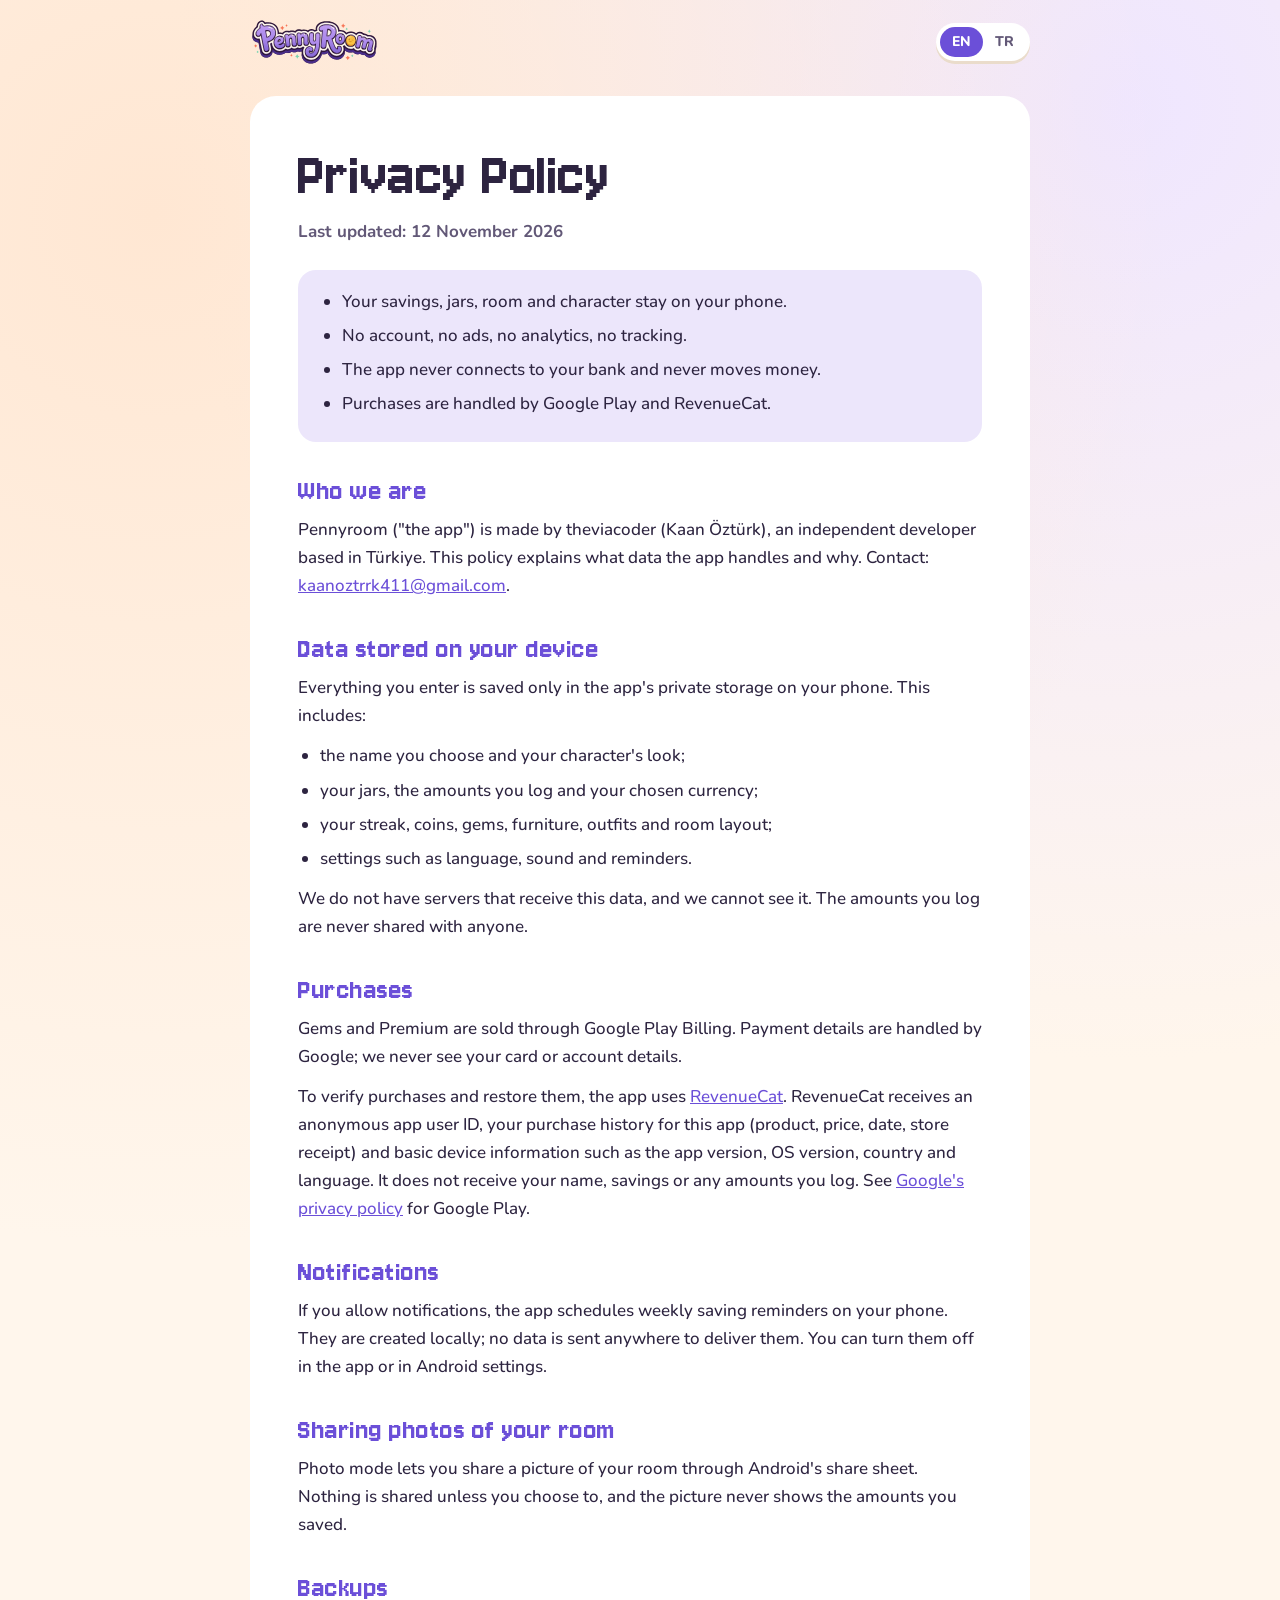
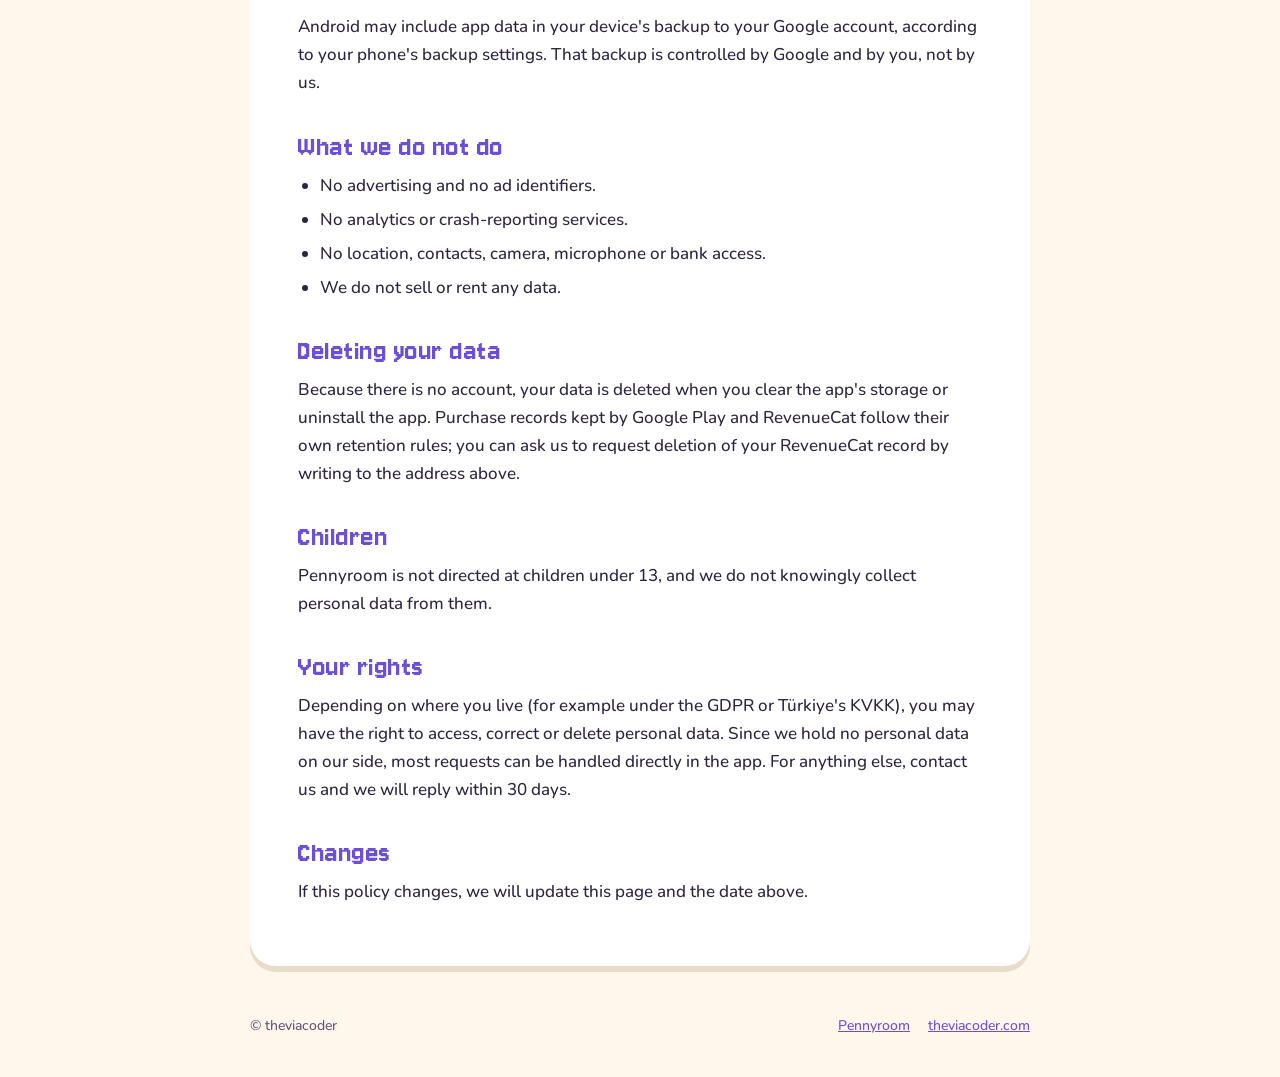
<file: pennyroom/privacy/index.html>
<!doctype html>
<html lang="en">
<head>
<meta charset="utf-8" />
<meta name="viewport" content="width=device-width, initial-scale=1" />
<title>Pennyroom — Privacy Policy</title>
<meta name="description" content="Privacy policy for the Pennyroom app. Your savings data stays on your phone. No account, no ads, no analytics." />
<link rel="canonical" href="https://theviacoder.com/pennyroom/privacy/" />
<meta name="theme-color" content="#6B4FD8" />
<link rel="icon" href="../../assets/image/pennyroom/icon.svg" type="image/svg+xml" />
<link rel="preconnect" href="https://fonts.googleapis.com" />
<link rel="preconnect" href="https://fonts.gstatic.com" crossorigin />
<link href="https://fonts.googleapis.com/css2?family=Jersey+10&family=Nunito:wght@500;700;800&display=swap" rel="stylesheet" />
<style>
:root {
  --cream: #FFF6EC;
  --lav: #6B4FD8;
  --lav-soft: #ECE6FB;
  --ink: #2D2440;
  --ink-2: #625877;
  --line: #EADCCB;
  --surface: #FFFFFF;
  --pixel: "Jersey 10", ui-monospace, monospace;
  --body: "Nunito", system-ui, -apple-system, "Segoe UI", sans-serif;
}
*, *::before, *::after { box-sizing: border-box; }
body {
  margin: 0; background: var(--cream); color: var(--ink);
  font: 500 17px/1.65 var(--body); -webkit-font-smoothing: antialiased;
  background-image: radial-gradient(circle at 12% 8%, #FFE7D3 0, transparent 38%), radial-gradient(circle at 88% 4%, #EFE6FF 0, transparent 34%);
}
a { color: var(--lav); }
.wrap { width: min(780px, 100% - 32px); margin-inline: auto; }
.bar { display: flex; align-items: center; justify-content: space-between; padding: 18px 0; }
.bar .logo img { height: 48px; width: auto; display: block; }
.lang { display: flex; background: var(--surface); border-radius: 999px; padding: 4px; box-shadow: 0 3px 0 var(--line); }
.lang button { border: 0; background: none; color: var(--ink-2); font: 800 14px/1 var(--body); padding: 8px 12px; border-radius: 999px; cursor: pointer; }
.lang button[aria-pressed="true"] { background: var(--lav); color: #fff; }
.doc { background: var(--surface); border-radius: 26px; box-shadow: 0 6px 0 var(--line); padding: clamp(24px, 5vw, 48px); margin: 12px 0 48px; }
h1, h2 { font-family: var(--pixel); font-weight: 400; letter-spacing: .5px; line-height: 1; margin: 0; }
h1 { font-size: clamp(44px, 8vw, 64px); }
h2 { font-size: 30px; margin: 34px 0 10px; color: var(--lav); }
p, ul { margin: 0 0 12px; }
ul { padding-left: 22px; }
li { margin-bottom: 6px; }
.updated { color: var(--ink-2); font-weight: 700; margin: 10px 0 24px; }
.summary { background: var(--lav-soft); border-radius: 18px; padding: 18px 22px; }
.summary ul { margin: 0; }
[data-lang-block][hidden] { display: none; }
footer { padding: 0 0 40px; color: var(--ink-2); font-size: 14px; }
footer .wrap { display: flex; flex-wrap: wrap; justify-content: space-between; gap: 12px; }
footer nav { display: flex; gap: 18px; flex-wrap: wrap; }
</style>
</head>
<body>
<div class="wrap">
  <header class="bar">
    <a class="logo" href="../" aria-label="Pennyroom"><img src="../../assets/image/pennyroom/wordmark.svg" width="1316" height="488" alt="PennyRoom" /></a>
    <div class="lang" role="group" aria-label="Language">
      <button type="button" data-lang="en" aria-pressed="true">EN</button>
      <button type="button" data-lang="tr" aria-pressed="false">TR</button>
    </div>
  </header>

  <main class="doc">
    <article data-lang-block="en">
      <h1>Privacy Policy</h1>
      <p class="updated">Last updated: 12 November 2026</p>

      <div class="summary">
        <ul>
          <li>Your savings, jars, room and character stay on your phone.</li>
          <li>No account, no ads, no analytics, no tracking.</li>
          <li>The app never connects to your bank and never moves money.</li>
          <li>Purchases are handled by Google Play and RevenueCat.</li>
        </ul>
      </div>

      <h2>Who we are</h2>
      <p>Pennyroom ("the app") is made by theviacoder (Kaan Öztürk), an independent developer based in Türkiye. This policy explains what data the app handles and why. Contact: <a href="mailto:kaanoztrrk411@gmail.com">kaanoztrrk411@gmail.com</a>.</p>

      <h2>Data stored on your device</h2>
      <p>Everything you enter is saved only in the app's private storage on your phone. This includes:</p>
      <ul>
        <li>the name you choose and your character's look;</li>
        <li>your jars, the amounts you log and your chosen currency;</li>
        <li>your streak, coins, gems, furniture, outfits and room layout;</li>
        <li>settings such as language, sound and reminders.</li>
      </ul>
      <p>We do not have servers that receive this data, and we cannot see it. The amounts you log are never shared with anyone.</p>

      <h2>Purchases</h2>
      <p>Gems and Premium are sold through Google Play Billing. Payment details are handled by Google; we never see your card or account details.</p>
      <p>To verify purchases and restore them, the app uses <a href="https://www.revenuecat.com/privacy" target="_blank" rel="noopener noreferrer">RevenueCat</a>. RevenueCat receives an anonymous app user ID, your purchase history for this app (product, price, date, store receipt) and basic device information such as the app version, OS version, country and language. It does not receive your name, savings or any amounts you log. See <a href="https://policies.google.com/privacy" target="_blank" rel="noopener noreferrer">Google's privacy policy</a> for Google Play.</p>

      <h2>Notifications</h2>
      <p>If you allow notifications, the app schedules weekly saving reminders on your phone. They are created locally; no data is sent anywhere to deliver them. You can turn them off in the app or in Android settings.</p>

      <h2>Sharing photos of your room</h2>
      <p>Photo mode lets you share a picture of your room through Android's share sheet. Nothing is shared unless you choose to, and the picture never shows the amounts you saved.</p>

      <h2>Backups</h2>
      <p>Android may include app data in your device's backup to your Google account, according to your phone's backup settings. That backup is controlled by Google and by you, not by us.</p>

      <h2>What we do not do</h2>
      <ul>
        <li>No advertising and no ad identifiers.</li>
        <li>No analytics or crash-reporting services.</li>
        <li>No location, contacts, camera, microphone or bank access.</li>
        <li>We do not sell or rent any data.</li>
      </ul>

      <h2>Deleting your data</h2>
      <p>Because there is no account, your data is deleted when you clear the app's storage or uninstall the app. Purchase records kept by Google Play and RevenueCat follow their own retention rules; you can ask us to request deletion of your RevenueCat record by writing to the address above.</p>

      <h2>Children</h2>
      <p>Pennyroom is not directed at children under 13, and we do not knowingly collect personal data from them.</p>

      <h2>Your rights</h2>
      <p>Depending on where you live (for example under the GDPR or Türkiye's KVKK), you may have the right to access, correct or delete personal data. Since we hold no personal data on our side, most requests can be handled directly in the app. For anything else, contact us and we will reply within 30 days.</p>

      <h2>Changes</h2>
      <p>If this policy changes, we will update this page and the date above.</p>
    </article>

    <article data-lang-block="tr" hidden>
      <h1>Gizlilik Politikası</h1>
      <p class="updated">Son güncelleme: 12 Kasım 2026</p>

      <div class="summary">
        <ul>
          <li>Birikimlerin, kavanozların, odan ve karakterin telefonunda kalır.</li>
          <li>Hesap yok, reklam yok, analitik yok, takip yok.</li>
          <li>Uygulama bankana bağlanmaz ve para hareket ettirmez.</li>
          <li>Satın alımları Google Play ve RevenueCat yönetir.</li>
        </ul>
      </div>

      <h2>Biz kimiz</h2>
      <p>Pennyroom ("uygulama"), Türkiye'de bağımsız geliştirici theviacoder (Kaan Öztürk) tarafından yapılmıştır. Bu politika, uygulamanın hangi verileri neden işlediğini açıklar. İletişim: <a href="mailto:kaanoztrrk411@gmail.com">kaanoztrrk411@gmail.com</a>.</p>

      <h2>Cihazında saklanan veriler</h2>
      <p>Girdiğin her şey yalnızca telefonundaki uygulamaya özel alanda saklanır. Bunlar:</p>
      <ul>
        <li>seçtiğin isim ve karakterinin görünümü;</li>
        <li>kavanozların, girdiğin tutarlar ve seçtiğin para birimi;</li>
        <li>serin, coin'lerin, elmasların, mobilyaların, kıyafetlerin ve oda düzenin;</li>
        <li>dil, ses ve hatırlatıcı gibi ayarlar.</li>
      </ul>
      <p>Bu verileri alan bir sunucumuz yoktur ve biz bu verileri göremeyiz. Girdiğin tutarlar hiç kimseyle paylaşılmaz.</p>

      <h2>Satın alımlar</h2>
      <p>Elmaslar ve Premium Google Play Faturalandırma üzerinden satılır. Ödeme bilgilerini Google işler; kart ya da hesap bilgilerini hiçbir zaman görmeyiz.</p>
      <p>Satın alımları doğrulamak ve geri yüklemek için uygulama <a href="https://www.revenuecat.com/privacy" target="_blank" rel="noopener noreferrer">RevenueCat</a> kullanır. RevenueCat'e anonim bir uygulama kullanıcı kimliği, bu uygulamadaki satın alma geçmişin (ürün, fiyat, tarih, mağaza makbuzu) ve uygulama sürümü, işletim sistemi sürümü, ülke ve dil gibi temel cihaz bilgileri gider. İsmin, birikimlerin ya da girdiğin tutarlar gitmez. Google Play için <a href="https://policies.google.com/privacy?hl=tr" target="_blank" rel="noopener noreferrer">Google'ın gizlilik politikasına</a> bakabilirsin.</p>

      <h2>Bildirimler</h2>
      <p>Bildirimlere izin verirsen uygulama haftalık birikim hatırlatıcılarını telefonunda planlar. Hatırlatıcılar cihazda oluşturulur; bunun için hiçbir yere veri gönderilmez. Uygulamadan ya da Android ayarlarından kapatabilirsin.</p>

      <h2>Odanın fotoğrafını paylaşma</h2>
      <p>Fotoğraf modu, odanın resmini Android'in paylaşım menüsüyle paylaşmanı sağlar. Sen seçmedikçe hiçbir şey paylaşılmaz ve resimde biriktirdiğin tutarlar görünmez.</p>

      <h2>Yedekler</h2>
      <p>Android, telefonunun yedekleme ayarlarına göre uygulama verilerini Google hesabındaki cihaz yedeğine ekleyebilir. Bu yedeği biz değil, Google ve sen yönetirsiniz.</p>

      <h2>Yapmadıklarımız</h2>
      <ul>
        <li>Reklam ve reklam kimliği yok.</li>
        <li>Analitik ya da hata raporlama servisi yok.</li>
        <li>Konum, rehber, kamera, mikrofon ya da banka erişimi yok.</li>
        <li>Hiçbir veriyi satmayız ya da kiralamayız.</li>
      </ul>

      <h2>Verilerini silme</h2>
      <p>Hesap olmadığı için uygulamanın verilerini temizlediğinde ya da uygulamayı kaldırdığında verilerin silinir. Google Play ve RevenueCat'in tuttuğu satın alma kayıtları kendi saklama kurallarına tabidir; RevenueCat kaydının silinmesini istemek için yukarıdaki adrese yazabilirsin.</p>

      <h2>Çocuklar</h2>
      <p>Pennyroom 13 yaşından küçük çocuklara yönelik değildir ve onlardan bilerek kişisel veri toplamayız.</p>

      <h2>Hakların</h2>
      <p>KVKK ve GDPR gibi düzenlemeler kapsamında kişisel verilerine erişme, düzeltme ve silme hakların olabilir. Bizim tarafımızda kişisel veri tutulmadığı için çoğu istek doğrudan uygulamadan karşılanabilir. Diğer her şey için bize yaz; 30 gün içinde yanıt veririz.</p>

      <h2>Değişiklikler</h2>
      <p>Bu politika değişirse bu sayfayı ve yukarıdaki tarihi güncelleriz.</p>
    </article>
  </main>
</div>

<footer>
  <div class="wrap">
    <span>© theviacoder</span>
    <nav>
      <a href="../">Pennyroom</a>
      <a href="../../">theviacoder.com</a>
    </nav>
  </div>
</footer>

<script>
const blocks = [...document.querySelectorAll("[data-lang-block]")];
const buttons = [...document.querySelectorAll(".lang button")];
function setLang(lang) {
  document.documentElement.lang = lang;
  blocks.forEach((b) => (b.hidden = b.dataset.langBlock !== lang));
  buttons.forEach((b) => b.setAttribute("aria-pressed", String(b.dataset.lang === lang)));
  document.title = lang === "tr" ? "Pennyroom — Gizlilik Politikası" : "Pennyroom — Privacy Policy";
}
let lang = new URLSearchParams(location.search).get("lang");
if (!lang) { try { lang = localStorage.getItem("pennyroom.lang"); } catch (e) {} }
if (!lang) lang = (navigator.language || "").startsWith("tr") ? "tr" : "en";
setLang(lang === "tr" ? "tr" : "en");
buttons.forEach((b) => b.addEventListener("click", () => { setLang(b.dataset.lang); try { localStorage.setItem("pennyroom.lang", b.dataset.lang); } catch (e) {} }));
</script>
</body>
</html>
</file>
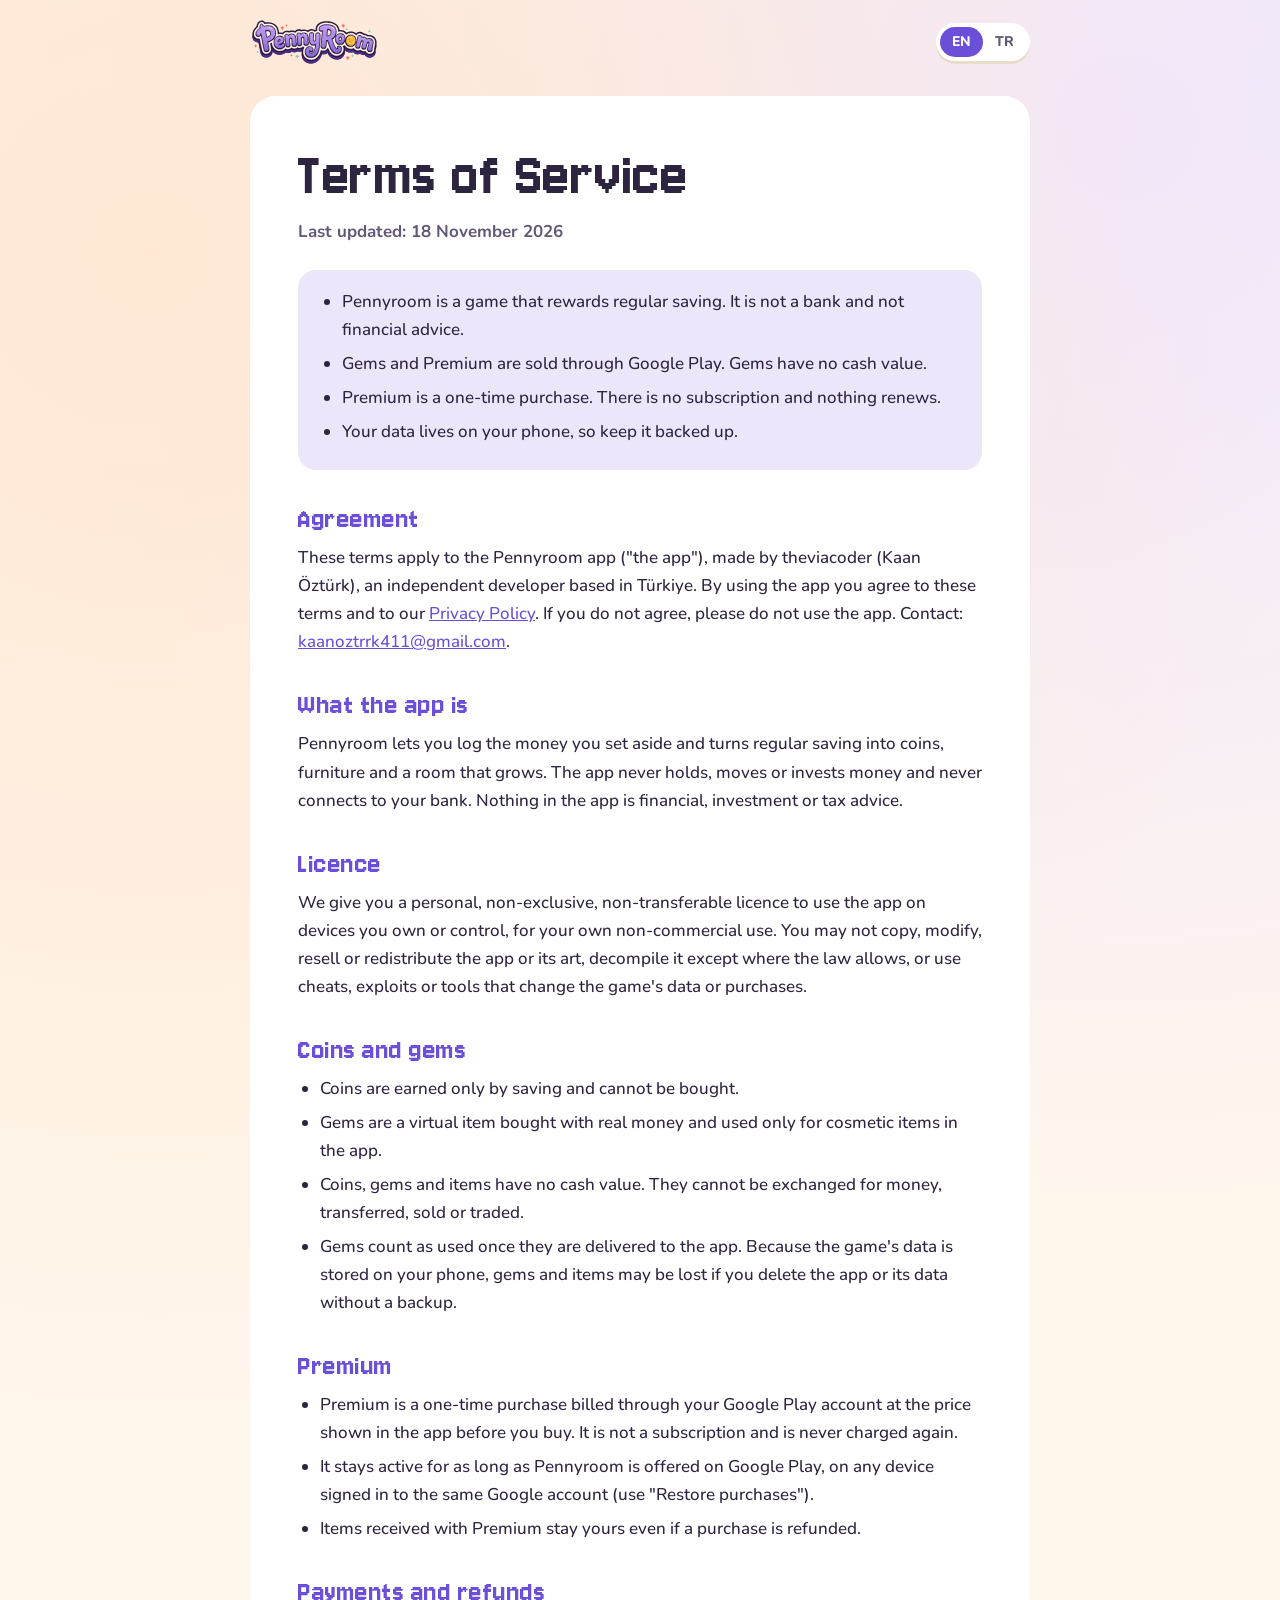
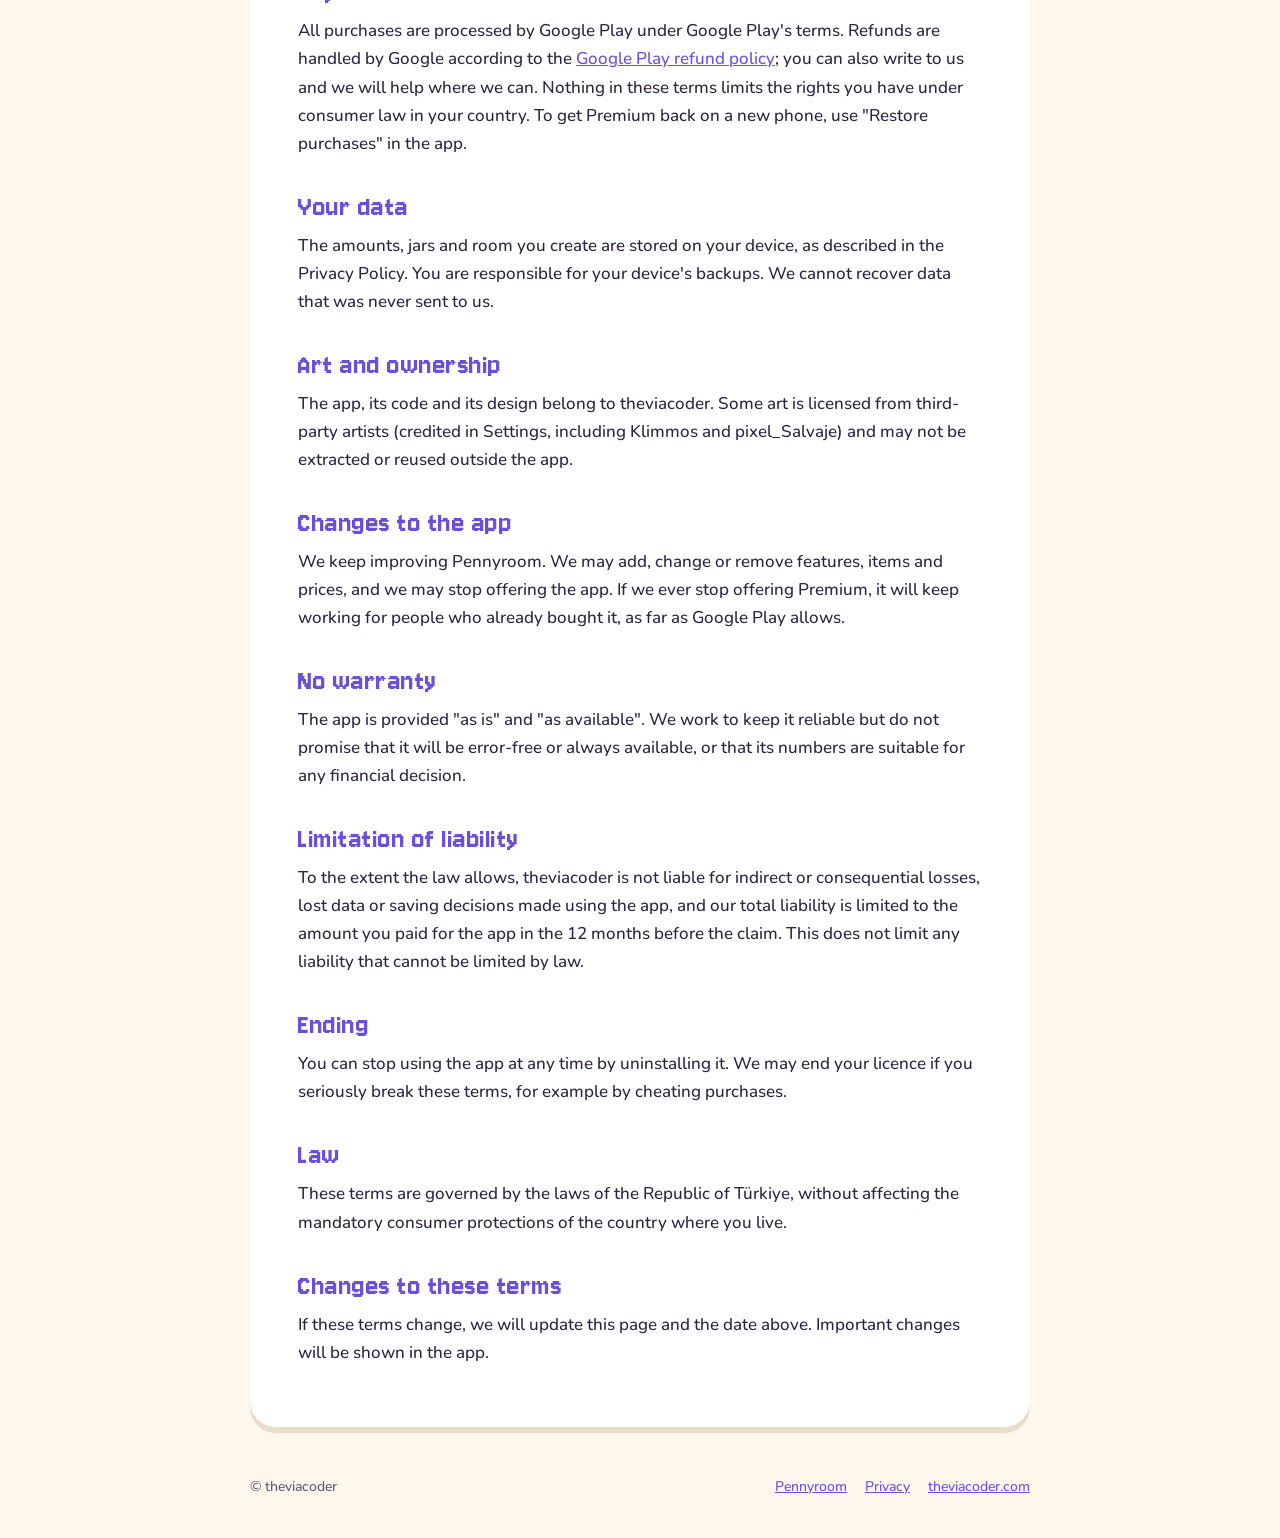
<file: pennyroom/terms/index.html>
<!doctype html>
<html lang="en">
<head>
<meta charset="utf-8" />
<meta name="viewport" content="width=device-width, initial-scale=1" />
<title>Pennyroom — Terms of Service</title>
<meta name="description" content="Terms of service for the Pennyroom app: gems, Premium, refunds and your data." />
<link rel="canonical" href="https://theviacoder.com/pennyroom/terms/" />
<meta name="theme-color" content="#6B4FD8" />
<link rel="icon" href="../../assets/image/pennyroom/icon.svg" type="image/svg+xml" />
<link rel="preconnect" href="https://fonts.googleapis.com" />
<link rel="preconnect" href="https://fonts.gstatic.com" crossorigin />
<link href="https://fonts.googleapis.com/css2?family=Jersey+10&family=Nunito:wght@500;700;800&display=swap" rel="stylesheet" />
<style>
:root {
  --cream: #FFF6EC;
  --lav: #6B4FD8;
  --lav-soft: #ECE6FB;
  --ink: #2D2440;
  --ink-2: #625877;
  --line: #EADCCB;
  --surface: #FFFFFF;
  --pixel: "Jersey 10", ui-monospace, monospace;
  --body: "Nunito", system-ui, -apple-system, "Segoe UI", sans-serif;
}
*, *::before, *::after { box-sizing: border-box; }
body {
  margin: 0; background: var(--cream); color: var(--ink);
  font: 500 17px/1.65 var(--body); -webkit-font-smoothing: antialiased;
  background-image: radial-gradient(circle at 12% 8%, #FFE7D3 0, transparent 38%), radial-gradient(circle at 88% 4%, #EFE6FF 0, transparent 34%);
}
a { color: var(--lav); }
.wrap { width: min(780px, 100% - 32px); margin-inline: auto; }
.bar { display: flex; align-items: center; justify-content: space-between; padding: 18px 0; }
.bar .logo img { height: 48px; width: auto; display: block; }
.lang { display: flex; background: var(--surface); border-radius: 999px; padding: 4px; box-shadow: 0 3px 0 var(--line); }
.lang button { border: 0; background: none; color: var(--ink-2); font: 800 14px/1 var(--body); padding: 8px 12px; border-radius: 999px; cursor: pointer; }
.lang button[aria-pressed="true"] { background: var(--lav); color: #fff; }
.doc { background: var(--surface); border-radius: 26px; box-shadow: 0 6px 0 var(--line); padding: clamp(24px, 5vw, 48px); margin: 12px 0 48px; }
h1, h2 { font-family: var(--pixel); font-weight: 400; letter-spacing: .5px; line-height: 1; margin: 0; }
h1 { font-size: clamp(44px, 8vw, 64px); }
h2 { font-size: 30px; margin: 34px 0 10px; color: var(--lav); }
p, ul { margin: 0 0 12px; }
ul { padding-left: 22px; }
li { margin-bottom: 6px; }
.updated { color: var(--ink-2); font-weight: 700; margin: 10px 0 24px; }
.summary { background: var(--lav-soft); border-radius: 18px; padding: 18px 22px; }
.summary ul { margin: 0; }
[data-lang-block][hidden] { display: none; }
footer { padding: 0 0 40px; color: var(--ink-2); font-size: 14px; }
footer .wrap { display: flex; flex-wrap: wrap; justify-content: space-between; gap: 12px; }
footer nav { display: flex; gap: 18px; flex-wrap: wrap; }
</style>
</head>
<body>
<div class="wrap">
  <header class="bar">
    <a class="logo" href="../" aria-label="Pennyroom"><img src="../../assets/image/pennyroom/wordmark.svg" width="1316" height="488" alt="PennyRoom" /></a>
    <div class="lang" role="group" aria-label="Language">
      <button type="button" data-lang="en" aria-pressed="true">EN</button>
      <button type="button" data-lang="tr" aria-pressed="false">TR</button>
    </div>
  </header>

  <main class="doc">
    <article data-lang-block="en">
      <h1>Terms of Service</h1>
      <p class="updated">Last updated: 18 November 2026</p>

      <div class="summary">
        <ul>
          <li>Pennyroom is a game that rewards regular saving. It is not a bank and not financial advice.</li>
          <li>Gems and Premium are sold through Google Play. Gems have no cash value.</li>
          <li>Premium is a one-time purchase. There is no subscription and nothing renews.</li>
          <li>Your data lives on your phone, so keep it backed up.</li>
        </ul>
      </div>

      <h2>Agreement</h2>
      <p>These terms apply to the Pennyroom app ("the app"), made by theviacoder (Kaan Öztürk), an independent developer based in Türkiye. By using the app you agree to these terms and to our <a href="../privacy/">Privacy Policy</a>. If you do not agree, please do not use the app. Contact: <a href="mailto:kaanoztrrk411@gmail.com">kaanoztrrk411@gmail.com</a>.</p>

      <h2>What the app is</h2>
      <p>Pennyroom lets you log the money you set aside and turns regular saving into coins, furniture and a room that grows. The app never holds, moves or invests money and never connects to your bank. Nothing in the app is financial, investment or tax advice.</p>

      <h2>Licence</h2>
      <p>We give you a personal, non-exclusive, non-transferable licence to use the app on devices you own or control, for your own non-commercial use. You may not copy, modify, resell or redistribute the app or its art, decompile it except where the law allows, or use cheats, exploits or tools that change the game's data or purchases.</p>

      <h2>Coins and gems</h2>
      <ul>
        <li>Coins are earned only by saving and cannot be bought.</li>
        <li>Gems are a virtual item bought with real money and used only for cosmetic items in the app.</li>
        <li>Coins, gems and items have no cash value. They cannot be exchanged for money, transferred, sold or traded.</li>
        <li>Gems count as used once they are delivered to the app. Because the game's data is stored on your phone, gems and items may be lost if you delete the app or its data without a backup.</li>
      </ul>

      <h2>Premium</h2>
      <ul>
        <li>Premium is a one-time purchase billed through your Google Play account at the price shown in the app before you buy. It is not a subscription and is never charged again.</li>
        <li>It stays active for as long as Pennyroom is offered on Google Play, on any device signed in to the same Google account (use "Restore purchases").</li>
        <li>Items received with Premium stay yours even if a purchase is refunded.</li>
      </ul>

      <h2>Payments and refunds</h2>
      <p>All purchases are processed by Google Play under Google Play's terms. Refunds are handled by Google according to the <a href="https://support.google.com/googleplay/answer/2479637" target="_blank" rel="noopener noreferrer">Google Play refund policy</a>; you can also write to us and we will help where we can. Nothing in these terms limits the rights you have under consumer law in your country. To get Premium back on a new phone, use "Restore purchases" in the app.</p>

      <h2>Your data</h2>
      <p>The amounts, jars and room you create are stored on your device, as described in the Privacy Policy. You are responsible for your device's backups. We cannot recover data that was never sent to us.</p>

      <h2>Art and ownership</h2>
      <p>The app, its code and its design belong to theviacoder. Some art is licensed from third-party artists (credited in Settings, including Klimmos and pixel_Salvaje) and may not be extracted or reused outside the app.</p>

      <h2>Changes to the app</h2>
      <p>We keep improving Pennyroom. We may add, change or remove features, items and prices, and we may stop offering the app. If we ever stop offering Premium, it will keep working for people who already bought it, as far as Google Play allows.</p>

      <h2>No warranty</h2>
      <p>The app is provided "as is" and "as available". We work to keep it reliable but do not promise that it will be error-free or always available, or that its numbers are suitable for any financial decision.</p>

      <h2>Limitation of liability</h2>
      <p>To the extent the law allows, theviacoder is not liable for indirect or consequential losses, lost data or saving decisions made using the app, and our total liability is limited to the amount you paid for the app in the 12 months before the claim. This does not limit any liability that cannot be limited by law.</p>

      <h2>Ending</h2>
      <p>You can stop using the app at any time by uninstalling it. We may end your licence if you seriously break these terms, for example by cheating purchases.</p>

      <h2>Law</h2>
      <p>These terms are governed by the laws of the Republic of Türkiye, without affecting the mandatory consumer protections of the country where you live.</p>

      <h2>Changes to these terms</h2>
      <p>If these terms change, we will update this page and the date above. Important changes will be shown in the app.</p>
    </article>

    <article data-lang-block="tr" hidden>
      <h1>Hizmet Şartları</h1>
      <p class="updated">Son güncelleme: 18 Kasım 2026</p>

      <div class="summary">
        <ul>
          <li>Pennyroom düzenli birikimi ödüllendiren bir oyundur. Banka değildir, finansal tavsiye vermez.</li>
          <li>Elmaslar ve Premium Google Play üzerinden satılır. Elmasların nakit değeri yoktur.</li>
          <li>Premium tek seferlik bir satın almadır. Abonelik yoktur, hiçbir şey yenilenmez.</li>
          <li>Verilerin telefonunda durur, yedeklemeyi unutma.</li>
        </ul>
      </div>

      <h2>Sözleşme</h2>
      <p>Bu şartlar, Türkiye'de bağımsız geliştirici theviacoder (Kaan Öztürk) tarafından yapılan Pennyroom uygulaması ("uygulama") için geçerlidir. Uygulamayı kullanarak bu şartları ve <a href="../privacy/?lang=tr">Gizlilik Politikası</a>'nı kabul etmiş olursun. Kabul etmiyorsan lütfen uygulamayı kullanma. İletişim: <a href="mailto:kaanoztrrk411@gmail.com">kaanoztrrk411@gmail.com</a>.</p>

      <h2>Uygulama nedir</h2>
      <p>Pennyroom, kenara koyduğun parayı kaydetmeni sağlar ve düzenli birikimi coin'e, mobilyaya ve büyüyen bir odaya dönüştürür. Uygulama hiçbir zaman para tutmaz, para hareket ettirmez, yatırım yapmaz ve bankana bağlanmaz. Uygulamadaki hiçbir şey finansal, yatırım ya da vergi tavsiyesi değildir.</p>

      <h2>Kullanım lisansı</h2>
      <p>Sana, uygulamayı sahip olduğun ya da kontrol ettiğin cihazlarda kişisel ve ticari olmayan amaçla kullanman için kişisel, münhasır olmayan, devredilemez bir lisans veriyoruz. Uygulamayı ya da çizimlerini kopyalayamaz, değiştiremez, yeniden satamaz ya da dağıtamazsın. Yasanın izin verdiği durumlar dışında kaynak koda dönüştüremezsin. Oyunun verilerini ya da satın alımlarını değiştiren hile, açık ya da araç kullanamazsın.</p>

      <h2>Coin'ler ve elmaslar</h2>
      <ul>
        <li>Coin yalnızca birikim yaparak kazanılır, satın alınamaz.</li>
        <li>Elmas, gerçek parayla satın alınan ve yalnızca uygulamadaki kozmetik eşyalar için kullanılan sanal bir öğedir.</li>
        <li>Coin'lerin, elmasların ve eşyaların nakit değeri yoktur. Paraya çevrilemez, devredilemez, satılamaz ya da takas edilemez.</li>
        <li>Elmaslar uygulamaya teslim edildiği anda kullanılmış sayılır. Oyunun verileri telefonunda saklandığı için, yedeğin olmadan uygulamayı ya da verilerini silersen elmaslar ve eşyalar kaybolabilir.</li>
      </ul>

      <h2>Premium</h2>
      <ul>
        <li>Premium, satın almadan önce uygulamada gösterilen fiyattan Google Play hesabın üzerinden ücretlendirilen tek seferlik bir satın almadır. Abonelik değildir, bir daha ücret alınmaz.</li>
        <li>Pennyroom Google Play'de sunulduğu sürece, aynı Google hesabıyla giriş yaptığın her cihazda açık kalır ("Satın alımları geri yükle").</li>
        <li>Premium ile aldığın eşyalar, satın alma iade edilse bile senin kalır.</li>
      </ul>

      <h2>Ödemeler ve iadeler</h2>
      <p>Tüm satın alımlar Google Play şartlarına göre Google Play tarafından işlenir. İadeleri Google, <a href="https://support.google.com/googleplay/answer/2479637?hl=tr" target="_blank" rel="noopener noreferrer">Google Play iade politikası</a>'na göre yönetir; bize de yazabilirsin, elimizden geldiğince yardımcı oluruz. Bu şartlardaki hiçbir şey, ülkendeki tüketici mevzuatından doğan haklarını kısıtlamaz. Yeni telefonda Premium'u geri almak için uygulamadaki "Satın alımları geri yükle" düğmesini kullan.</p>

      <h2>Verilerin</h2>
      <p>Oluşturduğun tutarlar, kavanozlar ve oda, Gizlilik Politikası'nda anlatıldığı gibi cihazında saklanır. Cihazının yedeklerinden sen sorumlusun. Bize hiç gönderilmemiş verileri kurtaramayız.</p>

      <h2>Çizimler ve haklar</h2>
      <p>Uygulama, kodu ve tasarımı theviacoder'a aittir. Bazı çizimler üçüncü taraf sanatçılardan lisanslanmıştır (Ayarlar'da anılır; Klimmos ve pixel_Salvaje dahil) ve uygulama dışına çıkarılamaz, başka yerde kullanılamaz.</p>

      <h2>Uygulamadaki değişiklikler</h2>
      <p>Pennyroom'u geliştirmeye devam ediyoruz. Özellik, eşya ve fiyat ekleyebilir, değiştirebilir ya da kaldırabilir; uygulamayı sunmayı bırakabiliriz. Premium'u sunmayı bırakırsak, Google Play'in izin verdiği ölçüde satın almış olanlar için çalışmaya devam eder.</p>

      <h2>Garanti verilmemesi</h2>
      <p>Uygulama "olduğu gibi" ve "erişilebildiği ölçüde" sunulur. Güvenilir olması için çalışırız, ancak hatasız ya da her zaman erişilebilir olacağını veya gösterdiği sayıların herhangi bir finansal karar için uygun olduğunu taahhüt etmeyiz.</p>

      <h2>Sorumluluğun sınırı</h2>
      <p>Yasanın izin verdiği ölçüde theviacoder, uygulamanın kullanımından doğan dolaylı zararlardan, veri kaybından ya da uygulamaya bakarak verilen birikim kararlarından sorumlu değildir. Toplam sorumluluğumuz, talepten önceki 12 ayda uygulama için ödediğin tutarla sınırlıdır. Bu, yasa gereği sınırlanamayan sorumluluğu kısıtlamaz.</p>

      <h2>Sona erme</h2>
      <p>Uygulamayı kaldırarak istediğin zaman kullanmayı bırakabilirsin. Bu şartları ciddi biçimde ihlal edersen, örneğin satın alımlarda hile yaparsan, lisansını sona erdirebiliriz.</p>

      <h2>Uygulanacak hukuk</h2>
      <p>Bu şartlar Türkiye Cumhuriyeti hukukuna tabidir; yaşadığın ülkedeki zorunlu tüketici korumaları saklıdır.</p>

      <h2>Şartlardaki değişiklikler</h2>
      <p>Bu şartlar değişirse bu sayfayı ve yukarıdaki tarihi güncelleriz. Önemli değişiklikler uygulamada gösterilir.</p>
    </article>
  </main>
</div>

<footer>
  <div class="wrap">
    <span>© theviacoder</span>
    <nav>
      <a href="../">Pennyroom</a>
      <a href="../privacy/">Privacy</a>
      <a href="../../">theviacoder.com</a>
    </nav>
  </div>
</footer>

<script>
const blocks = [...document.querySelectorAll("[data-lang-block]")];
const buttons = [...document.querySelectorAll(".lang button")];
function setLang(lang) {
  document.documentElement.lang = lang;
  blocks.forEach((b) => (b.hidden = b.dataset.langBlock !== lang));
  buttons.forEach((b) => b.setAttribute("aria-pressed", String(b.dataset.lang === lang)));
  document.title = lang === "tr" ? "Pennyroom — Hizmet Şartları" : "Pennyroom — Terms of Service";
}
let lang = new URLSearchParams(location.search).get("lang");
if (!lang) { try { lang = localStorage.getItem("pennyroom.lang"); } catch (e) {} }
if (!lang) lang = (navigator.language || "").startsWith("tr") ? "tr" : "en";
setLang(lang === "tr" ? "tr" : "en");
buttons.forEach((b) => b.addEventListener("click", () => { setLang(b.dataset.lang); try { localStorage.setItem("pennyroom.lang", b.dataset.lang); } catch (e) {} }));
</script>
</body>
</html>
</file>
<file: assets/css/style.css>
/* ============================================
   theviacoder — telefon arayüzü gibi çalışan portfolyo
   Renkler ve tema değişkenleri en üstte.
   ============================================ */

:root {
  --bg: #07070b;
  --fg: #eeedf6;
  --muted: #8a889c;
  --line: rgba(255, 255, 255, 0.08);
  --line2: rgba(255, 255, 255, 0.14);
  --accent: #5b52f0;           /* buton zemini — beyaz yazıyla 5.4:1 */
  --accent-fg: #a39eff;        /* koyu zemin üstünde mor yazı */
  --accent-hover: #4f46e5;     /* üzerine gelince koyulaşır, kontrast düşmez */
  --accent-rgb: 108, 99, 255;
  --glass: rgba(255, 255, 255, 0.06);
  --screen: #09090d;
  --wall-a: rgba(108, 99, 255, 0.22);
  --wall-b: rgba(80, 170, 255, 0.1);
  --tile: #15151c;
  --body: #c9c8d6;
  --ease: cubic-bezier(0.2, 0.9, 0.25, 1);
  --sans: "Space Grotesk", system-ui, sans-serif;
  color-scheme: dark;
}

[data-theme="light"] {
  --bg: #ecebf5;
  --fg: #14131c;
  --muted: #5f5d72;
  --line: rgba(20, 18, 50, 0.08);
  --line2: rgba(20, 18, 50, 0.15);
  --accent: #5b52f0;
  --accent-fg: #4a41d8;
  --accent-hover: #4a41d8;
  --glass: rgba(255, 255, 255, 0.6);
  --screen: #f6f5fc;
  --wall-a: rgba(108, 99, 255, 0.2);
  --wall-b: rgba(80, 170, 255, 0.14);
  --tile: #ffffff;
  --body: #3b3a4c;
  color-scheme: light;
}

* { box-sizing: border-box; margin: 0; padding: 0; }
html, body { height: 100%; }
body {
  background: var(--bg);
  color: var(--fg);
  font-family: var(--sans);
  overflow: hidden;
  -webkit-font-smoothing: antialiased;
  transition: background-color 0.4s;
}
a { color: inherit; text-decoration: none; }
button { font: inherit; color: inherit; background: none; border: 0; cursor: pointer; }
:focus-visible { outline: 2px solid var(--accent-fg); outline-offset: 3px; }
::selection { background: var(--accent); color: #fff; }
[hidden] { display: none !important; }

/* ---------- Sayfa zemini: ışıma + gren ---------- */
.backdrop { position: fixed; inset: 0; pointer-events: none; }
.backdrop::after {
  content: ""; position: absolute; left: 50%; top: 50%;
  width: 760px; height: 760px; transform: translate(-50%, -50%);
  background: radial-gradient(circle, rgba(var(--accent-rgb), 0.16), transparent 60%);
}
.grain {
  position: fixed; inset: 0; pointer-events: none; opacity: 0.07; mix-blend-mode: overlay;
  background-image: url("data:image/svg+xml;utf8,<svg xmlns='http://www.w3.org/2000/svg' width='160' height='160'><filter id='n'><feTurbulence type='fractalNoise' baseFrequency='.9' numOctaves='2' stitchTiles='stitch'/></filter><rect width='100%' height='100%' filter='url(%23n)'/></svg>");
}

/* ---------- Telefonun dışındaki sabit alanlar (masaüstü) ---------- */
.top {
  position: fixed; top: 0; left: 0; right: 0; z-index: 5;
  display: flex; justify-content: space-between; align-items: center;
  padding: 24px 32px;
  pointer-events: none; /* tam genişlik şerit telefonun üstünü örtmesin */
}
.top > * { pointer-events: auto; }
.logo { font-family: "Birthstone", cursive; font-size: 40px; line-height: 1; color: var(--accent-fg); }
.top-actions { display: flex; gap: 10px; align-items: center; }
.pill {
  font-size: 14px; font-weight: 500; padding: 9px 16px;
  border: 1px solid var(--line2); border-radius: 999px;
  transition: border-color 0.2s, background 0.2s, color 0.2s;
}
.pill:hover { border-color: var(--fg); }
.pill.solid { background: var(--accent); color: #fff; border-color: var(--accent); }
.pill.solid:hover { background: var(--accent-hover); }
.seg { display: flex; border: 1px solid var(--line2); border-radius: 999px; padding: 3px; }
.seg button {
  font-size: 12px; font-weight: 500; padding: 5px 10px; border-radius: 999px; color: var(--muted);
  transition: background 0.2s, color 0.2s;
}
.seg button[aria-pressed="true"] { background: var(--accent); color: #fff; }
.icon-btn {
  width: 36px; height: 36px; display: grid; place-items: center;
  border: 1px solid var(--line2); border-radius: 50%;
}
.icon-btn:hover { border-color: var(--fg); }
.icon-btn svg { width: 16px; height: 16px; }
[data-theme="dark"] .only-light, [data-theme="light"] .only-dark { display: none; }

.side { position: fixed; bottom: 32px; z-index: 5; }
/* Sol blok telefonla yarışmadan sayfanın başlığını taşır */
.side.left { left: 32px; max-width: min(380px, calc(50vw - 260px)); }
.side.right { right: 32px; text-align: right; }
.side h1 { font-size: clamp(40px, 3.6vw, 60px); font-weight: 600; letter-spacing: -0.035em; line-height: 0.98; margin-bottom: 16px; }
.side p { color: var(--body); font-size: 16px; line-height: 1.55; }
.side .role-line { color: var(--accent-fg); font-size: 18px; font-weight: 500; margin-bottom: 12px; }
.hints { font-size: 13px; color: var(--muted); display: grid; gap: 9px; }
kbd {
  font-family: var(--sans); font-size: 12px; color: var(--fg);
  border: 1px solid var(--line2); border-radius: 5px; padding: 2px 6px; margin-left: 6px;
}

/* ---------- Telefon ---------- */
.stage { position: fixed; left: 50%; top: 50%; transform: translate(-50%, -50%); }
.phone {
  position: relative;
  width: 414px; height: 868px; padding: 12px; border-radius: 62px;
  transform-origin: top left;
  background: linear-gradient(145deg, #1d1d24, #0b0b0f);
  box-shadow:
    0 0 0 1px rgba(255, 255, 255, 0.1),
    inset 0 0 0 1px rgba(255, 255, 255, 0.06),
    0 40px 120px -20px rgba(0, 0, 0, 0.9);
}
[data-theme="light"] .phone {
  box-shadow:
    0 0 0 1px rgba(0, 0, 0, 0.2),
    inset 0 0 0 1px rgba(255, 255, 255, 0.08),
    0 40px 100px -30px rgba(30, 20, 90, 0.45);
}
/* Fiziksel tuşlar: sağdaki güç tuşu tıklanabilir (kilitle / aç) */
.hw { position: absolute; width: 4px; border-radius: 2px; background: linear-gradient(90deg, #2a2a33, #15151b); }
.hw-power { right: -4px; top: 210px; height: 96px; border-radius: 0 3px 3px 0; cursor: pointer; }
.hw-power:active { transform: translateX(-1.5px); }
.hw-vol1 { left: -4px; top: 180px; height: 58px; border-radius: 3px 0 0 3px; }
.hw-vol2 { left: -4px; top: 250px; height: 58px; border-radius: 3px 0 0 3px; }

.screen {
  position: relative; width: 100%; height: 100%;
  border-radius: 50px; overflow: hidden; isolation: isolate;
  background: var(--screen);
  transition: background-color 0.4s;
}
.wall {
  position: absolute; inset: 0;
  background:
    radial-gradient(circle at 85% 6%, var(--wall-a), transparent 45%),
    radial-gradient(circle at 0% 100%, var(--wall-b), transparent 45%),
    var(--screen);
}
.island {
  position: absolute; top: 11px; left: 50%; transform: translateX(-50%);
  width: 122px; height: 35px; border-radius: 20px; background: #000; z-index: 80;
  transition: width 0.45s var(--ease);
  pointer-events: none; /* dokunuşlar altındaki durum çubuğuna geçsin */
}
.island.pulse { width: 150px; }
.status {
  position: absolute; top: 0; left: 0; right: 0; height: 54px; z-index: 75;
  display: flex; justify-content: space-between; align-items: center;
  padding: 6px 32px 0 42px;
  font-size: 15px; font-weight: 600; font-variant-numeric: tabular-nums;
  cursor: pointer; touch-action: none; user-select: none;
}
.status .sys { display: flex; align-items: center; gap: 6px; font-size: 11px; }
.status .sys svg { width: 25px; height: 12px; }
/* Telefonda durum çubuğu yok; Denetim Merkezi'ni çekmek için görünmez bir şerit */
.pull-zone { display: none; }

/* ---------- Kilit ekranı ---------- */
.lock {
  position: absolute; inset: 0; z-index: 30;
  display: flex; flex-direction: column; align-items: center;
  padding: 96px 18px 0;
  background:
    radial-gradient(circle at 50% 28%, rgba(var(--accent-rgb), 0.2), transparent 55%),
    var(--screen);
  cursor: grab; touch-action: none; user-select: none;
  transition: transform 0.65s var(--ease), background-color 0.4s;
}
.lock:active { cursor: grabbing; }
.lock.gone { transform: translateY(-100%); }
.lock > * { position: relative; }
.lock-date { font-size: 17px; font-weight: 500; color: var(--body); }
.lock-time {
  font-size: 92px; font-weight: 500; letter-spacing: -0.05em; line-height: 1;
  margin-top: 6px; font-variant-numeric: tabular-nums;
}
.lock-id { margin-top: 10px; text-align: center; }
.lock-id b { font-size: 15px; font-weight: 600; }
.lock-id span { display: block; font-size: 12px; color: var(--muted); margin-top: 2px; }
.notifs { width: 100%; margin-top: 28px; display: grid; gap: 8px; }
.notif {
  display: flex; gap: 12px; padding: 14px; border-radius: 22px; text-align: left; width: 100%;
  background: var(--glass); border: 1px solid var(--line);
  backdrop-filter: blur(20px); -webkit-backdrop-filter: blur(20px);
  animation: drop 0.7s var(--ease) both;
  transition: transform 0.2s var(--ease);
}
.notif:active { transform: scale(0.98); }
.notif:nth-child(1) { animation-delay: 0.45s; }
.notif:nth-child(2) { animation-delay: 0.7s; }
.n-ic {
  width: 38px; height: 38px; border-radius: 10px; flex: none; overflow: hidden;
  display: grid; place-items: center;
  background: var(--accent); color: #fff;
}
.n-logo { font-family: "Birthstone", cursive; font-size: 22px; }
.n-ic img { width: 100%; height: 100%; object-fit: cover; }
.n-body { flex: 1; min-width: 0; }
.n-meta { display: flex; justify-content: space-between; font-size: 12px; color: var(--muted); margin-bottom: 2px; }
.n-meta b { color: var(--fg); font-weight: 500; }
.n-t { font-size: 14px; font-weight: 600; }
.n-d { font-size: 13px; color: var(--muted); line-height: 1.4; }
@keyframes drop { from { opacity: 0; transform: translateY(-14px) scale(0.97); } }
.lock-foot {
  position: absolute !important; bottom: 42px; left: 0; right: 0; text-align: center;
  font-size: 13px; color: var(--muted);
}
.lock-foot .arrow { display: block; font-size: 16px; color: var(--accent-fg); animation: bob 1.8s ease-in-out infinite; }
@keyframes bob { 50% { transform: translateY(-6px); } }

/* ---------- Ana ekran ---------- */
.home {
  position: absolute; inset: 0; z-index: 10; padding-top: 62px;
  transition: transform 0.5s var(--ease), opacity 0.5s;
}
.home.behind { transform: scale(0.92); opacity: 0.3; }
.widget {
  margin: 6px 18px 0; padding: 16px 18px; border-radius: 26px;
  background: var(--glass); border: 1px solid var(--line);
  backdrop-filter: blur(16px); -webkit-backdrop-filter: blur(16px);
}
.widget .row { display: flex; justify-content: space-between; align-items: center; }
.live {
  display: flex; align-items: center; gap: 8px;
  font-size: 13px; font-weight: 500; color: var(--accent-fg);
}
.dot { width: 8px; height: 8px; border-radius: 50%; background: #34c759; }
.widget h2 { font-size: 24px; font-weight: 600; letter-spacing: -0.02em; margin-top: 12px; }
.widget p { font-size: 13px; color: var(--muted); margin-top: 2px; }
.gear {
  width: 30px; height: 30px; display: grid; place-items: center; border-radius: 50%;
  color: var(--muted); border: 1px solid var(--line);
}
.gear:hover { color: var(--fg); }
.gear svg { width: 15px; height: 15px; }
.label {
  font-size: 13px; font-weight: 600; color: var(--muted); padding: 24px 26px 12px;
}
.grid { display: grid; grid-template-columns: repeat(4, 1fr); row-gap: 20px; padding: 0 14px; }
.tile {
  display: flex; flex-direction: column; align-items: center; gap: 7px; font-size: 11px;
  -webkit-tap-highlight-color: transparent;
}
.tile .ic {
  width: 62px; height: 62px; border-radius: 17px; overflow: hidden;
  display: grid; place-items: center;
  background: var(--tile); border: 1px solid var(--line2);
  transition: transform 0.25s var(--ease), border-color 0.25s;
}
.tile:hover .ic { transform: translateY(-2px); border-color: rgba(var(--accent-rgb), 0.6); }
.tile:active .ic { transform: scale(0.9); }
.tile:focus-visible { outline: none; }
.tile:focus-visible .ic { outline: 2px solid var(--accent-fg); outline-offset: 3px; }
.tile .ic img { width: 100%; height: 100%; object-fit: cover; }
.tile .ic svg, .a-icon svg { color: var(--accent-fg); }
.tile .ic svg { width: 26px; height: 26px; }
.tile .nm { max-width: 74px; white-space: nowrap; overflow: hidden; text-overflow: ellipsis; }
.dock {
  position: absolute; left: 12px; right: 12px; bottom: 26px;
  display: grid; grid-template-columns: repeat(4, 1fr); padding: 14px 2px;
  border-radius: 34px; background: var(--glass); border: 1px solid var(--line);
  backdrop-filter: blur(24px); -webkit-backdrop-filter: blur(24px);
}
/* Yakında gelecek iki uygulama: ana ekranın boş alt yarısını gerçek içerikle doldurur */
.soon-w { margin-top: 26px; padding: 14px 8px 8px; }
.soon-w h3 { font-size: 13px; font-weight: 600; color: var(--muted); padding: 0 10px 6px; }
.soon-w a {
  display: flex; align-items: center; gap: 12px; padding: 8px 10px; border-radius: 16px;
  transition: background 0.2s;
}
.soon-w a:hover { background: rgba(var(--accent-rgb), 0.1); }
.soon-w img { width: 40px; height: 40px; border-radius: 11px; flex: none; }
.soon-w b { display: block; font-size: 15px; font-weight: 600; }
.soon-w a span span { font-size: 13px; color: var(--muted); }
@media (max-width: 600px) and (max-height: 760px) { .soon-w { display: none; } }

/* Dock ikonları soyut glifler; adları görünür kalsın ki ne olduklarını tahmin etmek gerekmesin */
.dock .tile .ic { width: 56px; height: 56px; border-radius: 16px; }
.dock .nm { color: var(--body); }

/* kilit açılınca ikonlar sırayla belirir */
.home .tile, .home .widget { opacity: 0; transform: scale(0.88) translateY(8px); }
.home.in .tile, .home.in .widget {
  opacity: 1; transform: none;
  transition: opacity 0.5s var(--ease) calc(var(--i, 0) * 30ms + 0.15s),
              transform 0.6s var(--ease) calc(var(--i, 0) * 30ms + 0.15s);
}

/* ---------- Açılan uygulama ---------- */
.app {
  position: absolute; inset: 0; z-index: 40; background: var(--screen);
  visibility: hidden; transform-origin: 50% 85%;
}
.app.open { visibility: visible; }
/* Üst bar zemini: kaydırılan içerik durum çubuğu ve geri butonunun altında kaybolur */
.app::before {
  content: ""; position: absolute; top: 0; left: 0; right: 0; height: 104px; z-index: 2;
  pointer-events: none;
  background: linear-gradient(var(--screen) 78%, transparent);
}
.app-scroll {
  position: absolute; inset: 0; overflow-y: auto; outline: none;
  padding: 104px 22px 150px; scrollbar-width: none; overscroll-behavior: contain;
}
.app-scroll::-webkit-scrollbar { display: none; }
.app-back {
  position: absolute; top: 58px; left: 14px; z-index: 3;
  display: flex; align-items: center; gap: 2px;
  font-size: 15px; color: var(--accent-fg); padding: 6px 8px; border-radius: 10px;
}
.app-back svg { width: 18px; height: 18px; }
/* Altta sabit eylem çubuğu — proje linki, CV, e-posta */
.app-bar {
  position: absolute; left: 0; right: 0; bottom: 0; z-index: 3;
  padding: 28px 18px 40px; display: grid; gap: 10px;
  background: linear-gradient(transparent, var(--screen) 32%);
}
.app-bar:empty { display: none; }
/* Sol kenardan geri kaydırma alanı */
.edge { position: absolute; left: 0; top: 0; bottom: 0; width: 22px; z-index: 4; touch-action: none; }
.homebar {
  position: absolute; bottom: 0; left: 50%; transform: translateX(-50%); z-index: 90;
  width: 200px; height: 30px; display: grid; place-items: center; touch-action: none;
}
.homebar::after { content: ""; width: 134px; height: 5px; border-radius: 3px; background: var(--fg); opacity: 0.55; }

.a-content { animation: rise 0.45s var(--ease) 0.12s both; }
@keyframes rise { from { opacity: 0; transform: translateY(14px); } }
.a-head { display: flex; gap: 16px; align-items: center; }
.a-icon {
  width: 76px; height: 76px; border-radius: 20px; overflow: hidden; flex: none;
  border: 1px solid var(--line2); background: var(--tile); display: grid; place-items: center;
}
.a-icon img { width: 100%; height: 100%; object-fit: cover; }
.a-icon svg { width: 34px; height: 34px; }
.a-name { font-size: 28px; font-weight: 600; letter-spacing: -0.02em; line-height: 1.1; }
.a-cat { font-size: 13px; color: var(--muted); margin-top: 4px; }
.a-badge {
  display: inline-block; margin-top: 8px;
  font-size: 12px; font-weight: 600;
  color: var(--accent-fg); background: rgba(var(--accent-rgb), 0.14); padding: 4px 10px; border-radius: 999px;
}
.a-cta {
  display: flex; justify-content: center; align-items: center; gap: 8px;
  padding: 15px; border-radius: 16px; background: var(--accent); color: #fff;
  font-weight: 600; font-size: 15px; transition: background 0.2s, transform 0.15s;
}
.a-cta:hover { background: var(--accent-hover); }
.a-cta:active { transform: scale(0.98); }
.a-cta.ghost { background: var(--glass); color: var(--fg); border: 1px solid var(--line2); box-shadow: none; backdrop-filter: blur(12px); -webkit-backdrop-filter: blur(12px); }
.a-sec { margin-top: 28px; }
.a-sec h3 {
  font-size: 17px; font-weight: 600; letter-spacing: -0.01em;
  color: var(--fg); margin-bottom: 10px;
}
.a-sec p { font-size: 15px; line-height: 1.6; color: var(--body); }
.a-sec p + p { margin-top: 10px; }
/* Ekran görüntüleri: yana kaydırılan şerit (mağaza sayfası gibi) */
.shots {
  display: flex; gap: 10px; overflow-x: auto; margin: 0 -22px; padding: 0 22px 4px;
  scroll-snap-type: x mandatory; scroll-padding: 0 22px; scrollbar-width: none;
  overscroll-behavior-x: contain; cursor: grab;
}
.shots::-webkit-scrollbar { display: none; }
.shots.dragging { cursor: grabbing; scroll-snap-type: none; }
.shots img {
  flex: none; width: 150px; height: auto; border-radius: 18px; scroll-snap-align: start;
  border: 1px solid var(--line2); background: var(--tile);
  user-select: none; -webkit-user-drag: none;
}
.a-cta.soon {
  background: var(--glass); color: var(--muted); border: 1px dashed var(--line2);
  box-shadow: none; cursor: default; font-size: 14px; font-weight: 500;
}
.a-cta.soon:hover { background: var(--glass); }
.a-cta.soon:active { transform: none; }
.chips { display: flex; flex-wrap: wrap; gap: 8px; }
.chip { font-size: 13px; font-weight: 500; padding: 6px 11px; border-radius: 999px; background: var(--tile); color: var(--body); }
.rows { border-top: 1px solid var(--line); }
.rows > * {
  display: flex; justify-content: space-between; gap: 16px; padding: 14px 0;
  border-bottom: 1px solid var(--line); font-size: 14px;
}
.rows > * > :first-child { color: var(--muted); }
.rows a:hover > :last-child { color: var(--accent-fg); }
.list a { display: block; padding: 16px 0; border-bottom: 1px solid var(--line); }
.list a:first-child { border-top: 1px solid var(--line); }
.list a:hover .lt { color: var(--accent-fg); }
.list .lt { font-size: 15px; font-weight: 500; line-height: 1.35; transition: color 0.2s; }
.list .lm { font-size: 13px; color: var(--muted); margin-top: 6px; }
.avatar { width: 96px; height: 96px; border-radius: 28px; object-fit: cover; border: 1px solid var(--line2); }
.big { font-size: 30px; font-weight: 600; letter-spacing: -0.03em; line-height: 1.1; }

/* ---------- Denetim Merkezi ---------- */
.cc {
  position: absolute; inset: 0; z-index: 70; padding: 64px 16px 0;
  background: rgba(0, 0, 0, 0.35);
  backdrop-filter: blur(22px) saturate(1.4); -webkit-backdrop-filter: blur(22px) saturate(1.4);
  visibility: hidden; opacity: 0; transform: translateY(-24px);
  transition: opacity 0.35s var(--ease), transform 0.45s var(--ease), visibility 0s 0.45s;
  touch-action: none;
}
[data-theme="light"] .cc { background: rgba(255, 255, 255, 0.35); }
.cc.open { visibility: visible; opacity: 1; transform: none; transition: opacity 0.35s var(--ease), transform 0.45s var(--ease); }
.cc-grid { display: grid; grid-template-columns: 1fr 1fr; gap: 12px; }
.cc-tile {
  border-radius: 24px; padding: 16px; min-height: 108px; text-align: left;
  display: flex; flex-direction: column; justify-content: space-between; gap: 12px;
  background: var(--glass); border: 1px solid var(--line2);
  transition: transform 0.15s, background 0.2s;
}
.cc-tile:active { transform: scale(0.96); }
.cc-tile.wide { grid-column: span 2; min-height: 0; flex-direction: row; align-items: center; justify-content: flex-start; }
.cc-tile .t { font-size: 13px; font-weight: 600; }
.cc-tile .s { font-size: 12px; color: var(--muted); }
.cc-ic {
  width: 38px; height: 38px; border-radius: 50%; display: grid; place-items: center;
  background: var(--accent); color: #fff;
}
.cc-ic svg { width: 18px; height: 18px; }
.cc .seg { align-self: flex-start; }
.cc-hint { margin-top: 18px; text-align: center; font-size: 13px; color: var(--muted); }

/* ---------- JS kapalıysa: içerik düz sayfa olarak görünür ---------- */
.pages { display: none; }

/* ---------- Responsive ---------- */
@media (max-width: 1100px) { .side { display: none; } }
@media (max-width: 760px) { .top-actions .pill:not(.solid) { display: none; } }

/* Gerçek telefonda çerçeve yok: site, işletim sisteminin kendisi olur */
@media (max-width: 600px) {
  .top, .side, .backdrop, .island, .status, .hw { display: none; }
  .pull-zone { display: block; position: absolute; top: 0; left: 0; right: 0; height: 26px; z-index: 75; touch-action: none; }
  .stage { left: 0; top: 0; right: 0; bottom: 0; transform: none; }
  .phone { width: 100%; height: 100%; padding: 0; border-radius: 0; box-shadow: none !important; background: none; }
  .screen { border-radius: 0; }
  .lock { padding-top: calc(64px + env(safe-area-inset-top)); }
  .home { padding-top: calc(14px + env(safe-area-inset-top)); }
  .app-scroll { padding-top: calc(60px + env(safe-area-inset-top)); }
  .app-back { top: calc(12px + env(safe-area-inset-top)); }
  .app::before { height: calc(56px + env(safe-area-inset-top)); }
  .cc { padding-top: calc(24px + env(safe-area-inset-top)); }
  .dock { bottom: calc(22px + env(safe-area-inset-bottom)); }
  .app-bar { padding-bottom: calc(36px + env(safe-area-inset-bottom)); }
}

@media (prefers-reduced-motion: reduce) {
  *, *::before, *::after {
    animation-duration: 0.01ms !important;
    animation-iteration-count: 1 !important;
    transition-duration: 0.01ms !important;
    transition-delay: 0s !important;
  }
}
</file>
